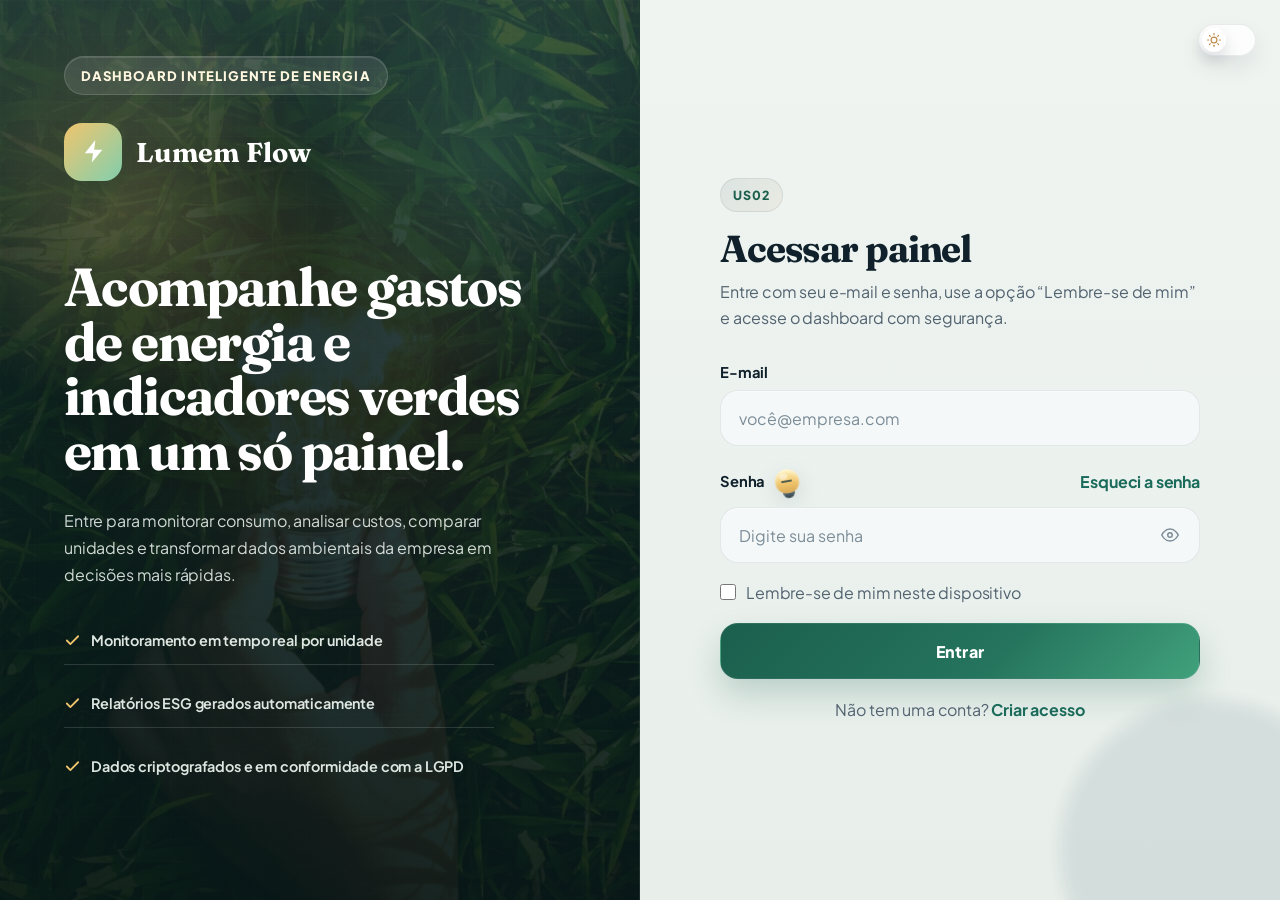
<file: index.html>
<!DOCTYPE html>
<html lang="pt-BR">
<head>
  <meta charset="UTF-8">
  <meta name="viewport" content="width=device-width, initial-scale=1.0">
  <title>Lumem Flow - Login</title>
  <meta name="description" content="Acesse o dashboard Lumem Flow para monitorar consumo de energia, analisar indicadores ESG e tomar decisões sustentáveis com dados em tempo real.">
  <meta name="theme-color" content="#123845">
  <link rel="icon" type="image/svg+xml" href="data:image/svg+xml,%3Csvg xmlns='http://www.w3.org/2000/svg' viewBox='0 0 24 24'%3E%3Crect width='24' height='24' rx='6' fill='%23bf8b46'/%3E%3Cpath d='M13 3L5 13h7l-1 8 9-11h-7l1-8z' fill='white'/%3E%3C/svg%3E">
  <link rel="preconnect" href="https://fonts.googleapis.com">
  <link rel="preconnect" href="https://fonts.gstatic.com" crossorigin>
  <link href="https://fonts.googleapis.com/css2?family=Fraunces:opsz,wght@9..144,600;9..144,700&family=Plus+Jakarta+Sans:wght@400;500;600;700;800&display=swap" rel="stylesheet">
  <link rel="stylesheet" href="style.css">
</head>
<body class="auth-page page-login" data-page="login">
  <div class="page-shell">
    <div class="theme-toggle">
      <button class="theme-toggle-track" id="themeToggle" aria-label="Alternar tema">
        <div class="theme-toggle-knob">
          <svg class="theme-toggle-icon icon-sun" viewBox="0 0 24 24" fill="none" stroke="currentColor" stroke-width="2" stroke-linecap="round" stroke-linejoin="round" aria-hidden="true">
            <circle cx="12" cy="12" r="5"/>
            <line x1="12" y1="1" x2="12" y2="3"/>
            <line x1="12" y1="21" x2="12" y2="23"/>
            <line x1="4.22" y1="4.22" x2="5.64" y2="5.64"/>
            <line x1="18.36" y1="18.36" x2="19.78" y2="19.78"/>
            <line x1="1" y1="12" x2="3" y2="12"/>
            <line x1="21" y1="12" x2="23" y2="12"/>
            <line x1="4.22" y1="19.78" x2="5.64" y2="18.36"/>
            <line x1="18.36" y1="5.64" x2="19.78" y2="4.22"/>
          </svg>
          <svg class="theme-toggle-icon icon-moon" viewBox="0 0 24 24" fill="none" stroke="currentColor" stroke-width="2" stroke-linecap="round" stroke-linejoin="round" aria-hidden="true">
            <path d="M21 12.79A9 9 0 1 1 11.21 3 7 7 0 0 0 21 12.79z"/>
          </svg>
        </div>
      </button>
    </div>

    <main class="auth-layout">
      <section class="hero-panel">
        <div class="hero-chip">Dashboard inteligente de energia</div>

        <div class="logo">
          <div class="logo-icon">
            <svg viewBox="0 0 24 24" fill="white" stroke="none" aria-hidden="true">
              <path d="M13 3L5 13h7l-1 8 9-11h-7l1-8z"/>
            </svg>
          </div>
          <span class="logo-text">Lumem Flow</span>
        </div>

        <h1 class="hero-title">Acompanhe gastos de energia e indicadores verdes em um s&oacute; painel.</h1>
        <p class="hero-text">Entre para monitorar consumo, analisar custos, comparar unidades e transformar dados ambientais da empresa em decis&otilde;es mais r&aacute;pidas.</p>

        <ul class="hero-features">
          <li>
            <svg viewBox="0 0 24 24" fill="none" stroke="currentColor" stroke-width="2.5" stroke-linecap="round" stroke-linejoin="round" aria-hidden="true"><path d="M20 6L9 17l-5-5"/></svg>
            <span>Monitoramento em tempo real por unidade</span>
          </li>
          <li>
            <svg viewBox="0 0 24 24" fill="none" stroke="currentColor" stroke-width="2.5" stroke-linecap="round" stroke-linejoin="round" aria-hidden="true"><path d="M20 6L9 17l-5-5"/></svg>
            <span>Relat&oacute;rios ESG gerados automaticamente</span>
          </li>
          <li>
            <svg viewBox="0 0 24 24" fill="none" stroke="currentColor" stroke-width="2.5" stroke-linecap="round" stroke-linejoin="round" aria-hidden="true"><path d="M20 6L9 17l-5-5"/></svg>
            <span>Dados criptografados e em conformidade com a LGPD</span>
          </li>
        </ul>
      </section>

      <section class="form-panel">
        <div class="form-card">
          <div class="form-card-top">
            <span class="eyebrow">US02</span>
            <h2 class="form-title">Acessar painel</h2>
            <p class="form-subtitle">Entre com seu e-mail e senha, use a op&ccedil;&atilde;o &ldquo;Lembre-se de mim&rdquo; e acesse o dashboard com seguran&ccedil;a.</p>
          </div>

          <form id="loginForm" novalidate>
            <div class="status-message" id="loginStatus" aria-live="polite"></div>

            <div class="field-group">
              <label for="email">E-mail</label>
              <div class="input-group">
                <input type="email" id="email" name="email" placeholder="voc&#234;@empresa.com" autocomplete="email" required>
              </div>
            </div>

            <div class="field-group">
              <div class="field-row">
                <div class="password-label-cluster">
                  <label for="senha">Senha</label>
                  <div class="password-watcher is-hidden" data-target="senha" aria-hidden="true">
                    <span class="watcher-halo"></span>
                    <span class="watcher-bulb">
                      <span class="watcher-eye"></span>
                    </span>
                    <span class="watcher-socket"></span>
                  </div>
                </div>
                <a href="recuperar-senha.html" class="link auth-nav-link" data-auth-nav="reset">Esqueci a senha</a>
              </div>
              <div class="input-group password-group">
                <input type="password" id="senha" name="senha" placeholder="Digite sua senha" autocomplete="current-password" required>
                <button type="button" class="toggle-password" data-target="senha" aria-label="Mostrar senha">
                  <svg class="eye-icon" viewBox="0 0 24 24" fill="none" stroke="currentColor" stroke-width="2" stroke-linecap="round" stroke-linejoin="round" aria-hidden="true">
                    <path d="M1 12s4-8 11-8 11 8 11 8-4 8-11 8-11-8-11-8z"/>
                    <circle cx="12" cy="12" r="3"/>
                  </svg>
                  <svg class="eye-off-icon hidden" viewBox="0 0 24 24" fill="none" stroke="currentColor" stroke-width="2" stroke-linecap="round" stroke-linejoin="round" aria-hidden="true">
                    <path d="M17.94 17.94A10.07 10.07 0 0 1 12 20c-7 0-11-8-11-8a18.45 18.45 0 0 1 5.06-5.94"/>
                    <path d="M9.9 4.24A9.12 9.12 0 0 1 12 4c7 0 11 8 11 8a18.5 18.5 0 0 1-2.16 3.19"/>
                    <path d="M14.12 14.12a3 3 0 1 1-4.24-4.24"/>
                    <line x1="1" y1="1" x2="23" y2="23"/>
                  </svg>
                </button>
              </div>
            </div>

            <div class="options-row">
              <label class="checkbox-label" for="lembrar">
                <input type="checkbox" id="lembrar" name="lembrar">
                <span>Lembre-se de mim neste dispositivo</span>
              </label>
            </div>

            <button type="submit" class="btn-primary">
              <span class="btn-label">Entrar</span>
              <span class="btn-spinner" aria-hidden="true"></span>
            </button>

            <p class="form-footer">
              N&atilde;o tem uma conta? <a href="cadastro.html" class="link auth-nav-link" data-auth-nav="register">Criar acesso</a>
            </p>
          </form>
        </div>
      </section>
    </main>
  </div>

  <script src="script.js"></script>
</body>
</html>
</file>
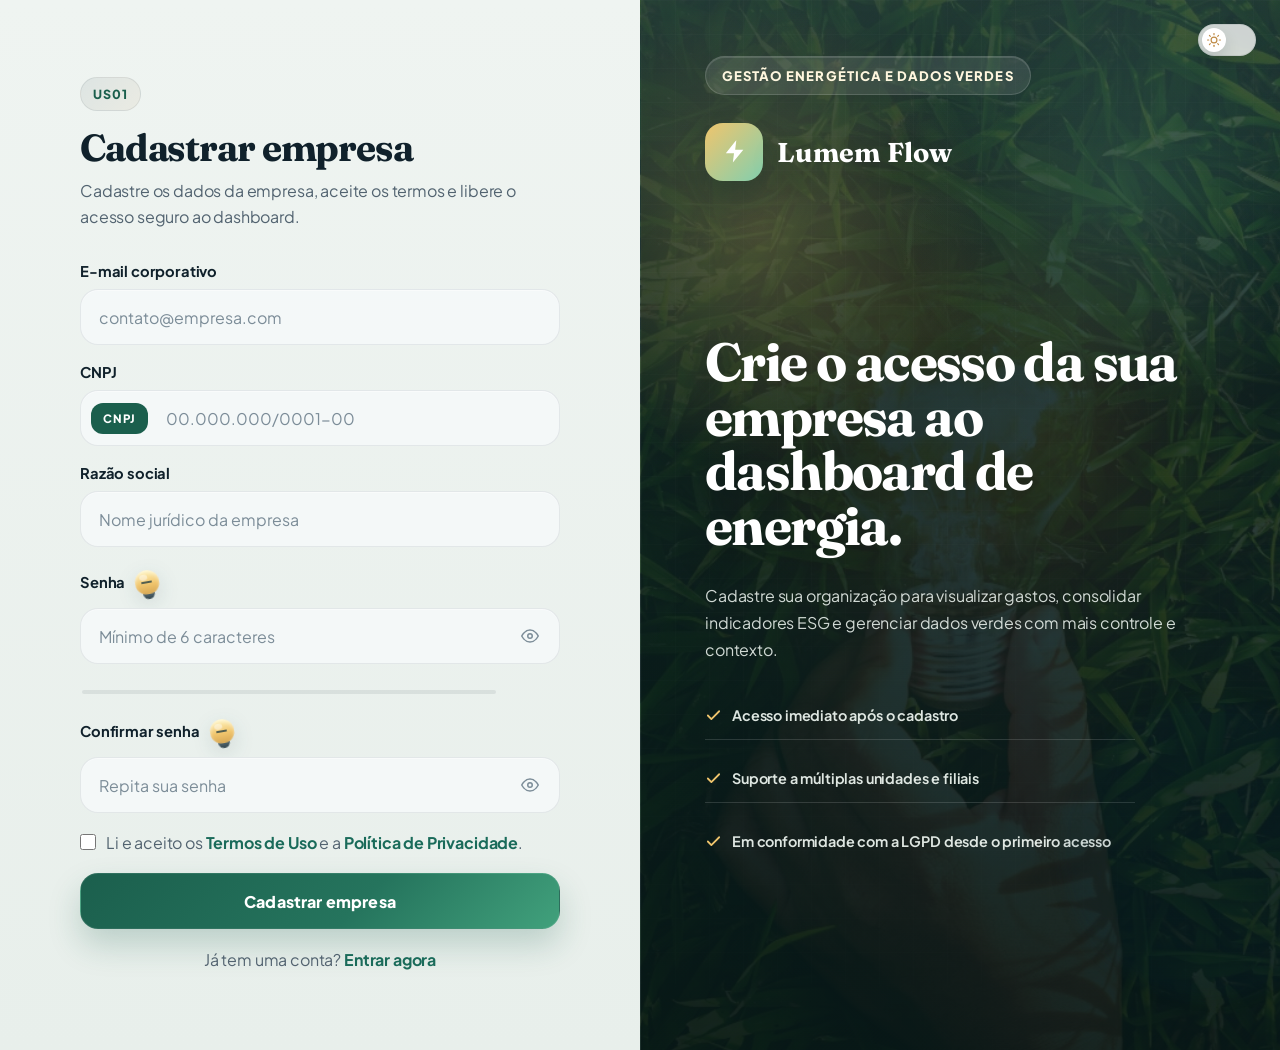
<file: cadastro.html>
<!DOCTYPE html>
<html lang="pt-BR">
<head>
  <meta charset="UTF-8">
  <meta name="viewport" content="width=device-width, initial-scale=1.0">
  <title>Lumem Flow - Cadastro</title>
  <meta name="description" content="Crie o acesso da sua empresa ao Lumem Flow e comece a monitorar consumo energético, gerar relatórios ESG e tomar decisões sustentáveis com dados em tempo real.">
  <meta name="theme-color" content="#123845">
  <link rel="icon" type="image/svg+xml" href="data:image/svg+xml,%3Csvg xmlns='http://www.w3.org/2000/svg' viewBox='0 0 24 24'%3E%3Crect width='24' height='24' rx='6' fill='%23bf8b46'/%3E%3Cpath d='M13 3L5 13h7l-1 8 9-11h-7l1-8z' fill='white'/%3E%3C/svg%3E">
  <link rel="preconnect" href="https://fonts.googleapis.com">
  <link rel="preconnect" href="https://fonts.gstatic.com" crossorigin>
  <link href="https://fonts.googleapis.com/css2?family=Fraunces:opsz,wght@9..144,600;9..144,700&family=Plus+Jakarta+Sans:wght@400;500;600;700;800&display=swap" rel="stylesheet">
  <link rel="stylesheet" href="style.css">
</head>
<body class="auth-page page-register" data-page="register">
  <div class="page-shell">
    <div class="theme-toggle">
      <button class="theme-toggle-track" id="themeToggle" aria-label="Alternar tema">
        <div class="theme-toggle-knob">
          <svg class="theme-toggle-icon icon-sun" viewBox="0 0 24 24" fill="none" stroke="currentColor" stroke-width="2" stroke-linecap="round" stroke-linejoin="round" aria-hidden="true">
            <circle cx="12" cy="12" r="5"/>
            <line x1="12" y1="1" x2="12" y2="3"/>
            <line x1="12" y1="21" x2="12" y2="23"/>
            <line x1="4.22" y1="4.22" x2="5.64" y2="5.64"/>
            <line x1="18.36" y1="18.36" x2="19.78" y2="19.78"/>
            <line x1="1" y1="12" x2="3" y2="12"/>
            <line x1="21" y1="12" x2="23" y2="12"/>
            <line x1="4.22" y1="19.78" x2="5.64" y2="18.36"/>
            <line x1="18.36" y1="5.64" x2="19.78" y2="4.22"/>
          </svg>
          <svg class="theme-toggle-icon icon-moon" viewBox="0 0 24 24" fill="none" stroke="currentColor" stroke-width="2" stroke-linecap="round" stroke-linejoin="round" aria-hidden="true">
            <path d="M21 12.79A9 9 0 0 1 11.21 3 7 7 0 0 0 21 12.79z"/>
          </svg>
        </div>
      </button>
    </div>

    <main class="auth-layout auth-layout-register">
      <section class="hero-panel">
        <div class="hero-chip">Gest&atilde;o energ&eacute;tica e dados verdes</div>

        <div class="logo">
          <div class="logo-icon">
            <svg viewBox="0 0 24 24" fill="white" stroke="none" aria-hidden="true">
              <path d="M13 3L5 13h7l-1 8 9-11h-7l1-8z"/>
            </svg>
          </div>
          <span class="logo-text">Lumem Flow</span>
        </div>

        <h1 class="hero-title">Crie o acesso da sua empresa ao dashboard de energia.</h1>
        <p class="hero-text">Cadastre sua organiza&ccedil;&atilde;o para visualizar gastos, consolidar indicadores ESG e gerenciar dados verdes com mais controle e contexto.</p>

        <ul class="hero-features">
          <li>
            <svg viewBox="0 0 24 24" fill="none" stroke="currentColor" stroke-width="2.5" stroke-linecap="round" stroke-linejoin="round" aria-hidden="true"><path d="M20 6L9 17l-5-5"/></svg>
            <span>Acesso imediato ap&oacute;s o cadastro</span>
          </li>
          <li>
            <svg viewBox="0 0 24 24" fill="none" stroke="currentColor" stroke-width="2.5" stroke-linecap="round" stroke-linejoin="round" aria-hidden="true"><path d="M20 6L9 17l-5-5"/></svg>
            <span>Suporte a m&uacute;ltiplas unidades e filiais</span>
          </li>
          <li>
            <svg viewBox="0 0 24 24" fill="none" stroke="currentColor" stroke-width="2.5" stroke-linecap="round" stroke-linejoin="round" aria-hidden="true"><path d="M20 6L9 17l-5-5"/></svg>
            <span>Em conformidade com a LGPD desde o primeiro acesso</span>
          </li>
        </ul>
      </section>

      <section class="form-panel">
        <div class="form-card">
          <div class="form-card-top">
            <span class="eyebrow">US01</span>
            <h2 class="form-title">Cadastrar empresa</h2>
            <p class="form-subtitle">Cadastre os dados da empresa, aceite os termos e libere o acesso seguro ao dashboard.</p>
          </div>

          <form id="cadastroForm" novalidate>
            <div class="status-message" id="cadastroStatus" aria-live="polite"></div>

            <div class="field-group">
              <label for="email">E-mail corporativo</label>
              <div class="input-group">
                <input type="email" id="email" name="email" placeholder="contato@empresa.com" autocomplete="email" required>
              </div>
            </div>

            <div class="field-group">
              <label for="cnpj">CNPJ</label>
              <div class="input-group cnpj-group">
                <span class="cnpj-badge">CNPJ</span>
                <input type="text" id="cnpj" name="cnpj" placeholder="00.000.000/0001-00" inputmode="numeric" autocomplete="off" required>
              </div>
            </div>

            <div class="field-group">
              <label for="razaoSocial">Raz&atilde;o social</label>
              <div class="input-group">
                <input type="text" id="razaoSocial" name="razaoSocial" placeholder="Nome jur&iacute;dico da empresa" autocomplete="organization" required>
              </div>
            </div>

            <div class="field-group">
              <div class="field-row password-field-head">
                <div class="password-label-cluster">
                  <label for="senha">Senha</label>
                  <div class="password-watcher is-hidden" data-target="senha" aria-hidden="true">
                    <span class="watcher-halo"></span>
                    <span class="watcher-bulb">
                      <span class="watcher-eye"></span>
                    </span>
                    <span class="watcher-socket"></span>
                  </div>
                </div>
              </div>
              <div class="input-group password-group">
                <input type="password" id="senha" name="senha" placeholder="M&iacute;nimo de 6 caracteres" autocomplete="new-password" required aria-describedby="senha-strength-label">
                <button type="button" class="toggle-password" data-target="senha" aria-label="Mostrar senha">
                  <svg class="eye-icon" viewBox="0 0 24 24" fill="none" stroke="currentColor" stroke-width="2" stroke-linecap="round" stroke-linejoin="round" aria-hidden="true">
                    <path d="M1 12s4-8 11-8 11 8 11 8-4 8-11 8-11-8-11-8z"/>
                    <circle cx="12" cy="12" r="3"/>
                  </svg>
                  <svg class="eye-off-icon hidden" viewBox="0 0 24 24" fill="none" stroke="currentColor" stroke-width="2" stroke-linecap="round" stroke-linejoin="round" aria-hidden="true">
                    <path d="M17.94 17.94A10.07 10.07 0 0 1 12 20c-7 0-11-8-11-8a18.45 18.45 0 0 1 5.06-5.94"/>
                    <path d="M9.9 4.24A9.12 9.12 0 0 1 12 4c7 0 11 8 11 8a18.5 18.5 0 0 1-2.16 3.19"/>
                    <path d="M14.12 14.12a3 3 0 1 1-4.24-4.24"/>
                    <line x1="1" y1="1" x2="23" y2="23"/>
                  </svg>
                </button>
              </div>
            </div>

              <div class="password-strength" id="senhaStrength" aria-hidden="true">
                <div class="strength-bar"><div class="strength-fill" id="strengthFill"></div></div>
                <span class="strength-label" id="senha-strength-label"></span>
              </div>

            <div class="field-group">
              <div class="field-row password-field-head">
                <div class="password-label-cluster">
                  <label for="confirmarSenha">Confirmar senha</label>
                  <div class="password-watcher is-hidden" data-target="confirmarSenha" aria-hidden="true">
                    <span class="watcher-halo"></span>
                    <span class="watcher-bulb">
                      <span class="watcher-eye"></span>
                    </span>
                    <span class="watcher-socket"></span>
                  </div>
                </div>
              </div>
              <div class="input-group password-group">
                <input type="password" id="confirmarSenha" name="confirmarSenha" placeholder="Repita sua senha" autocomplete="new-password" required>
                <button type="button" class="toggle-password" data-target="confirmarSenha" aria-label="Mostrar senha">
                  <svg class="eye-icon" viewBox="0 0 24 24" fill="none" stroke="currentColor" stroke-width="2" stroke-linecap="round" stroke-linejoin="round" aria-hidden="true">
                    <path d="M1 12s4-8 11-8 11 8 11 8-4 8-11 8-11-8-11-8z"/>
                    <circle cx="12" cy="12" r="3"/>
                  </svg>
                  <svg class="eye-off-icon hidden" viewBox="0 0 24 24" fill="none" stroke="currentColor" stroke-width="2" stroke-linecap="round" stroke-linejoin="round" aria-hidden="true">
                    <path d="M17.94 17.94A10.07 10.07 0 0 1 12 20c-7 0-11-8-11-8a18.45 18.45 0 0 1 5.06-5.94"/>
                    <path d="M9.9 4.24A9.12 9.12 0 0 1 12 4c7 0 11 8 11 8a18.5 18.5 0 0 1-2.16 3.19"/>
                    <path d="M14.12 14.12a3 3 0 1 1-4.24-4.24"/>
                    <line x1="1" y1="1" x2="23" y2="23"/>
                  </svg>
                </button>
              </div>
            </div>

            <div class="options-row options-column">
              <label class="checkbox-label" for="termos">
                <input type="checkbox" id="termos" name="termos" required>
                <span>Li e aceito os <a href="termos.html" class="link">Termos de Uso</a> e a <a href="politica-privacidade.html" class="link">Pol&iacute;tica de Privacidade</a>.</span>
              </label>
            </div>

            <button type="submit" class="btn-primary">
              <span class="btn-label">Cadastrar empresa</span>
              <span class="btn-spinner" aria-hidden="true"></span>
            </button>

            <p class="form-footer">
              J&aacute; tem uma conta? <a href="index.html" class="link auth-nav-link" data-auth-nav="login">Entrar agora</a>
            </p>
          </form>
        </div>
      </section>
    </main>
  </div>

  <script src="script.js"></script>
</body>
</html>
</file>
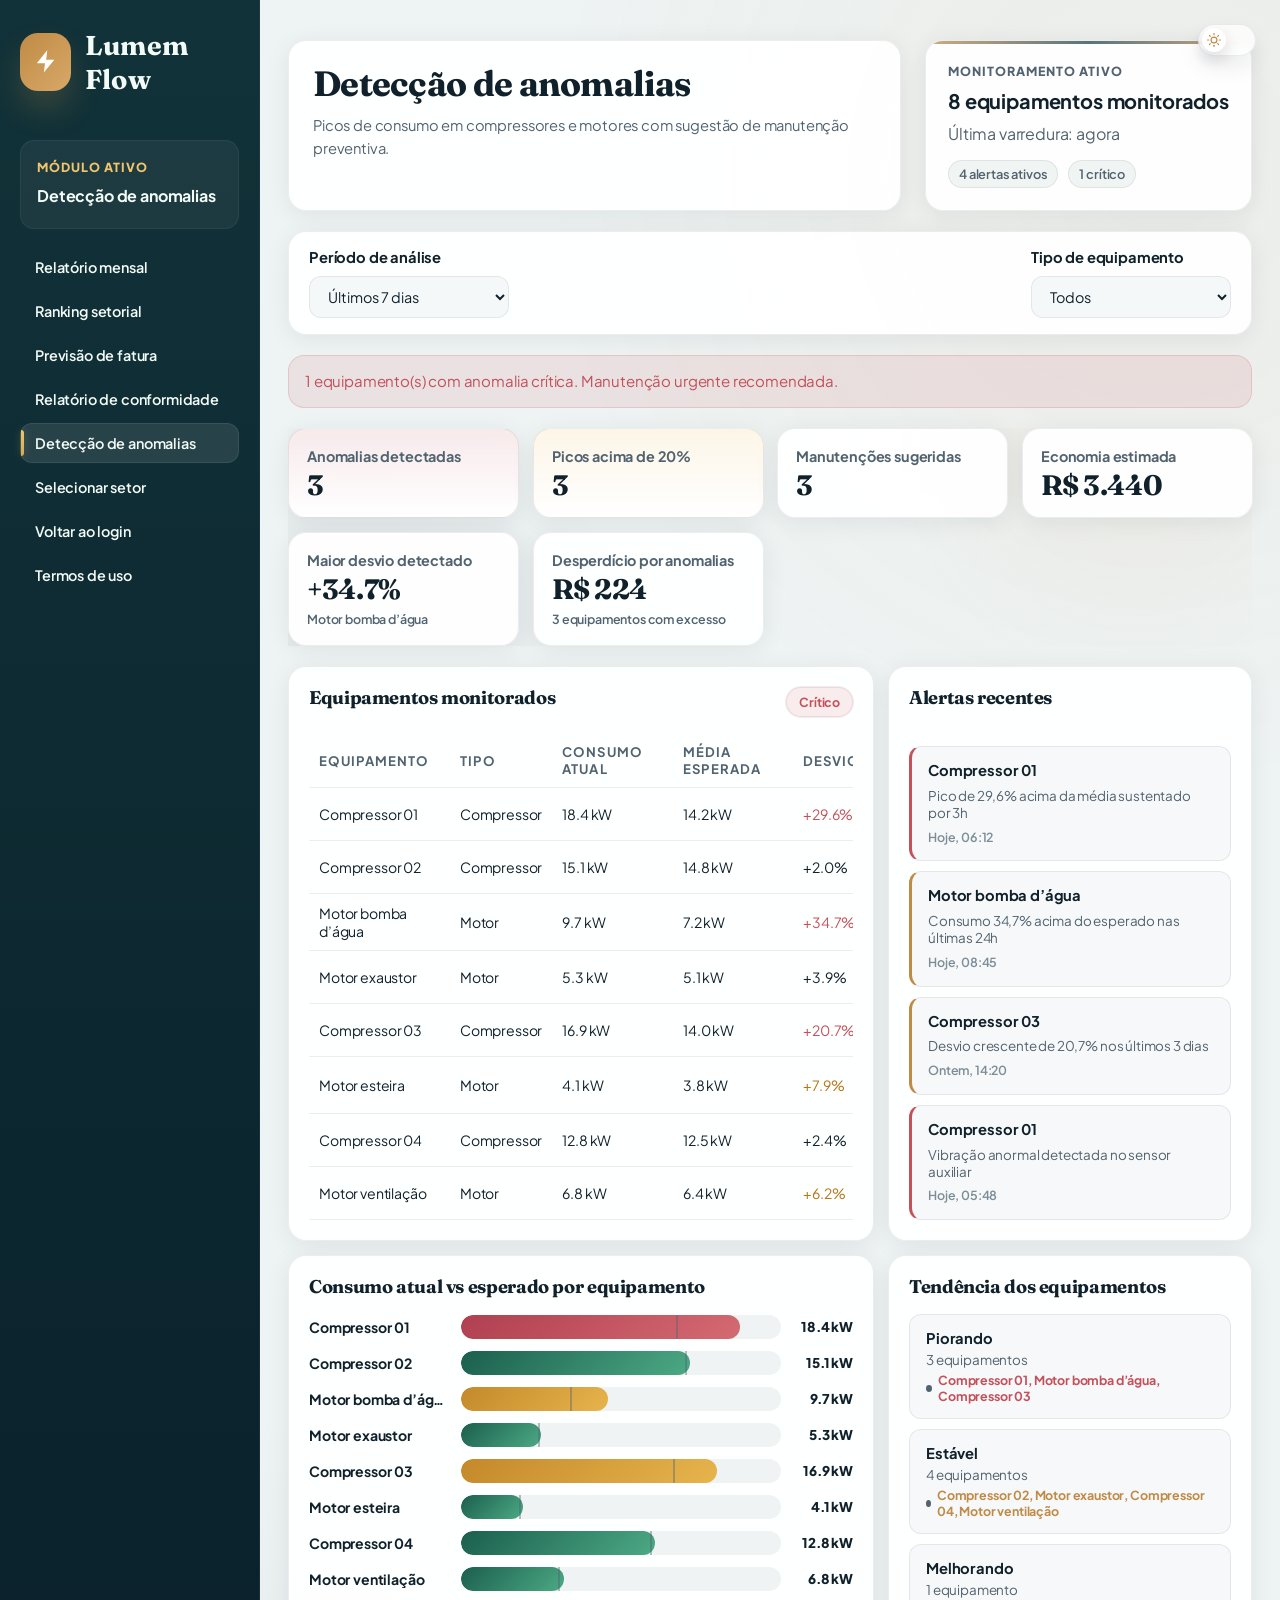
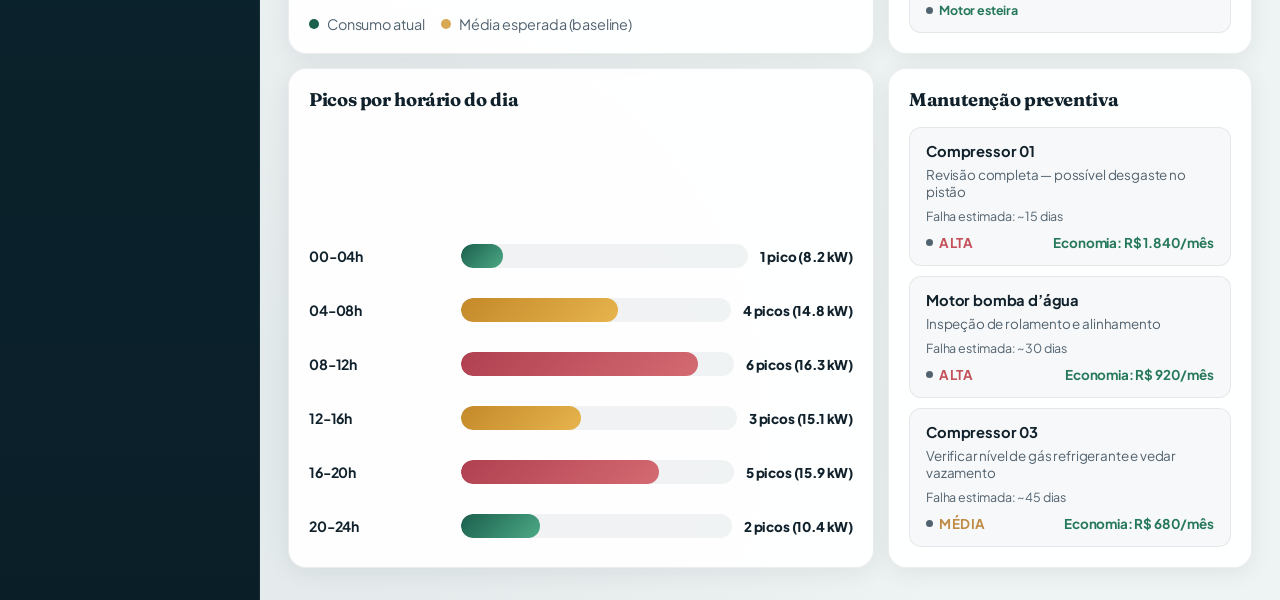
<file: deteccao-anomalias.html>
<!DOCTYPE html>
<html lang="pt-BR">
<head>
  <meta charset="UTF-8">
  <meta name="viewport" content="width=device-width, initial-scale=1.0">
  <title>Lumem Flow - Detec&ccedil;&atilde;o de Anomalias</title>
  <meta name="description" content="Detecte anomalias e picos no consumo de equipamentos para agendar manuten&ccedil;&atilde;o preventiva no Lumem Flow.">
  <meta name="theme-color" content="#123845">
  <link rel="icon" type="image/svg+xml" href="data:image/svg+xml,%3Csvg xmlns='http://www.w3.org/2000/svg' viewBox='0 0 24 24'%3E%3Crect width='24' height='24' rx='6' fill='%23bf8b46'/%3E%3Cpath d='M13 3L5 13h7l-1 8 9-11h-7l1-8z' fill='white'/%3E%3C/svg%3E">
  <link rel="preconnect" href="https://fonts.googleapis.com">
  <link rel="preconnect" href="https://fonts.gstatic.com" crossorigin>
  <link href="https://fonts.googleapis.com/css2?family=Fraunces:opsz,wght@9..144,600;9..144,700&family=Plus+Jakarta+Sans:wght@400;500;600;700;800&display=swap" rel="stylesheet">
  <link rel="stylesheet" href="style.css">
</head>
<body class="dashboard-page anomaly-page" data-page="anomaly">
  <div class="theme-toggle">
    <button class="theme-toggle-track" id="themeToggle" aria-label="Alternar tema">
      <div class="theme-toggle-knob">
        <svg class="theme-toggle-icon icon-sun" viewBox="0 0 24 24" fill="none" stroke="currentColor" stroke-width="2" stroke-linecap="round" stroke-linejoin="round" aria-hidden="true">
          <circle cx="12" cy="12" r="5"/>
          <line x1="12" y1="1" x2="12" y2="3"/>
          <line x1="12" y1="21" x2="12" y2="23"/>
          <line x1="4.22" y1="4.22" x2="5.64" y2="5.64"/>
          <line x1="18.36" y1="18.36" x2="19.78" y2="19.78"/>
          <line x1="1" y1="12" x2="3" y2="12"/>
          <line x1="21" y1="12" x2="23" y2="12"/>
          <line x1="4.22" y1="19.78" x2="5.64" y2="18.36"/>
          <line x1="18.36" y1="5.64" x2="19.78" y2="4.22"/>
        </svg>
        <svg class="theme-toggle-icon icon-moon" viewBox="0 0 24 24" fill="none" stroke="currentColor" stroke-width="2" stroke-linecap="round" stroke-linejoin="round" aria-hidden="true">
          <path d="M21 12.79A9 9 0 1 1 11.21 3 7 7 0 0 0 21 12.79z"/>
        </svg>
      </div>
    </button>
  </div>

  <div class="dashboard-shell">
    <aside class="dashboard-sidebar">
      <div class="dashboard-brand">
        <div class="logo">
          <div class="logo-icon">
            <svg viewBox="0 0 24 24" fill="white" stroke="none" aria-hidden="true">
              <path d="M13 3L5 13h7l-1 8 9-11h-7l1-8z"/>
            </svg>
          </div>
          <span class="logo-text">Lumem Flow</span>
        </div>
      </div>

      <div class="sidebar-block">
        <span class="sidebar-label">M&oacute;dulo ativo</span>
        <strong>Detec&ccedil;&atilde;o de anomalias</strong>
      </div>

      <nav class="sidebar-nav" aria-label="Navega&ccedil;&atilde;o principal">
        <a href="relatorio-esg.html" class="sidebar-link">Relat&oacute;rio mensal</a>
        <a href="ranking-setorial.html" class="sidebar-link">Ranking setorial</a>
        <a href="previsao-fatura.html" class="sidebar-link">Previs&atilde;o de fatura</a>
        <a href="relatorio-conformidade.html" class="sidebar-link">Relat&oacute;rio de conformidade</a>
        <a href="deteccao-anomalias.html" class="sidebar-link is-active">Detec&ccedil;&atilde;o de anomalias</a>
        <a href="index.html" class="sidebar-link">Voltar ao login</a>
        <a href="termos.html" class="sidebar-link">Termos de uso</a>
      </nav>
    </aside>

    <main class="dashboard-main">
      <header class="report-hero">
        <div class="report-hero-copy">
          <h1>Detec&ccedil;&atilde;o de anomalias</h1>
          <p>Picos de consumo em compressores e motores com sugest&atilde;o de manuten&ccedil;&atilde;o preventiva.</p>
        </div>

        <div class="report-hero-card">
          <span class="hero-card-label">Monitoramento ativo</span>
          <strong id="anomalyEquipCount">6 equipamentos monitorados</strong>
          <span id="anomalyLastScan">&Uacute;ltima varredura: agora</span>
          <div class="hero-card-meta">
            <span id="anomalyAlertCount">3 alertas ativos</span>
            <span id="anomalySeverity">1 cr&iacute;tico</span>
          </div>
        </div>
      </header>

      <section class="toolbar-card">
        <div class="toolbar-group">
          <label for="anomalyPeriodSelect">Per&iacute;odo de an&aacute;lise</label>
          <div class="dashboard-select">
            <select id="anomalyPeriodSelect" aria-label="Selecionar per&iacute;odo">
              <option value="7d" selected>&Uacute;ltimos 7 dias</option>
              <option value="30d">&Uacute;ltimos 30 dias</option>
              <option value="90d">&Uacute;ltimos 90 dias</option>
            </select>
          </div>
        </div>

        <div class="toolbar-group">
          <label for="anomalyTypeSelect">Tipo de equipamento</label>
          <div class="dashboard-select">
            <select id="anomalyTypeSelect" aria-label="Selecionar tipo de equipamento">
              <option value="all" selected>Todos</option>
              <option value="compressor">Compressores</option>
              <option value="motor">Motores</option>
            </select>
          </div>
        </div>
      </section>

      <div class="status-message" id="anomalyStatus" aria-live="polite"></div>

      <section class="metrics-grid anomaly-metrics" aria-label="Indicadores de anomalias">
        <article class="metric-card metric-card-alert">
          <span class="metric-label">Anomalias detectadas</span>
          <strong class="metric-value" id="anomalyTotal">0</strong>
        </article>

        <article class="metric-card metric-card-warning">
          <span class="metric-label">Picos acima de 20%</span>
          <strong class="metric-value" id="anomalySpikes">0</strong>
        </article>

        <article class="metric-card">
          <span class="metric-label">Manuten&ccedil;&otilde;es sugeridas</span>
          <strong class="metric-value" id="anomalyMaintenance">0</strong>
        </article>

        <article class="metric-card">
          <span class="metric-label">Economia estimada</span>
          <strong class="metric-value" id="anomalySavings">R$ 0</strong>
        </article>

        <article class="metric-card">
          <span class="metric-label">Maior desvio detectado</span>
          <strong class="metric-value" id="anomalyMaxDeviation">0%</strong>
          <span class="metric-sublabel" id="anomalyMaxDeviationEquip"></span>
        </article>

        <article class="metric-card">
          <span class="metric-label">Desperd&iacute;cio por anomalias</span>
          <strong class="metric-value" id="anomalyWasteCost">R$ 0</strong>
          <span class="metric-sublabel" id="anomalyWasteLabel"></span>
        </article>
      </section>

      <section class="anomaly-board">
        <article class="report-card report-card-wide">
          <div class="card-head">
            <h2>Equipamentos monitorados</h2>
            <span class="status-pill" id="anomalyOverallStatus">Aten&ccedil;&atilde;o</span>
          </div>

          <div class="table-wrap">
            <table class="report-table">
              <thead>
                <tr>
                  <th>Equipamento</th>
                  <th>Tipo</th>
                  <th>Consumo atual</th>
                  <th>M&eacute;dia esperada</th>
                  <th>Desvio</th>
                  <th>Status</th>
                  <th>Tend&ecirc;ncia</th>
                </tr>
              </thead>
              <tbody id="anomalyTableBody">
                <tr>
                  <td colspan="7">Carregando equipamentos...</td>
                </tr>
              </tbody>
            </table>
          </div>
        </article>

        <article class="report-card">
          <div class="card-head">
            <h2>Alertas recentes</h2>
          </div>

          <div class="anomaly-alert-list" id="anomalyAlertList">
            <div class="anomaly-alert-item">
              <span>Carregando alertas...</span>
            </div>
          </div>
        </article>

        <article class="report-card report-card-wide">
          <div class="card-head">
            <h2>Consumo atual vs esperado por equipamento</h2>
          </div>

          <div class="anomaly-chart-area">
            <div class="anomaly-bars" id="anomalyBars">
              <div class="anomaly-bar-row">
                <span>Carregando gr&aacute;fico...</span>
              </div>
            </div>
            <div class="meter-legend" style="margin-top:12px">
              <span><i class="legend-dot actual-dot"></i>Consumo atual</span>
              <span><i class="legend-dot goal-dot"></i>M&eacute;dia esperada (baseline)</span>
            </div>
          </div>
        </article>

        <article class="report-card">
          <div class="card-head">
            <h2>Tend&ecirc;ncia dos equipamentos</h2>
          </div>

          <div class="compliance-summary-list" id="anomalyTrendList">
            <div class="compliance-summary-item"><span>Carregando tend&ecirc;ncia...</span></div>
          </div>
        </article>

        <article class="report-card report-card-wide">
          <div class="card-head">
            <h2>Picos por hor&aacute;rio do dia</h2>
          </div>

          <div class="anomaly-chart-area">
            <div class="anomaly-bars" id="anomalyHourlyBars">
              <div class="anomaly-bar-row">
                <span>Carregando hor&aacute;rios...</span>
              </div>
            </div>
          </div>
        </article>

        <article class="report-card">
          <div class="card-head">
            <h2>Manuten&ccedil;&atilde;o preventiva</h2>
          </div>

          <div class="maintenance-list" id="maintenanceList">
            <div class="maintenance-item">
              <span>Carregando sugest&otilde;es...</span>
            </div>
          </div>
        </article>
      </section>
    </main>
  </div>

  <script src="script.js"></script>
</body>
</html>
</file>
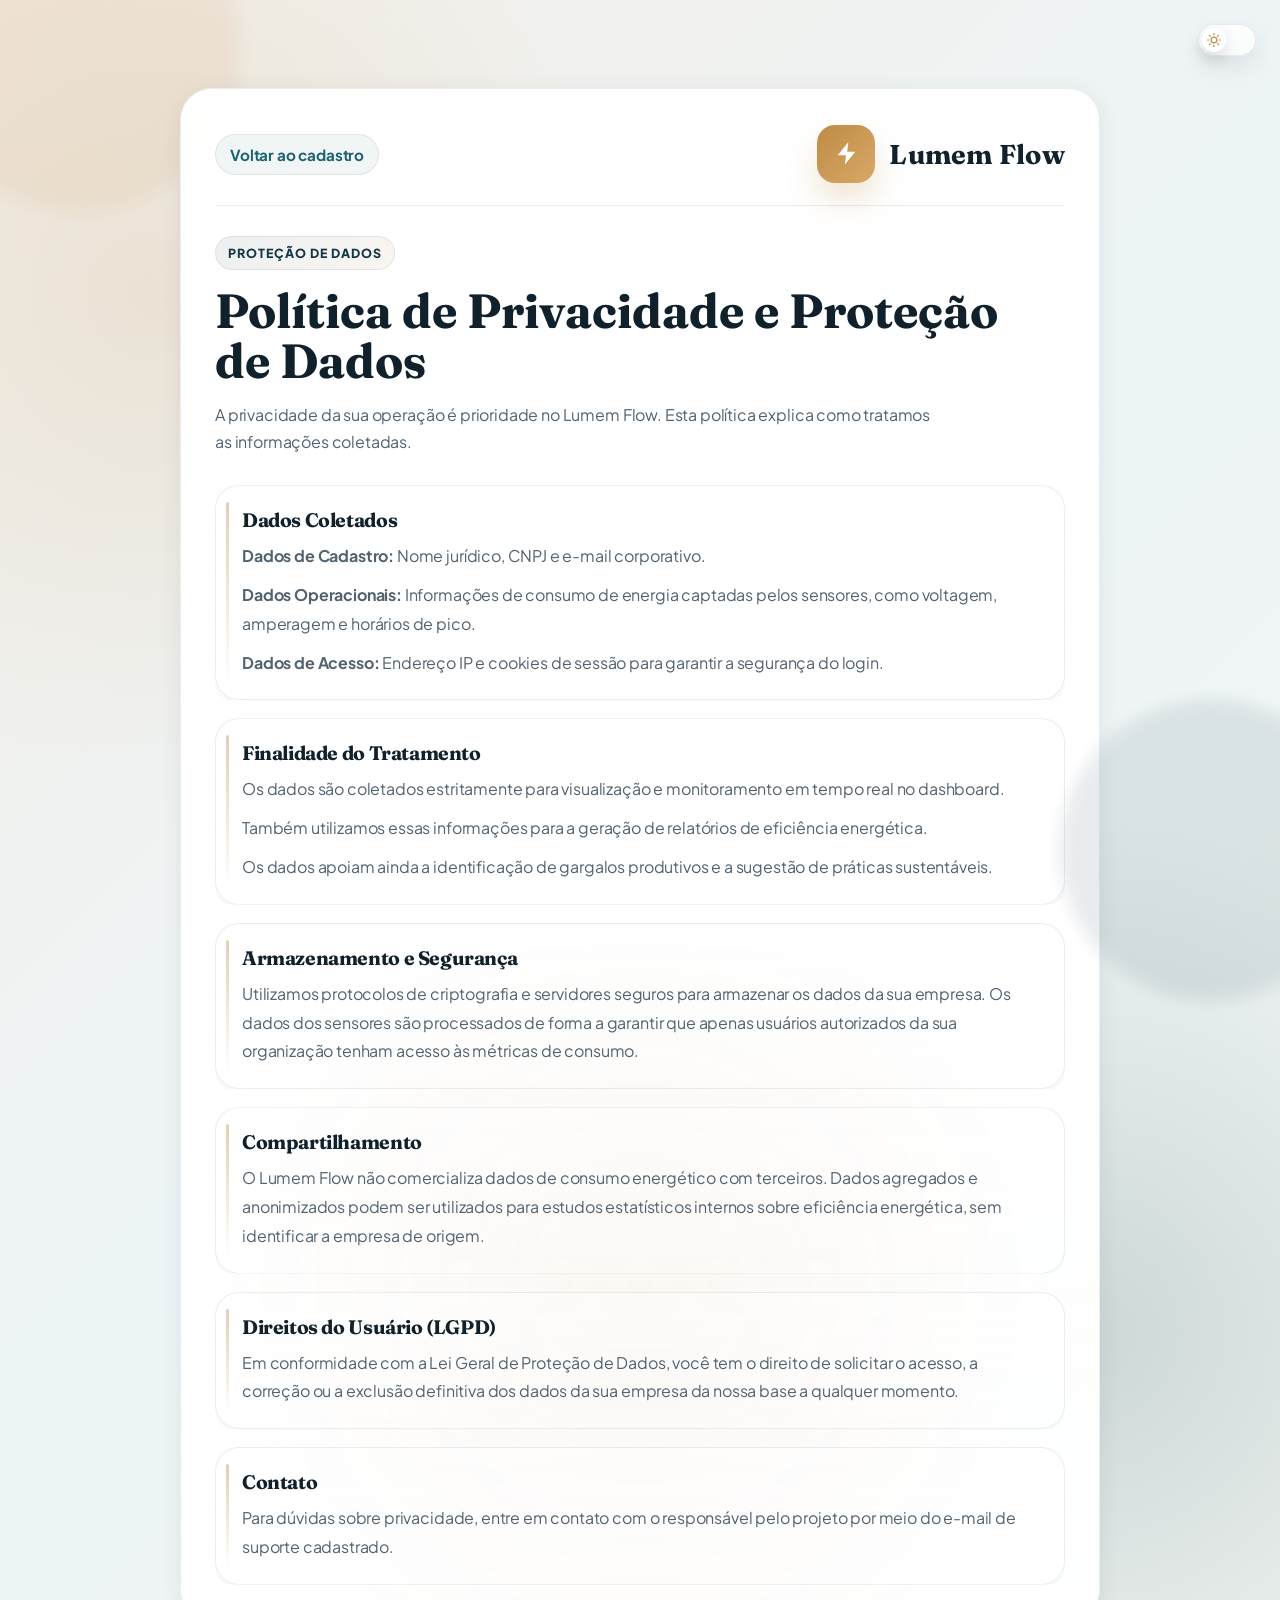
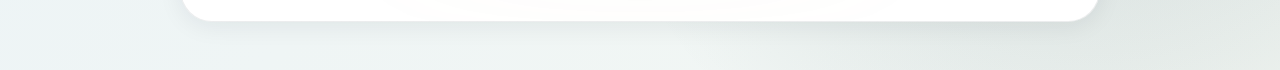
<file: politica-privacidade.html>
<!DOCTYPE html>
<html lang="pt-BR">
<head>
  <meta charset="UTF-8">
  <meta name="viewport" content="width=device-width, initial-scale=1.0">
  <title>Lumem Flow - Pol&iacute;tica de Privacidade</title>
  <meta name="description" content="Saiba como o Lumem Flow coleta, armazena e protege os dados da sua empresa, em conformidade com a LGPD.">
  <meta name="theme-color" content="#123845">
  <link rel="icon" type="image/svg+xml" href="data:image/svg+xml,%3Csvg xmlns='http://www.w3.org/2000/svg' viewBox='0 0 24 24'%3E%3Crect width='24' height='24' rx='6' fill='%23bf8b46'/%3E%3Cpath d='M13 3L5 13h7l-1 8 9-11h-7l1-8z' fill='white'/%3E%3C/svg%3E">
  <link rel="preconnect" href="https://fonts.googleapis.com">
  <link rel="preconnect" href="https://fonts.gstatic.com" crossorigin>
  <link href="https://fonts.googleapis.com/css2?family=Fraunces:opsz,wght@9..144,600;9..144,700&family=Plus+Jakarta+Sans:wght@400;500;600;700;800&display=swap" rel="stylesheet">
  <link rel="stylesheet" href="style.css">
</head>
<body class="legal-page">
  <div class="page-shell legal-shell">
    <div class="theme-toggle">
      <button class="theme-toggle-track" id="themeToggle" aria-label="Alternar tema">
        <div class="theme-toggle-knob">
          <svg class="theme-toggle-icon icon-sun" viewBox="0 0 24 24" fill="none" stroke="currentColor" stroke-width="2" stroke-linecap="round" stroke-linejoin="round" aria-hidden="true">
            <circle cx="12" cy="12" r="5"/>
            <line x1="12" y1="1" x2="12" y2="3"/>
            <line x1="12" y1="21" x2="12" y2="23"/>
            <line x1="4.22" y1="4.22" x2="5.64" y2="5.64"/>
            <line x1="18.36" y1="18.36" x2="19.78" y2="19.78"/>
            <line x1="1" y1="12" x2="3" y2="12"/>
            <line x1="21" y1="12" x2="23" y2="12"/>
            <line x1="4.22" y1="19.78" x2="5.64" y2="18.36"/>
            <line x1="18.36" y1="5.64" x2="19.78" y2="4.22"/>
          </svg>
          <svg class="theme-toggle-icon icon-moon" viewBox="0 0 24 24" fill="none" stroke="currentColor" stroke-width="2" stroke-linecap="round" stroke-linejoin="round" aria-hidden="true">
            <path d="M21 12.79A9 9 0 1 1 11.21 3 7 7 0 0 0 21 12.79z"/>
          </svg>
        </div>
      </button>
    </div>

    <main class="legal-layout">
      <div class="legal-card">
        <div class="legal-topbar">
          <a href="cadastro.html" class="link legal-back">Voltar ao cadastro</a>
          <div class="logo legal-logo">
            <div class="logo-icon">
              <svg viewBox="0 0 24 24" fill="white" stroke="none" aria-hidden="true">
                <path d="M13 3L5 13h7l-1 8 9-11h-7l1-8z"/>
              </svg>
            </div>
            <span class="logo-text">Lumem Flow</span>
          </div>
        </div>

        <header class="legal-header">
          <span class="eyebrow">Prote&ccedil;&atilde;o de dados</span>
          <h1 class="legal-title">Pol&iacute;tica de Privacidade e Prote&ccedil;&atilde;o de Dados</h1>
          <p class="legal-subtitle">A privacidade da sua opera&ccedil;&atilde;o &eacute; prioridade no Lumem Flow. Esta pol&iacute;tica explica como tratamos as informa&ccedil;&otilde;es coletadas.</p>
        </header>

        <section class="legal-section">
          <h2>Dados Coletados</h2>
          <p><strong>Dados de Cadastro:</strong> Nome jur&iacute;dico, CNPJ e e-mail corporativo.</p>
          <p>
            <strong>Dados Operacionais:</strong> Informa&ccedil;&otilde;es de consumo de energia captadas pelos sensores, como voltagem, amperagem e hor&aacute;rios de pico.
          </p>
          <p><strong>Dados de Acesso:</strong> Endere&ccedil;o IP e cookies de sess&atilde;o para garantir a seguran&ccedil;a do login.</p>
        </section>

        <section class="legal-section">
          <h2>Finalidade do Tratamento</h2>
          <p>Os dados s&atilde;o coletados estritamente para visualiza&ccedil;&atilde;o e monitoramento em tempo real no dashboard.</p>
          <p>Tamb&eacute;m utilizamos essas informa&ccedil;&otilde;es para a gera&ccedil;&atilde;o de relat&oacute;rios de efici&ecirc;ncia energ&eacute;tica.</p>
          <p>Os dados apoiam ainda a identifica&ccedil;&atilde;o de gargalos produtivos e a sugest&atilde;o de pr&aacute;ticas sustent&aacute;veis.</p>
        </section>

        <section class="legal-section">
          <h2>Armazenamento e Seguran&ccedil;a</h2>
          <p>Utilizamos protocolos de criptografia e servidores seguros para armazenar os dados da sua empresa. Os dados dos sensores s&atilde;o processados de forma a garantir que apenas usu&aacute;rios autorizados da sua organiza&ccedil;&atilde;o tenham acesso &agrave;s m&eacute;tricas de consumo.</p>
        </section>

        <section class="legal-section">
          <h2>Compartilhamento</h2>
          <p>O Lumem Flow n&atilde;o comercializa dados de consumo energ&eacute;tico com terceiros. Dados agregados e anonimizados podem ser utilizados para estudos estat&iacute;sticos internos sobre efici&ecirc;ncia energ&eacute;tica, sem identificar a empresa de origem.</p>
        </section>

        <section class="legal-section">
          <h2>Direitos do Usu&aacute;rio (LGPD)</h2>
          <p>Em conformidade com a Lei Geral de Prote&ccedil;&atilde;o de Dados, voc&ecirc; tem o direito de solicitar o acesso, a corre&ccedil;&atilde;o ou a exclus&atilde;o definitiva dos dados da sua empresa da nossa base a qualquer momento.</p>
        </section>

        <section class="legal-section">
          <h2>Contato</h2>
          <p>Para d&uacute;vidas sobre privacidade, entre em contato com o respons&aacute;vel pelo projeto por meio do e-mail de suporte cadastrado.</p>
        </section>
      </div>
    </main>
  </div>

  <script src="script.js"></script>
</body>
</html>
</file>
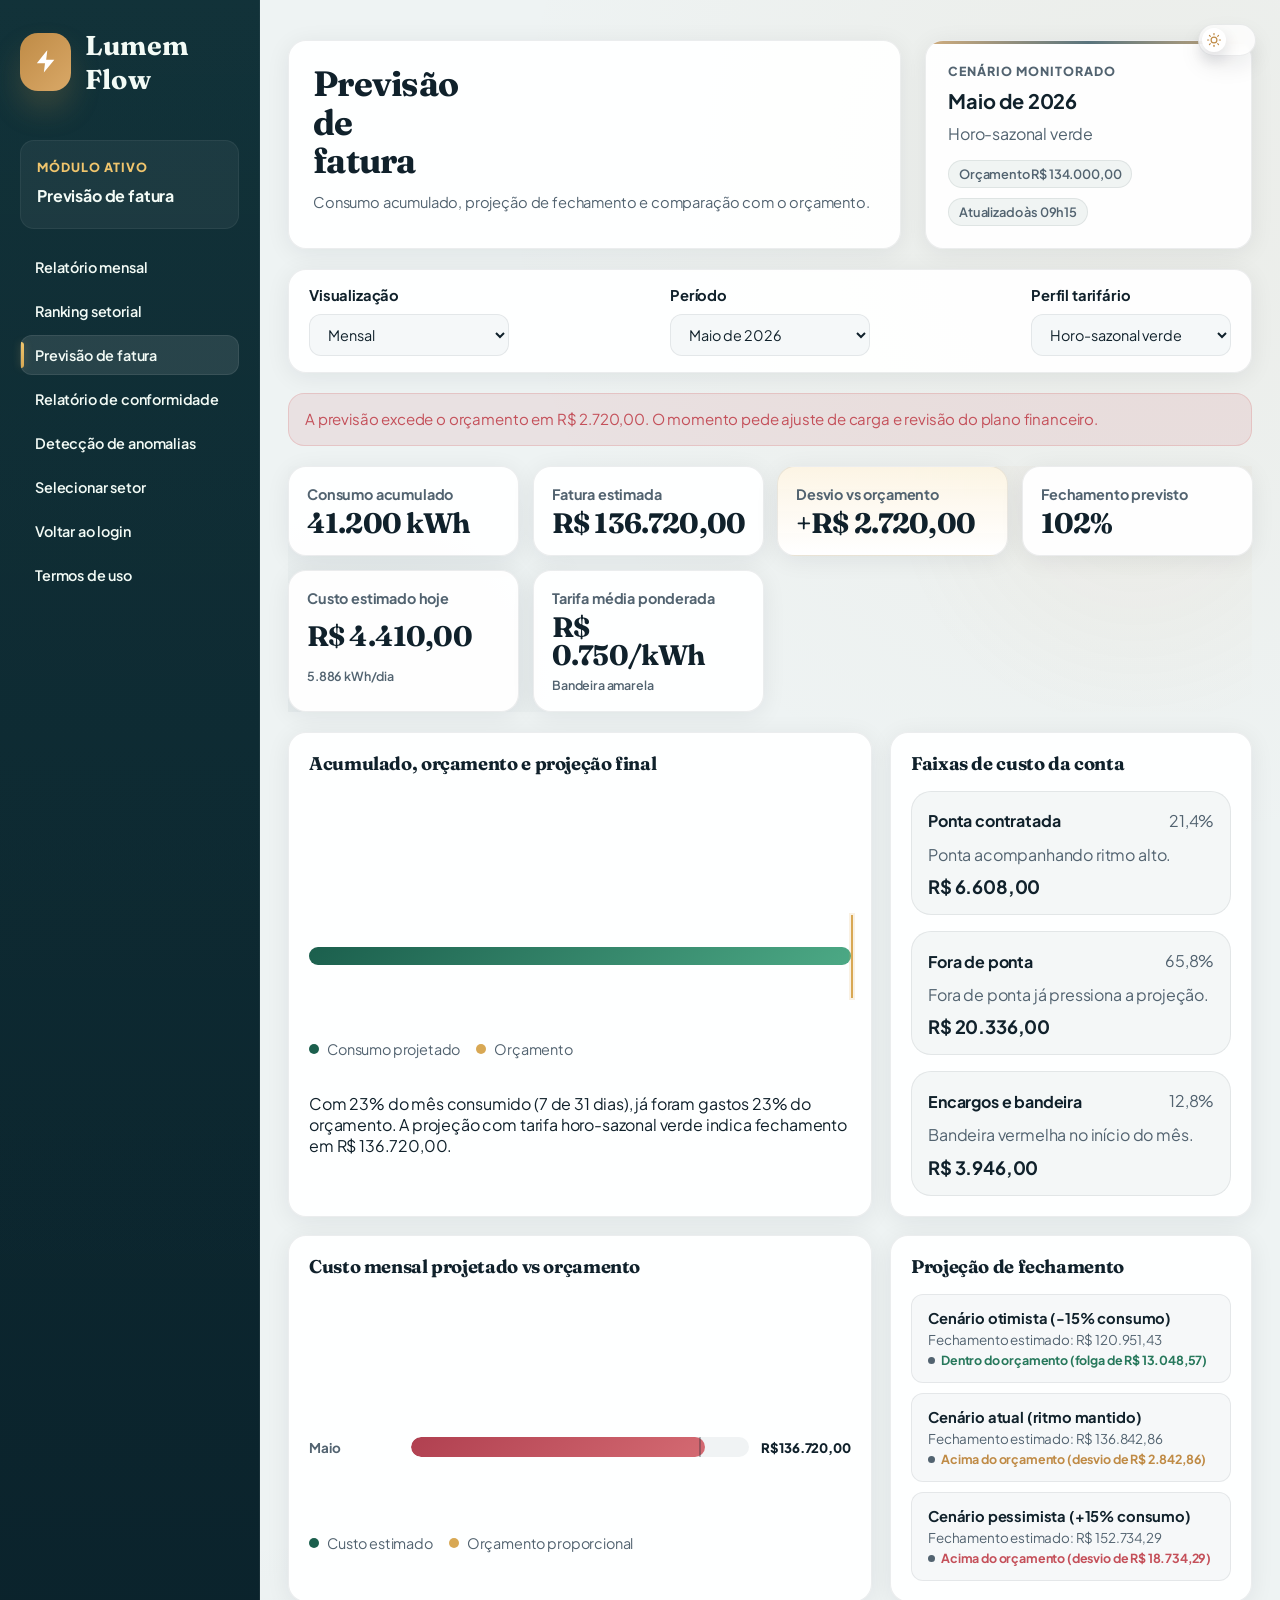
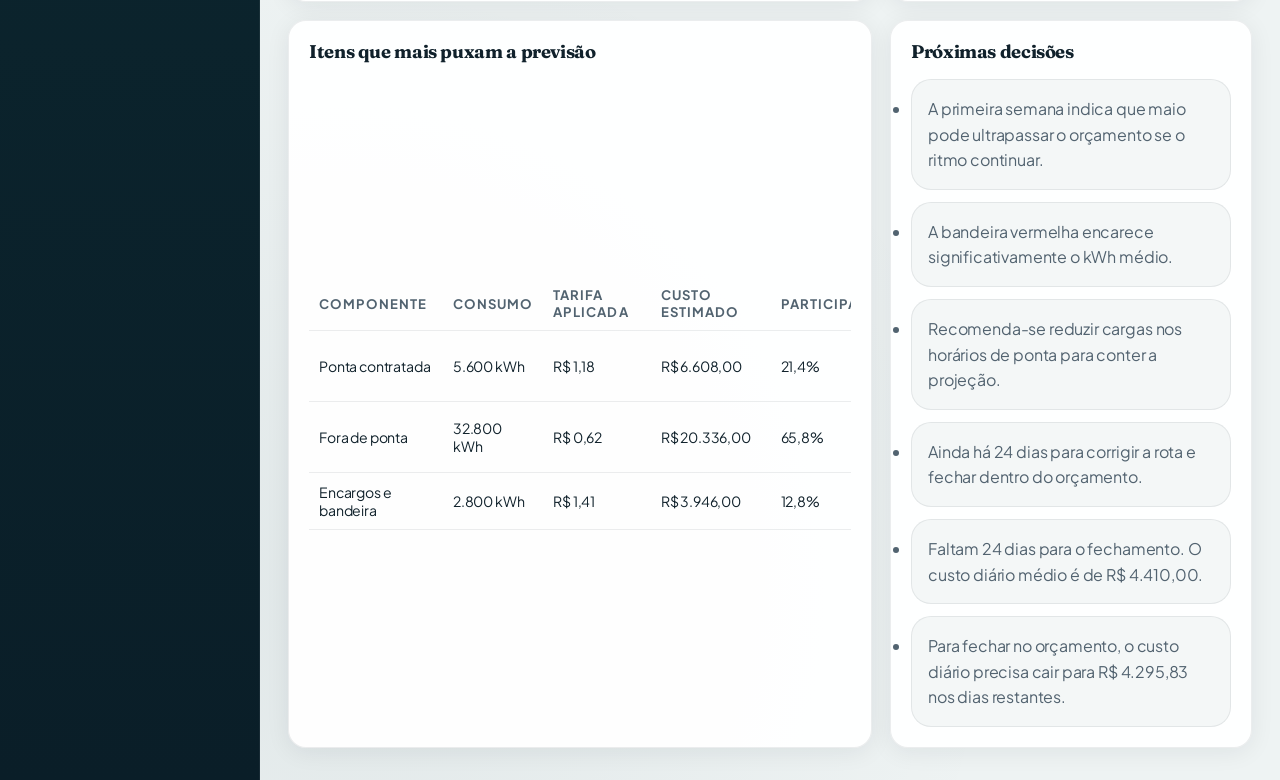
<file: previsao-fatura.html>
<!DOCTYPE html>
<html lang="pt-BR">
<head>
  <meta charset="UTF-8">
  <meta name="viewport" content="width=device-width, initial-scale=1.0">
  <title>Lumem Flow - Previs&atilde;o de Fatura</title>
  <meta name="description" content="Veja a estimativa reativa em tempo real da fatura mensal baseada em kWh e tarifa para ajustar o orçamento com antecedência.">
  <meta name="theme-color" content="#123845">
  <link rel="icon" type="image/svg+xml" href="data:image/svg+xml,%3Csvg xmlns='http://www.w3.org/2000/svg' viewBox='0 0 24 24'%3E%3Crect width='24' height='24' rx='6' fill='%23bf8b46'/%3E%3Cpath d='M13 3L5 13h7l-1 8 9-11h-7l1-8z' fill='white'/%3E%3C/svg%3E">
  <link rel="preconnect" href="https://fonts.googleapis.com">
  <link rel="preconnect" href="https://fonts.gstatic.com" crossorigin>
  <link href="https://fonts.googleapis.com/css2?family=Fraunces:opsz,wght@9..144,600;9..144,700&family=Plus+Jakarta+Sans:wght@400;500;600;700;800&display=swap" rel="stylesheet">
  <link rel="stylesheet" href="style.css">
</head>
<body class="dashboard-page forecast-page" data-page="forecast">
  <div class="theme-toggle">
    <button class="theme-toggle-track" id="themeToggle" aria-label="Alternar tema">
      <div class="theme-toggle-knob">
        <svg class="theme-toggle-icon icon-sun" viewBox="0 0 24 24" fill="none" stroke="currentColor" stroke-width="2" stroke-linecap="round" stroke-linejoin="round" aria-hidden="true">
          <circle cx="12" cy="12" r="5"/>
          <line x1="12" y1="1" x2="12" y2="3"/>
          <line x1="12" y1="21" x2="12" y2="23"/>
          <line x1="4.22" y1="4.22" x2="5.64" y2="5.64"/>
          <line x1="18.36" y1="18.36" x2="19.78" y2="19.78"/>
          <line x1="1" y1="12" x2="3" y2="12"/>
          <line x1="21" y1="12" x2="23" y2="12"/>
          <line x1="4.22" y1="19.78" x2="5.64" y2="18.36"/>
          <line x1="18.36" y1="5.64" x2="19.78" y2="4.22"/>
        </svg>
        <svg class="theme-toggle-icon icon-moon" viewBox="0 0 24 24" fill="none" stroke="currentColor" stroke-width="2" stroke-linecap="round" stroke-linejoin="round" aria-hidden="true">
          <path d="M21 12.79A9 9 0 1 1 11.21 3 7 7 0 0 0 21 12.79z"/>
        </svg>
      </div>
    </button>
  </div>

  <div class="dashboard-shell">
    <aside class="dashboard-sidebar">
      <div class="dashboard-brand">
        <div class="logo">
          <div class="logo-icon">
            <svg viewBox="0 0 24 24" fill="white" stroke="none" aria-hidden="true">
              <path d="M13 3L5 13h7l-1 8 9-11h-7l1-8z"/>
            </svg>
          </div>
          <span class="logo-text">Lumem Flow</span>
        </div>
      </div>

      <div class="sidebar-block">
        <span class="sidebar-label">M&oacute;dulo ativo</span>
        <strong>Previs&atilde;o de fatura</strong>
      </div>

      <nav class="sidebar-nav" aria-label="Navegação principal">
        <a href="relatorio-esg.html" class="sidebar-link">Relat&oacute;rio mensal</a>
        <a href="ranking-setorial.html" class="sidebar-link">Ranking setorial</a>
        <a href="previsao-fatura.html" class="sidebar-link is-active">Previs&atilde;o de fatura</a>
        <a href="relatorio-conformidade.html" class="sidebar-link">Relat&oacute;rio de conformidade</a>
        <a href="deteccao-anomalias.html" class="sidebar-link">Detec&ccedil;&atilde;o de anomalias</a>
        <a href="index.html" class="sidebar-link">Voltar ao login</a>
        <a href="termos.html" class="sidebar-link">Termos de uso</a>
      </nav>

    </aside>

    <main class="dashboard-main">
      <header class="report-hero forecast-hero">
        <div class="report-hero-copy">
          <h1>Previs&atilde;o de fatura</h1>
          <p>Consumo acumulado, proje&ccedil;&atilde;o de fechamento e compara&ccedil;&atilde;o com o or&ccedil;amento.</p>
        </div>

        <div class="report-hero-card">
          <span class="hero-card-label">Cen&aacute;rio monitorado</span>
          <strong id="forecastCycleTitle">Mar&ccedil;o de 2026</strong>
          <span id="forecastCycleSubtitle">Tarifa horo-sazonal verde</span>
          <div class="hero-card-meta">
            <span id="forecastBudgetLabel">Orçamento R$ 132.000</span>
            <span id="forecastUpdatedAt">Atualizado às 14h20</span>
          </div>
        </div>
      </header>

      <section class="toolbar-card">
        <div class="toolbar-group">
          <label for="forecastViewSelect">Visualiza&ccedil;&atilde;o</label>
          <div class="dashboard-select">
            <select id="forecastViewSelect" aria-label="Selecionar visualiza&ccedil;&atilde;o">
              <option value="monthly" selected>Mensal</option>
              <option value="weekly">Semanal</option>
              <option value="daily">Di&aacute;rio</option>
            </select>
          </div>
        </div>

        <div class="toolbar-group">
          <label for="forecastMonthSelect">Per&iacute;odo</label>
          <div class="dashboard-select">
            <select id="forecastMonthSelect" aria-label="Selecionar m&ecirc;s da previs&atilde;o">
              <option value="2026-01">Janeiro de 2026</option>
              <option value="2026-02">Fevereiro de 2026</option>
              <option value="2026-03">Mar&ccedil;o de 2026</option>
              <option value="2026-04">Abril de 2026</option>
              <option value="2026-05" selected>Maio de 2026</option>
            </select>
          </div>
        </div>

        <div class="toolbar-group">
          <label for="forecastTariffSelect">Perfil tarif&aacute;rio</label>
          <div class="dashboard-select">
            <select id="forecastTariffSelect" aria-label="Selecionar perfil tarif&aacute;rio">
              <option value="green" selected>Horo-sazonal verde</option>
              <option value="blue">Horo-sazonal azul</option>
              <option value="flat">Convencional</option>
            </select>
          </div>
        </div>
      </section>

      <div class="status-message" id="forecastStatus" aria-live="polite"></div>

      <section class="metrics-grid forecast-metrics" aria-label="Indicadores da previs&atilde;o financeira">
        <article class="metric-card">
          <span class="metric-label">Consumo acumulado</span>
          <strong class="metric-value" id="forecastAccumulatedKwh">0 kWh</strong>
        </article>

        <article class="metric-card">
          <span class="metric-label">Fatura estimada</span>
          <strong class="metric-value" id="forecastProjectedBill">R$ 0</strong>
        </article>

        <article class="metric-card metric-card-warning">
          <span class="metric-label">Desvio vs or&ccedil;amento</span>
          <strong class="metric-value" id="forecastBudgetDelta">R$ 0</strong>
        </article>

        <article class="metric-card">
          <span class="metric-label">Fechamento previsto</span>
          <strong class="metric-value" id="forecastCommitment">0%</strong>
        </article>

        <article class="metric-card">
          <span class="metric-label">Custo estimado hoje</span>
          <strong class="metric-value" id="forecastDailyCost">R$ 0</strong>
          <span class="metric-sublabel" id="forecastDailyKwh"></span>
        </article>

        <article class="metric-card">
          <span class="metric-label">Tarifa m&eacute;dia ponderada</span>
          <strong class="metric-value" id="forecastAvgTariff">R$ 0</strong>
          <span class="metric-sublabel" id="forecastTariffFlag"></span>
        </article>
      </section>

      <section class="forecast-board">
        <article class="report-card report-card-wide">
          <div class="card-head">
            <div>
              <span class="card-kicker">Curva financeira</span>
              <h2>Acumulado, orçamento e projeção final</h2>
            </div>
          </div>

          <div class="forecast-panel">
            <div class="budget-gauge">
              <div class="budget-gauge-track"></div>
              <div class="budget-gauge-fill" id="forecastGaugeFill"></div>
              <div class="budget-gauge-limit" id="forecastGaugeLimit"></div>
            </div>
            <div class="meter-legend">
              <span><i class="legend-dot actual-dot"></i>Consumo projetado</span>
              <span><i class="legend-dot goal-dot"></i>Orçamento</span>
            </div>
            <p class="chart-footnote" id="forecastNarrative">Carregando leitura financeira.</p>
          </div>
        </article>

        <article class="report-card">
          <div class="card-head">
            <div>
              <span class="card-kicker">Composição tarifária</span>
              <h2>Faixas de custo da conta</h2>
            </div>
          </div>

          <div class="tariff-stack" id="tariffStack">
            <div class="tariff-item">
              <span>Carregando tarifa...</span>
            </div>
          </div>
        </article>

        <article class="report-card report-card-wide">
          <div class="card-head">
            <div>
              <span class="card-kicker">Evolu&ccedil;&atilde;o de custo</span>
              <h2 id="forecastProgressTitle">Custo estimado por per&iacute;odo</h2>
            </div>
          </div>

          <div class="forecast-progress-area">
            <div class="compliance-bars" id="forecastProgressBars">
              <div class="compliance-bar-group"><span>Carregando...</span></div>
            </div>
            <div class="meter-legend" style="margin-top:12px">
              <span><i class="legend-dot actual-dot"></i>Custo estimado</span>
              <span><i class="legend-dot goal-dot"></i>Or&ccedil;amento proporcional</span>
            </div>
          </div>
        </article>

        <article class="report-card">
          <div class="card-head">
            <div>
              <span class="card-kicker">Simula&ccedil;&atilde;o de cen&aacute;rio</span>
              <h2>Proje&ccedil;&atilde;o de fechamento</h2>
            </div>
          </div>

          <div class="compliance-summary-list" id="forecastScenario">
            <div class="compliance-summary-item"><span>Carregando cen&aacute;rio...</span></div>
          </div>
        </article>

        <article class="report-card report-card-wide">
          <div class="card-head">
            <div>
              <span class="card-kicker">Composi&ccedil;&atilde;o tarif&aacute;ria</span>
              <h2>Itens que mais puxam a previs&atilde;o</h2>
            </div>
          </div>

          <div class="table-wrap">
            <table class="report-table">
              <thead>
                <tr>
                  <th>Componente</th>
                  <th>Consumo</th>
                  <th>Tarifa aplicada</th>
                  <th>Custo estimado</th>
                  <th>Participa&ccedil;&atilde;o</th>
                  <th>Leitura</th>
                </tr>
              </thead>
              <tbody id="forecastComponentTableBody">
                <tr>
                  <td colspan="6">Carregando itens...</td>
                </tr>
              </tbody>
            </table>
          </div>
        </article>

        <article class="report-card">
          <div class="card-head">
            <div>
              <span class="card-kicker">Ajuste de or&ccedil;amento</span>
              <h2>Pr&oacute;ximas decis&otilde;es</h2>
            </div>
          </div>

          <ul class="insight-list" id="forecastInsights">
            <li>Carregando recomenda&ccedil;&otilde;es...</li>
          </ul>
        </article>
      </section>
    </main>
  </div>

  <script src="script.js"></script>
</body>
</html>
</file>
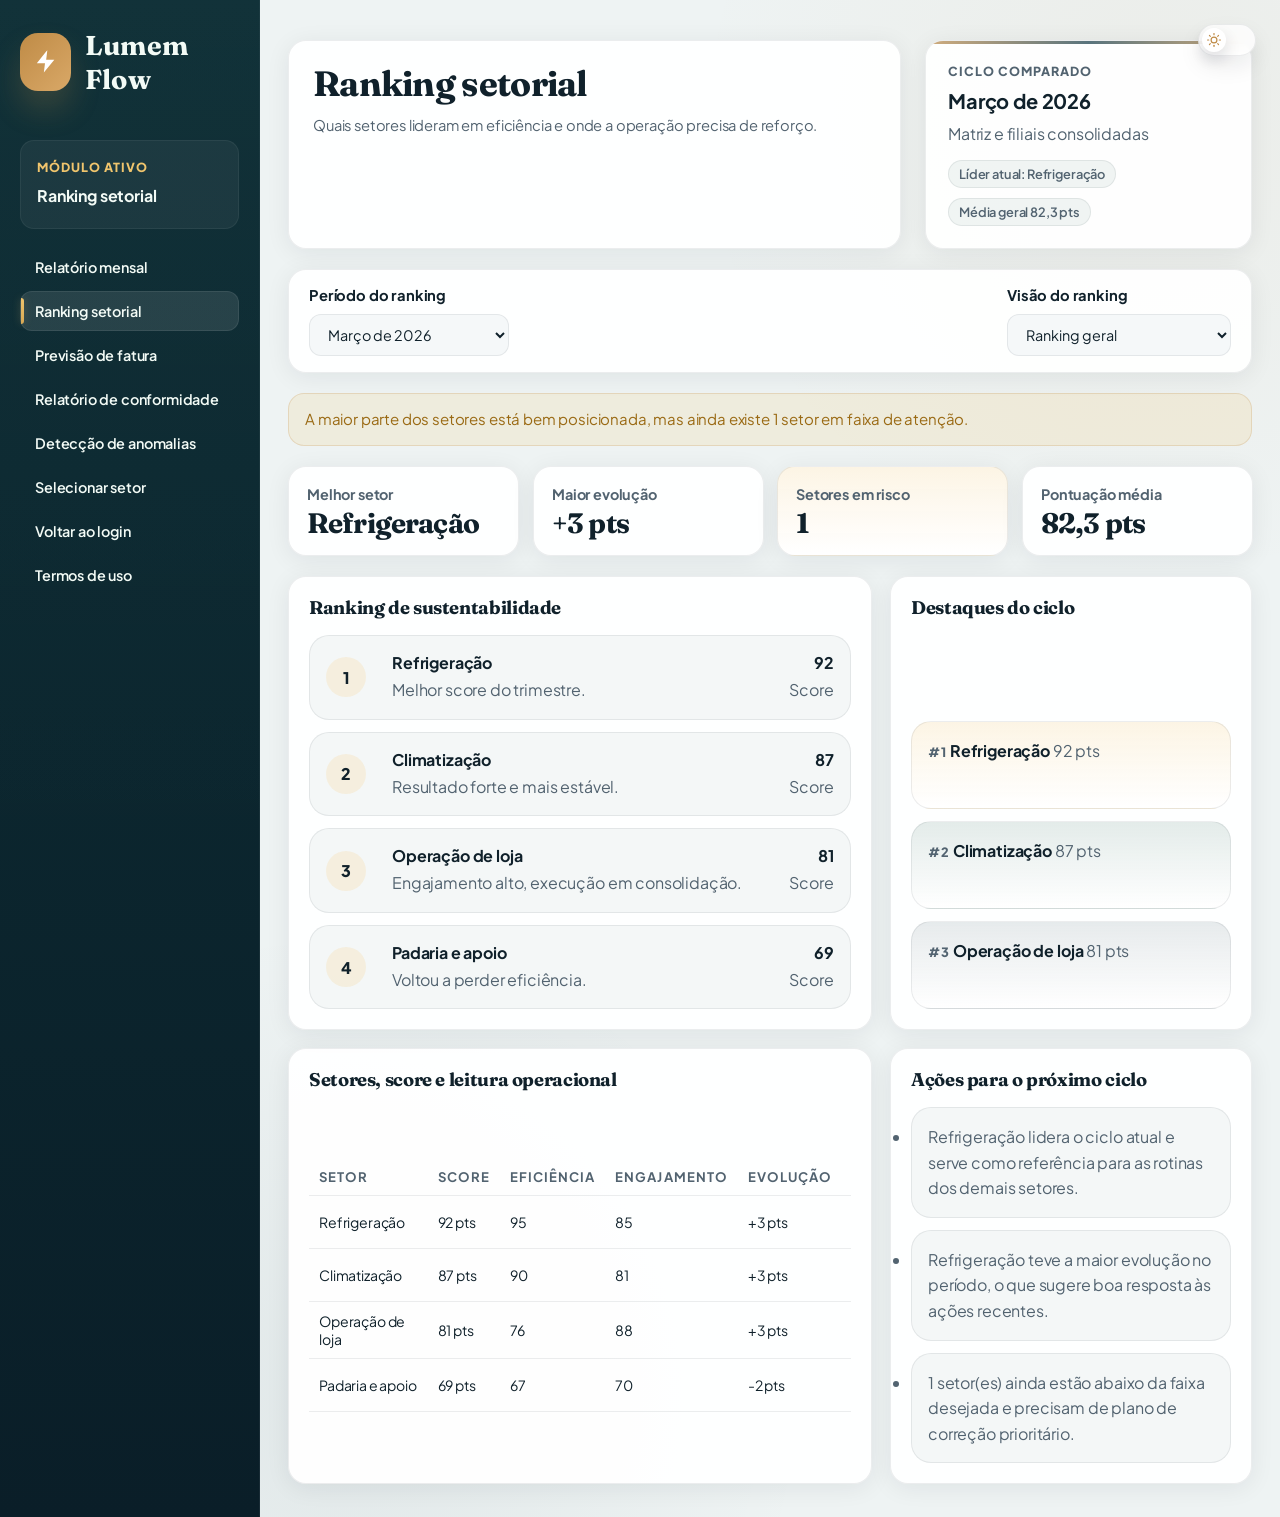
<file: ranking-setorial.html>
<!DOCTYPE html>
<html lang="pt-BR">
<head>
  <meta charset="UTF-8">
  <meta name="viewport" content="width=device-width, initial-scale=1.0">
  <title>Lumem Flow - Ranking Setorial</title>
  <meta name="description" content="Acompanhe o ranking setorial de sustentabilidade com pontuação, eficiência energética e destaques entre os setores da operação.">
  <meta name="theme-color" content="#123845">
  <link rel="icon" type="image/svg+xml" href="data:image/svg+xml,%3Csvg xmlns='http://www.w3.org/2000/svg' viewBox='0 0 24 24'%3E%3Crect width='24' height='24' rx='6' fill='%23bf8b46'/%3E%3Cpath d='M13 3L5 13h7l-1 8 9-11h-7l1-8z' fill='white'/%3E%3C/svg%3E">
  <link rel="preconnect" href="https://fonts.googleapis.com">
  <link rel="preconnect" href="https://fonts.gstatic.com" crossorigin>
  <link href="https://fonts.googleapis.com/css2?family=Fraunces:opsz,wght@9..144,600;9..144,700&family=Plus+Jakarta+Sans:wght@400;500;600;700;800&display=swap" rel="stylesheet">
  <link rel="stylesheet" href="style.css">
</head>
<body class="dashboard-page ranking-page" data-page="ranking">
  <div class="theme-toggle">
    <button class="theme-toggle-track" id="themeToggle" aria-label="Alternar tema">
      <div class="theme-toggle-knob">
        <svg class="theme-toggle-icon icon-sun" viewBox="0 0 24 24" fill="none" stroke="currentColor" stroke-width="2" stroke-linecap="round" stroke-linejoin="round" aria-hidden="true">
          <circle cx="12" cy="12" r="5"/>
          <line x1="12" y1="1" x2="12" y2="3"/>
          <line x1="12" y1="21" x2="12" y2="23"/>
          <line x1="4.22" y1="4.22" x2="5.64" y2="5.64"/>
          <line x1="18.36" y1="18.36" x2="19.78" y2="19.78"/>
          <line x1="1" y1="12" x2="3" y2="12"/>
          <line x1="21" y1="12" x2="23" y2="12"/>
          <line x1="4.22" y1="19.78" x2="5.64" y2="18.36"/>
          <line x1="18.36" y1="5.64" x2="19.78" y2="4.22"/>
        </svg>
        <svg class="theme-toggle-icon icon-moon" viewBox="0 0 24 24" fill="none" stroke="currentColor" stroke-width="2" stroke-linecap="round" stroke-linejoin="round" aria-hidden="true">
          <path d="M21 12.79A9 9 0 1 1 11.21 3 7 7 0 0 0 21 12.79z"/>
        </svg>
      </div>
    </button>
  </div>

  <div class="dashboard-shell">
    <aside class="dashboard-sidebar">
      <div class="dashboard-brand">
        <div class="logo">
          <div class="logo-icon">
            <svg viewBox="0 0 24 24" fill="white" stroke="none" aria-hidden="true">
              <path d="M13 3L5 13h7l-1 8 9-11h-7l1-8z"/>
            </svg>
          </div>
          <span class="logo-text">Lumem Flow</span>
        </div>
      </div>

      <div class="sidebar-block">
        <span class="sidebar-label">M&oacute;dulo ativo</span>
        <strong>Ranking setorial</strong>
      </div>

      <nav class="sidebar-nav" aria-label="Navega&ccedil;&atilde;o principal">
        <a href="relatorio-esg.html" class="sidebar-link">Relat&oacute;rio mensal</a>
        <a href="ranking-setorial.html" class="sidebar-link is-active">Ranking setorial</a>
        <a href="previsao-fatura.html" class="sidebar-link">Previs&atilde;o de fatura</a>
        <a href="relatorio-conformidade.html" class="sidebar-link">Relat&oacute;rio de conformidade</a>
        <a href="deteccao-anomalias.html" class="sidebar-link">Detec&ccedil;&atilde;o de anomalias</a>
        <a href="index.html" class="sidebar-link">Voltar ao login</a>
        <a href="termos.html" class="sidebar-link">Termos de uso</a>
      </nav>

    </aside>

    <main class="dashboard-main">
      <header class="report-hero ranking-hero">
        <div class="report-hero-copy">
          <h1>Ranking setorial</h1>
          <p>Quais setores lideram em efici&ecirc;ncia e onde a opera&ccedil;&atilde;o precisa de refor&ccedil;o.</p>
        </div>

        <div class="report-hero-card">
          <span class="hero-card-label">Ciclo comparado</span>
          <strong id="rankingCycleTitle">Mar&ccedil;o de 2026</strong>
          <span id="rankingCycleSubtitle">Matriz e filiais consolidadas</span>
          <div class="hero-card-meta">
            <span id="rankingChampion">L&iacute;der atual: Refrigera&ccedil;&atilde;o</span>
            <span id="rankingAverage">M&eacute;dia geral 0 pts</span>
          </div>
        </div>
      </header>

      <section class="toolbar-card">
        <div class="toolbar-group">
          <label for="rankingPeriodSelect">Per&iacute;odo do ranking</label>
          <div class="dashboard-select">
            <select id="rankingPeriodSelect" aria-label="Selecionar período do ranking">
              <option value="2026-01">Janeiro de 2026</option>
              <option value="2026-02">Fevereiro de 2026</option>
              <option value="2026-03" selected>Mar&ccedil;o de 2026</option>
            </select>
          </div>
        </div>

        <div class="toolbar-group">
          <label for="rankingViewSelect">Vis&atilde;o do ranking</label>
          <div class="dashboard-select">
            <select id="rankingViewSelect" aria-label="Selecionar visão do ranking">
              <option value="score" selected>Ranking geral</option>
              <option value="efficiency">Efici&ecirc;ncia energ&eacute;tica</option>
              <option value="engagement">Engajamento operacional</option>
            </select>
          </div>
        </div>
      </section>

      <div class="status-message" id="rankingStatus" aria-live="polite"></div>

      <section class="metrics-grid ranking-metrics" aria-label="Indicadores do ranking setorial">
        <article class="metric-card">
          <span class="metric-label">Melhor setor</span>
          <strong class="metric-value" id="rankingTopSector">-</strong>
        </article>

        <article class="metric-card">
          <span class="metric-label">Maior evolu&ccedil;&atilde;o</span>
          <strong class="metric-value" id="rankingBiggestGain">0 pts</strong>
        </article>

        <article class="metric-card metric-card-warning">
          <span class="metric-label">Setores em risco</span>
          <strong class="metric-value" id="rankingRiskCount">0</strong>
        </article>

        <article class="metric-card">
          <span class="metric-label">Pontua&ccedil;&atilde;o m&eacute;dia</span>
          <strong class="metric-value" id="rankingAverageScore">0 pts</strong>
        </article>
      </section>

      <section class="ranking-board">
        <article class="report-card report-card-wide">
          <div class="card-head">
            <div>
              <span class="card-kicker">P&oacute;dio setorial</span>
              <h2>Ranking de sustentabilidade</h2>
            </div>
          </div>

          <div class="leaderboard-list" id="rankingLeaderboard">
            <div class="leaderboard-row">
              <span>Carregando ranking...</span>
            </div>
          </div>
        </article>

        <article class="report-card">
          <div class="card-head">
            <div>
              <span class="card-kicker">Top 3</span>
              <h2>Destaques do ciclo</h2>
            </div>
          </div>

          <div class="podium-grid" id="rankingPodium">
            <div class="podium-card">
              <span>Carregando p&oacute;dio...</span>
            </div>
          </div>
        </article>

        <article class="report-card report-card-wide">
          <div class="card-head">
            <div>
              <span class="card-kicker">Diagn&oacute;stico consolidado</span>
              <h2>Setores, score e leitura operacional</h2>
            </div>
          </div>

          <div class="table-wrap">
            <table class="report-table">
              <thead>
                <tr>
                  <th>Setor</th>
                  <th>Score</th>
                  <th>Efici&ecirc;ncia</th>
                  <th>Engajamento</th>
                  <th>Evolu&ccedil;&atilde;o</th>
                  <th>Leitura</th>
                </tr>
              </thead>
              <tbody id="rankingTableBody">
                <tr>
                  <td colspan="6">Carregando tabela...</td>
                </tr>
              </tbody>
            </table>
          </div>
        </article>

        <article class="report-card">
          <div class="card-head">
            <div>
              <span class="card-kicker">Recomenda&ccedil;&otilde;es</span>
              <h2>A&ccedil;&otilde;es para o pr&oacute;ximo ciclo</h2>
            </div>
          </div>

          <ul class="insight-list" id="rankingInsights">
            <li>Carregando recomenda&ccedil;&otilde;es...</li>
          </ul>
        </article>
      </section>
    </main>
  </div>

  <script src="script.js"></script>
</body>
</html>
</file>
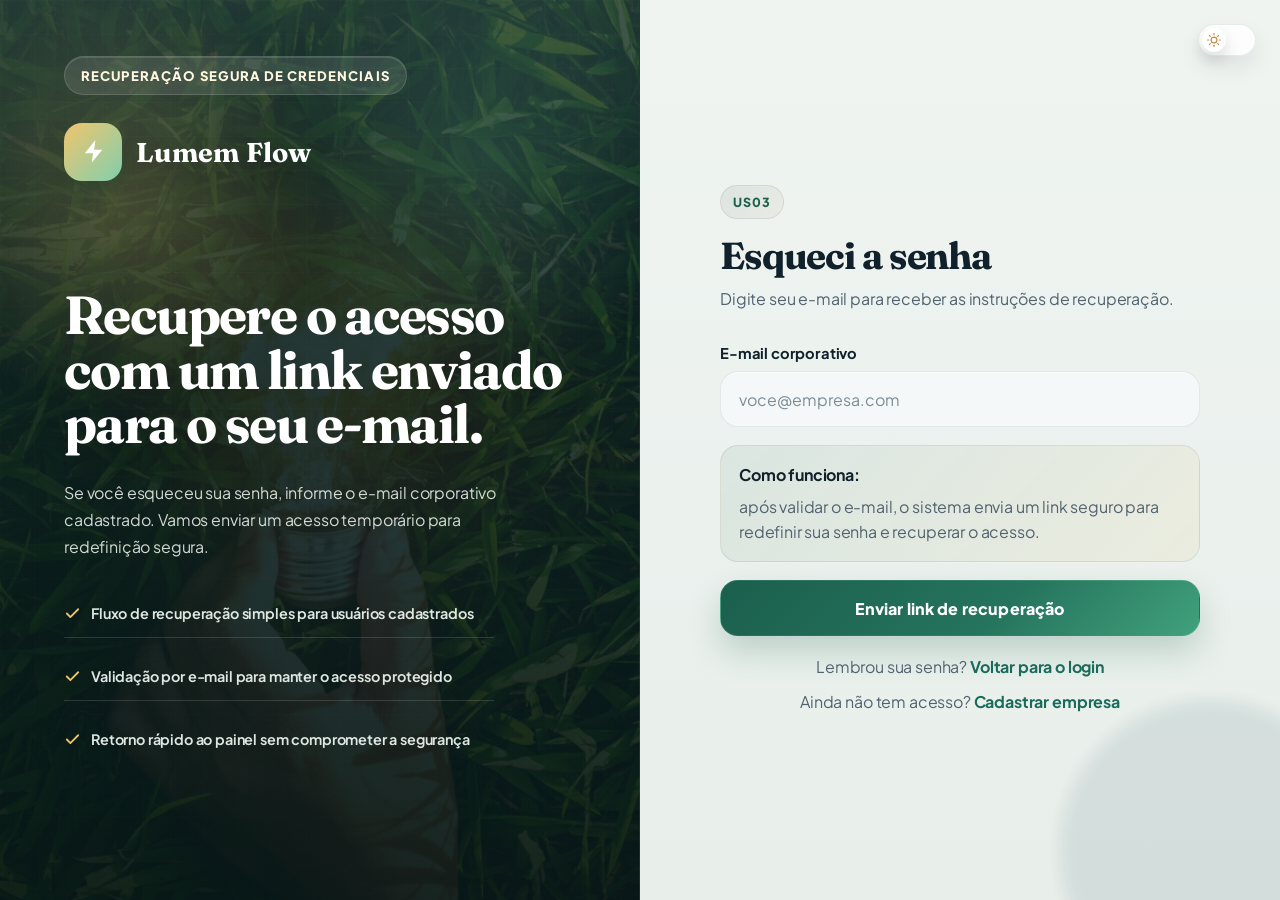
<file: recuperar-senha.html>
<!DOCTYPE html>
<html lang="pt-BR">
<head>
  <meta charset="UTF-8">
  <meta name="viewport" content="width=device-width, initial-scale=1.0">
  <title>Lumem Flow - Recuperar acesso</title>
  <meta name="description" content="Recupere o acesso ao Lumem Flow com seu e-mail corporativo e receba um link seguro para redefinir a senha.">
  <meta name="theme-color" content="#123845">
  <link rel="icon" type="image/svg+xml" href="data:image/svg+xml,%3Csvg xmlns='http://www.w3.org/2000/svg' viewBox='0 0 24 24'%3E%3Crect width='24' height='24' rx='6' fill='%23bf8b46'/%3E%3Cpath d='M13 3L5 13h7l-1 8 9-11h-7l1-8z' fill='white'/%3E%3C/svg%3E">
  <link rel="preconnect" href="https://fonts.googleapis.com">
  <link rel="preconnect" href="https://fonts.gstatic.com" crossorigin>
  <link href="https://fonts.googleapis.com/css2?family=Fraunces:opsz,wght@9..144,600;9..144,700&family=Plus+Jakarta+Sans:wght@400;500;600;700;800&display=swap" rel="stylesheet">
  <link rel="stylesheet" href="style.css">
</head>
<body class="auth-page page-login page-reset" data-page="reset">
  <div class="page-shell">
    <div class="theme-toggle">
      <button class="theme-toggle-track" id="themeToggle" aria-label="Alternar tema">
        <div class="theme-toggle-knob">
          <svg class="theme-toggle-icon icon-sun" viewBox="0 0 24 24" fill="none" stroke="currentColor" stroke-width="2" stroke-linecap="round" stroke-linejoin="round" aria-hidden="true">
            <circle cx="12" cy="12" r="5"/>
            <line x1="12" y1="1" x2="12" y2="3"/>
            <line x1="12" y1="21" x2="12" y2="23"/>
            <line x1="4.22" y1="4.22" x2="5.64" y2="5.64"/>
            <line x1="18.36" y1="18.36" x2="19.78" y2="19.78"/>
            <line x1="1" y1="12" x2="3" y2="12"/>
            <line x1="21" y1="12" x2="23" y2="12"/>
            <line x1="4.22" y1="19.78" x2="5.64" y2="18.36"/>
            <line x1="18.36" y1="5.64" x2="19.78" y2="4.22"/>
          </svg>
          <svg class="theme-toggle-icon icon-moon" viewBox="0 0 24 24" fill="none" stroke="currentColor" stroke-width="2" stroke-linecap="round" stroke-linejoin="round" aria-hidden="true">
            <path d="M21 12.79A9 9 0 1 1 11.21 3 7 7 0 0 0 21 12.79z"/>
          </svg>
        </div>
      </button>
    </div>

    <main class="auth-layout">
      <section class="hero-panel">
        <div class="hero-chip">Recupera&ccedil;&atilde;o segura de credenciais</div>

        <div class="logo">
          <div class="logo-icon">
            <svg viewBox="0 0 24 24" fill="white" stroke="none" aria-hidden="true">
              <path d="M13 3L5 13h7l-1 8 9-11h-7l1-8z"/>
            </svg>
          </div>
          <span class="logo-text">Lumem Flow</span>
        </div>

        <h1 class="hero-title">Recupere o acesso com um link enviado para o seu e-mail.</h1>
        <p class="hero-text">Se voc&ecirc; esqueceu sua senha, informe o e-mail corporativo cadastrado. Vamos enviar um acesso tempor&aacute;rio para redefini&ccedil;&atilde;o segura.</p>

        <ul class="hero-features">
          <li>
            <svg viewBox="0 0 24 24" fill="none" stroke="currentColor" stroke-width="2.5" stroke-linecap="round" stroke-linejoin="round" aria-hidden="true"><path d="M20 6L9 17l-5-5"/></svg>
            <span>Fluxo de recupera&ccedil;&atilde;o simples para usu&aacute;rios cadastrados</span>
          </li>
          <li>
            <svg viewBox="0 0 24 24" fill="none" stroke="currentColor" stroke-width="2.5" stroke-linecap="round" stroke-linejoin="round" aria-hidden="true"><path d="M20 6L9 17l-5-5"/></svg>
            <span>Valida&ccedil;&atilde;o por e-mail para manter o acesso protegido</span>
          </li>
          <li>
            <svg viewBox="0 0 24 24" fill="none" stroke="currentColor" stroke-width="2.5" stroke-linecap="round" stroke-linejoin="round" aria-hidden="true"><path d="M20 6L9 17l-5-5"/></svg>
            <span>Retorno r&aacute;pido ao painel sem comprometer a seguran&ccedil;a</span>
          </li>
        </ul>
      </section>

      <section class="form-panel">
        <div class="form-card">
          <div class="form-card-top">
            <span class="eyebrow">US03</span>
            <h2 class="form-title">Esqueci a senha</h2>
            <p class="form-subtitle">Digite seu e-mail para receber as instru&ccedil;&otilde;es de recupera&ccedil;&atilde;o.</p>
          </div>

          <form id="forgotForm" novalidate>
            <div class="status-message" id="forgotStatus" aria-live="polite"></div>

            <div class="field-group">
              <label for="resetEmail">E-mail corporativo</label>
              <div class="input-group">
                <input type="email" id="resetEmail" name="resetEmail" placeholder="voce@empresa.com" autocomplete="email" required>
              </div>
            </div>

            <div class="info-card">
              <strong>Como funciona:</strong>
              <span>ap&oacute;s validar o e-mail, o sistema envia um link seguro para redefinir sua senha e recuperar o acesso.</span>
            </div>

            <button type="submit" class="btn-primary">
              <span class="btn-label">Enviar link de recupera&ccedil;&atilde;o</span>
              <span class="btn-spinner" aria-hidden="true"></span>
            </button>

            <p class="form-footer">
              Lembrou sua senha? <a href="index.html" class="link auth-nav-link" data-auth-nav="login">Voltar para o login</a>
            </p>

            <p class="form-footer secondary-footer">
              Ainda n&atilde;o tem acesso? <a href="cadastro.html" class="link auth-nav-link" data-auth-nav="register">Cadastrar empresa</a>
            </p>
          </form>
        </div>
      </section>
    </main>
  </div>

  <script src="script.js"></script>
</body>
</html>
</file>
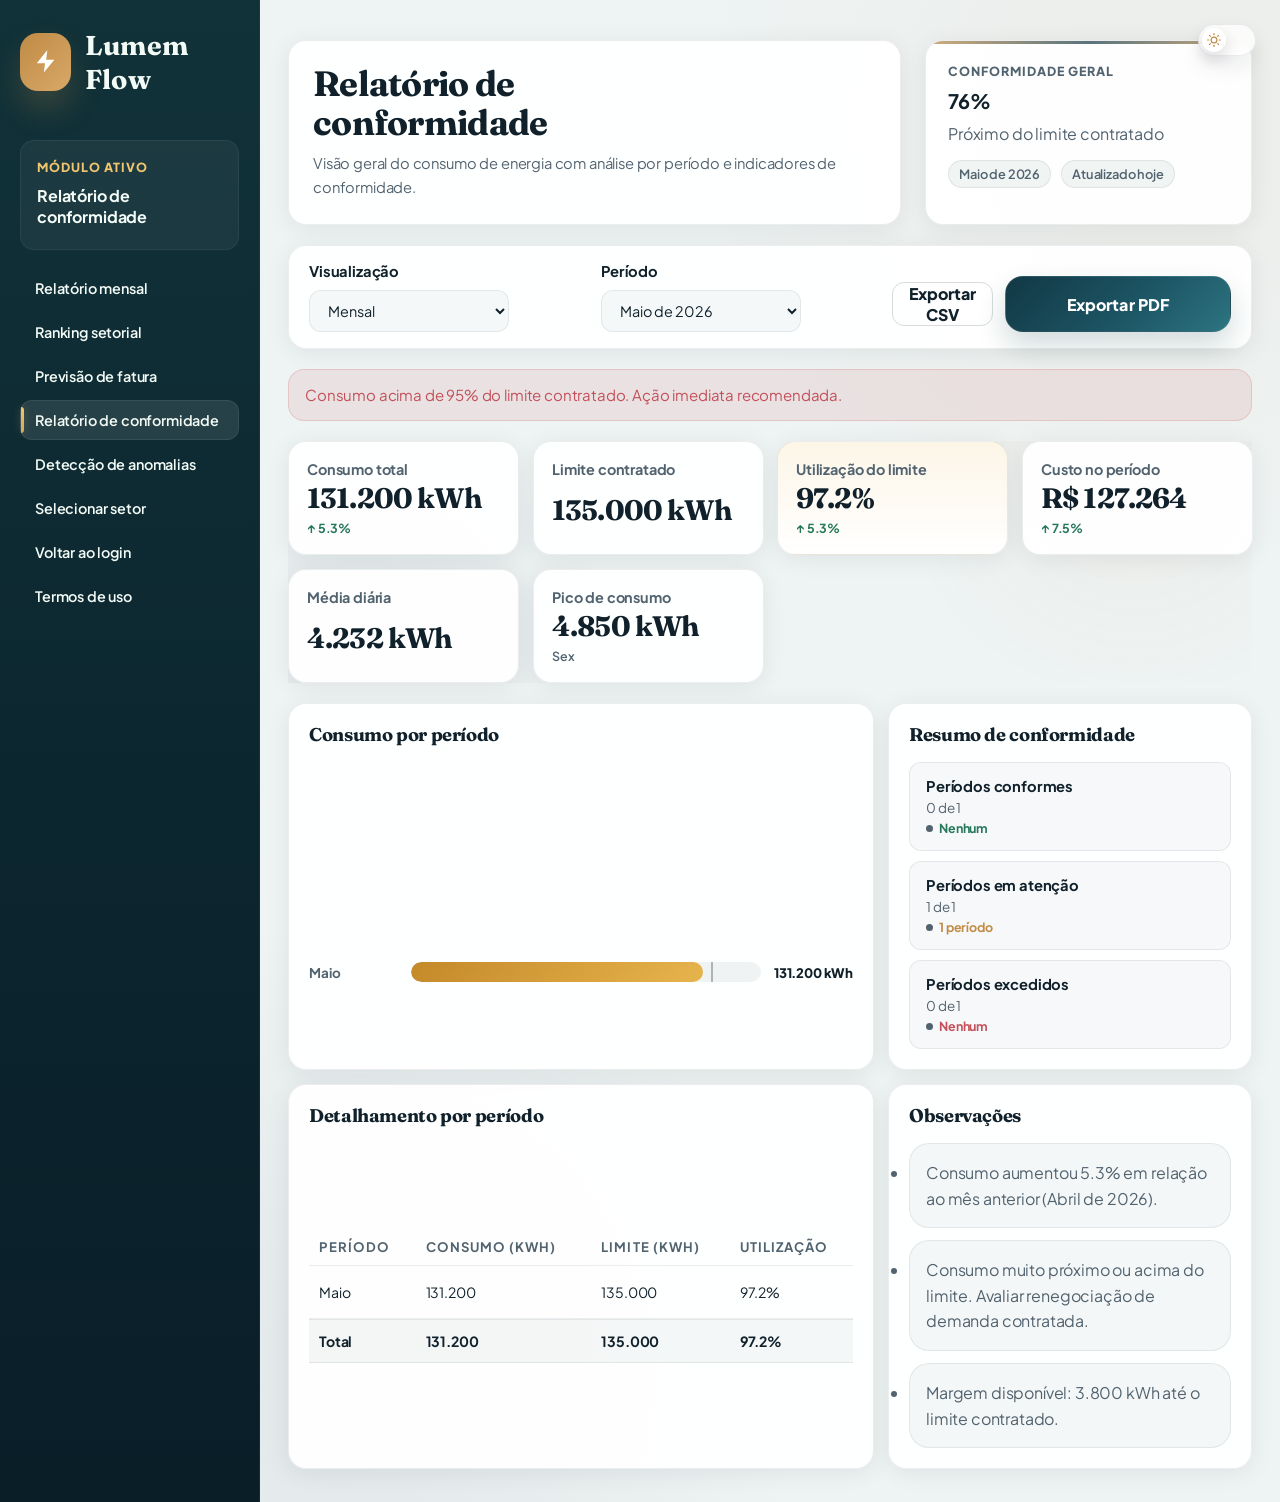
<file: relatorio-conformidade.html>
<!DOCTYPE html>
<html lang="pt-BR">
<head>
  <meta charset="UTF-8">
  <meta name="viewport" content="width=device-width, initial-scale=1.0">
  <title>Lumem Flow - Relat&oacute;rio de Conformidade</title>
  <meta name="description" content="Relat&oacute;rio geral de energia com vis&atilde;o di&aacute;ria, semanal e mensal para acompanhar conformidade no Lumem Flow.">
  <meta name="theme-color" content="#123845">
  <link rel="icon" type="image/svg+xml" href="data:image/svg+xml,%3Csvg xmlns='http://www.w3.org/2000/svg' viewBox='0 0 24 24'%3E%3Crect width='24' height='24' rx='6' fill='%23bf8b46'/%3E%3Cpath d='M13 3L5 13h7l-1 8 9-11h-7l1-8z' fill='white'/%3E%3C/svg%3E">
  <link rel="preconnect" href="https://fonts.googleapis.com">
  <link rel="preconnect" href="https://fonts.gstatic.com" crossorigin>
  <link href="https://fonts.googleapis.com/css2?family=Fraunces:opsz,wght@9..144,600;9..144,700&family=Plus+Jakarta+Sans:wght@400;500;600;700;800&display=swap" rel="stylesheet">
  <link rel="stylesheet" href="style.css">
</head>
<body class="dashboard-page compliance-page" data-page="compliance">
  <div class="theme-toggle">
    <button class="theme-toggle-track" id="themeToggle" aria-label="Alternar tema">
      <div class="theme-toggle-knob">
        <svg class="theme-toggle-icon icon-sun" viewBox="0 0 24 24" fill="none" stroke="currentColor" stroke-width="2" stroke-linecap="round" stroke-linejoin="round" aria-hidden="true">
          <circle cx="12" cy="12" r="5"/>
          <line x1="12" y1="1" x2="12" y2="3"/>
          <line x1="12" y1="21" x2="12" y2="23"/>
          <line x1="4.22" y1="4.22" x2="5.64" y2="5.64"/>
          <line x1="18.36" y1="18.36" x2="19.78" y2="19.78"/>
          <line x1="1" y1="12" x2="3" y2="12"/>
          <line x1="21" y1="12" x2="23" y2="12"/>
          <line x1="4.22" y1="19.78" x2="5.64" y2="18.36"/>
          <line x1="18.36" y1="5.64" x2="19.78" y2="4.22"/>
        </svg>
        <svg class="theme-toggle-icon icon-moon" viewBox="0 0 24 24" fill="none" stroke="currentColor" stroke-width="2" stroke-linecap="round" stroke-linejoin="round" aria-hidden="true">
          <path d="M21 12.79A9 9 0 1 1 11.21 3 7 7 0 0 0 21 12.79z"/>
        </svg>
      </div>
    </button>
  </div>

  <div class="dashboard-shell">
    <aside class="dashboard-sidebar">
      <div class="dashboard-brand">
        <div class="logo">
          <div class="logo-icon">
            <svg viewBox="0 0 24 24" fill="white" stroke="none" aria-hidden="true">
              <path d="M13 3L5 13h7l-1 8 9-11h-7l1-8z"/>
            </svg>
          </div>
          <span class="logo-text">Lumem Flow</span>
        </div>
      </div>

      <div class="sidebar-block">
        <span class="sidebar-label">M&oacute;dulo ativo</span>
        <strong>Relat&oacute;rio de conformidade</strong>
      </div>

      <nav class="sidebar-nav" aria-label="Navega&ccedil;&atilde;o principal">
        <a href="relatorio-esg.html" class="sidebar-link">Relat&oacute;rio mensal</a>
        <a href="ranking-setorial.html" class="sidebar-link">Ranking setorial</a>
        <a href="previsao-fatura.html" class="sidebar-link">Previs&atilde;o de fatura</a>
        <a href="relatorio-conformidade.html" class="sidebar-link is-active">Relat&oacute;rio de conformidade</a>
        <a href="deteccao-anomalias.html" class="sidebar-link">Detec&ccedil;&atilde;o de anomalias</a>
        <a href="index.html" class="sidebar-link">Voltar ao login</a>
        <a href="termos.html" class="sidebar-link">Termos de uso</a>
      </nav>
    </aside>

    <main class="dashboard-main">
      <header class="report-hero">
        <div class="report-hero-copy">
          <h1>Relat&oacute;rio de conformidade</h1>
          <p>Vis&atilde;o geral do consumo de energia com an&aacute;lise por per&iacute;odo e indicadores de conformidade.</p>
        </div>

        <div class="report-hero-card">
          <span class="hero-card-label">Conformidade geral</span>
          <strong id="complianceScore">92%</strong>
          <span id="complianceLabel">Dentro dos limites regulat&oacute;rios</span>
          <div class="hero-card-meta">
            <span id="compliancePeriodLabel">Mar&ccedil;o de 2026</span>
            <span id="complianceLastUpdate">Atualizado hoje</span>
          </div>
        </div>
      </header>

      <section class="toolbar-card">
        <div class="toolbar-group">
          <label for="complianceViewSelect">Visualiza&ccedil;&atilde;o</label>
          <div class="dashboard-select">
            <select id="complianceViewSelect" aria-label="Selecionar visualiza&ccedil;&atilde;o">
              <option value="monthly" selected>Mensal</option>
              <option value="weekly">Semanal</option>
              <option value="daily">Di&aacute;rio</option>
            </select>
          </div>
        </div>

        <div class="toolbar-group">
          <label for="complianceMonthSelect">Per&iacute;odo</label>
          <div class="dashboard-select">
            <select id="complianceMonthSelect" aria-label="Selecionar per&iacute;odo">
              <option value="2026-01">Janeiro de 2026</option>
              <option value="2026-02">Fevereiro de 2026</option>
              <option value="2026-03">Mar&ccedil;o de 2026</option>
              <option value="2026-04">Abril de 2026</option>
              <option value="2026-05" selected>Maio de 2026</option>
            </select>
          </div>
        </div>

        <div class="toolbar-group toolbar-actions">
          <button type="button" class="btn-secondary" id="complianceExportCsv">Exportar CSV</button>
          <button type="button" class="btn-primary dashboard-btn" id="complianceExportPdf">
            <span class="btn-label">Exportar PDF</span>
            <span class="btn-spinner" aria-hidden="true"></span>
          </button>
        </div>
      </section>

      <div class="status-message" id="complianceStatus" aria-live="polite"></div>

      <section class="metrics-grid compliance-metrics" aria-label="Indicadores de conformidade">
        <article class="metric-card">
          <span class="metric-label">Consumo total</span>
          <strong class="metric-value" id="complianceTotalKwh">0 kWh</strong>
          <span class="metric-trend" id="complianceTotalTrend"></span>
        </article>

        <article class="metric-card">
          <span class="metric-label">Limite contratado</span>
          <strong class="metric-value" id="complianceLimit">0 kWh</strong>
        </article>

        <article class="metric-card metric-card-warning">
          <span class="metric-label">Utiliza&ccedil;&atilde;o do limite</span>
          <strong class="metric-value" id="complianceUsage">0%</strong>
          <span class="metric-trend" id="complianceUsageTrend"></span>
        </article>

        <article class="metric-card">
          <span class="metric-label">Custo no per&iacute;odo</span>
          <strong class="metric-value" id="complianceCost">R$ 0</strong>
          <span class="metric-trend" id="complianceCostTrend"></span>
        </article>

        <article class="metric-card">
          <span class="metric-label">M&eacute;dia di&aacute;ria</span>
          <strong class="metric-value" id="complianceDailyAvg">0 kWh</strong>
        </article>

        <article class="metric-card">
          <span class="metric-label">Pico de consumo</span>
          <strong class="metric-value" id="compliancePeak">0 kWh</strong>
          <span class="metric-sublabel" id="compliancePeakLabel"></span>
        </article>
      </section>

      <section class="compliance-board">
        <article class="report-card report-card-wide">
          <div class="card-head">
            <h2>Consumo por per&iacute;odo</h2>
          </div>

          <div class="compliance-chart-area">
            <div class="compliance-bars" id="complianceBars">
              <div class="compliance-bar-group">
                <span>Carregando gr&aacute;fico...</span>
              </div>
            </div>
          </div>
        </article>

        <article class="report-card">
          <div class="card-head">
            <h2>Resumo de conformidade</h2>
          </div>

          <div class="compliance-summary-list" id="complianceSummary">
            <div class="compliance-summary-item">
              <span>Carregando resumo...</span>
            </div>
          </div>
        </article>

        <article class="report-card report-card-wide">
          <div class="card-head">
            <h2>Detalhamento por per&iacute;odo</h2>
          </div>

          <div class="table-wrap">
            <table class="report-table">
              <thead>
                <tr>
                  <th>Per&iacute;odo</th>
                  <th>Consumo (kWh)</th>
                  <th>Limite (kWh)</th>
                  <th>Utiliza&ccedil;&atilde;o</th>
                  <th>Custo</th>
                  <th>Status</th>
                </tr>
              </thead>
              <tbody id="complianceTableBody">
                <tr>
                  <td colspan="6">Carregando dados...</td>
                </tr>
              </tbody>
              <tfoot id="complianceTableFoot">
              </tfoot>
            </table>
          </div>
        </article>

        <article class="report-card">
          <div class="card-head">
            <h2>Observa&ccedil;&otilde;es</h2>
          </div>

          <ul class="insight-list" id="complianceInsights">
            <li>Carregando observa&ccedil;&otilde;es...</li>
          </ul>
        </article>
      </section>
    </main>
  </div>

  <script src="script.js"></script>
</body>
</html>
</file>
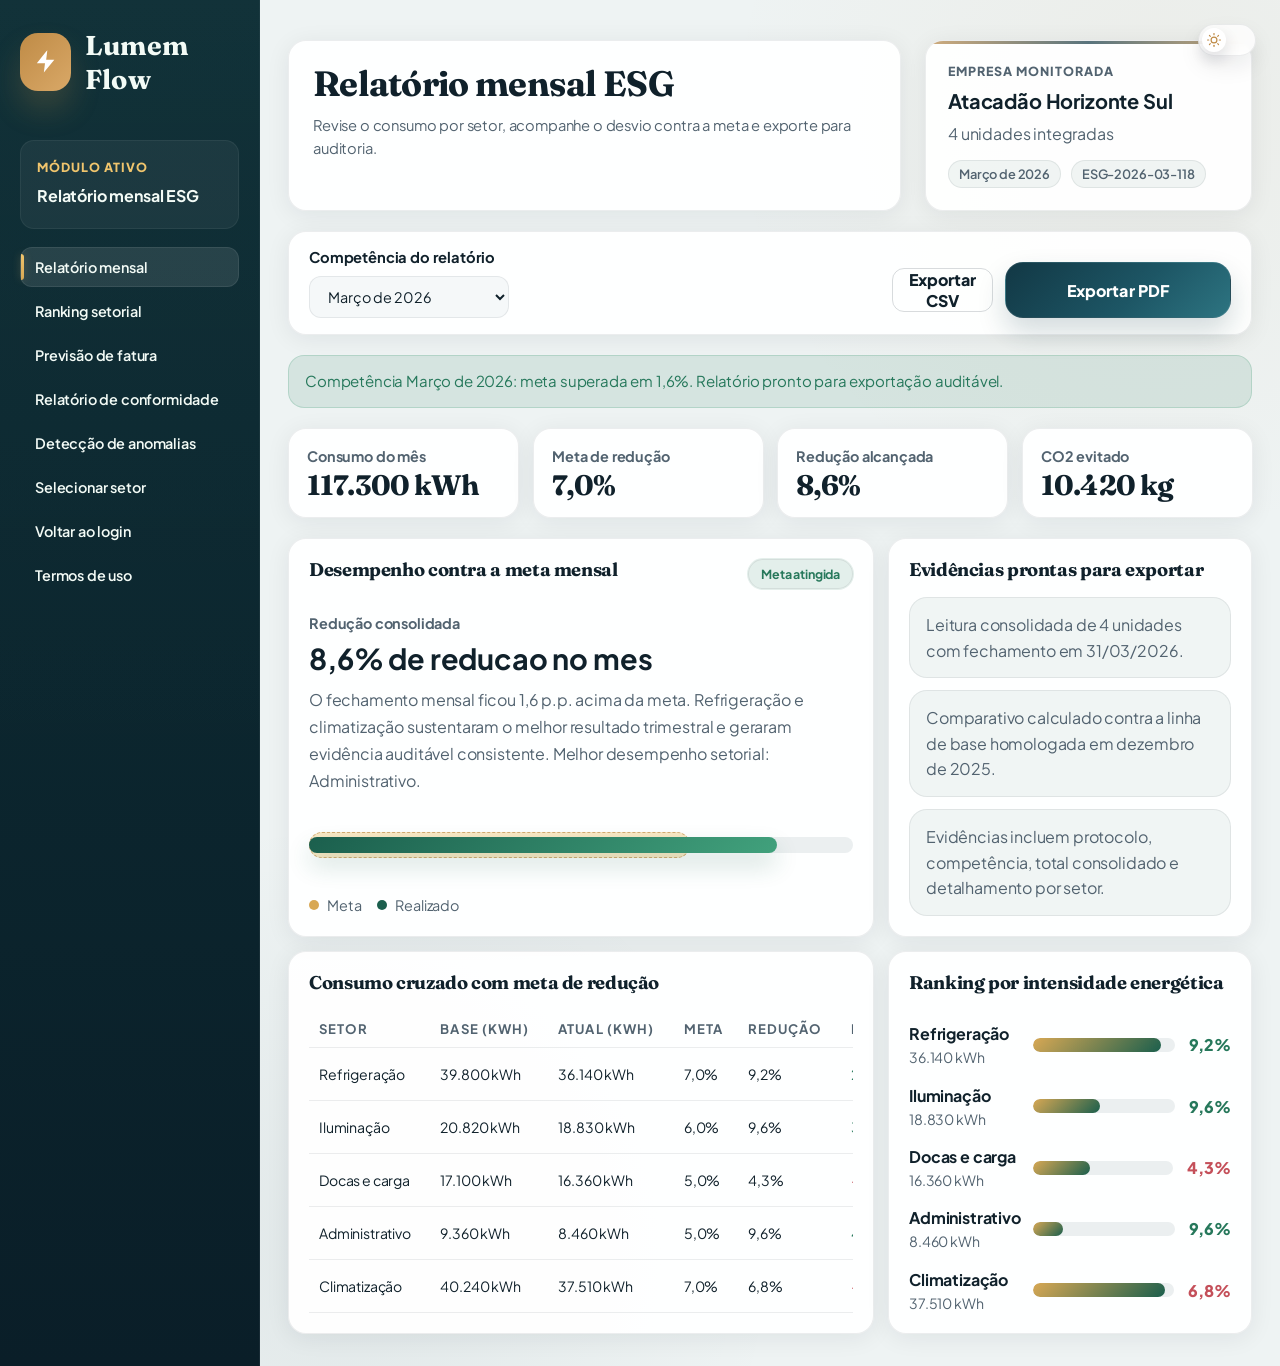
<file: relatorio-esg.html>
<!DOCTYPE html>
<html lang="pt-BR">
<head>
  <meta charset="UTF-8">
  <meta name="viewport" content="width=device-width, initial-scale=1.0">
  <title>Lumem Flow - Relat&oacute;rio ESG</title>
  <meta name="description" content="Extraia um relat&oacute;rio mensal ESG com consumo de energia, metas de redu&ccedil;&atilde;o e exporta&ccedil;&atilde;o audit&aacute;vel em PDF e CSV no Lumem Flow.">
  <meta name="theme-color" content="#123845">
  <link rel="icon" type="image/svg+xml" href="data:image/svg+xml,%3Csvg xmlns='http://www.w3.org/2000/svg' viewBox='0 0 24 24'%3E%3Crect width='24' height='24' rx='6' fill='%23bf8b46'/%3E%3Cpath d='M13 3L5 13h7l-1 8 9-11h-7l1-8z' fill='white'/%3E%3C/svg%3E">
  <link rel="preconnect" href="https://fonts.googleapis.com">
  <link rel="preconnect" href="https://fonts.gstatic.com" crossorigin>
  <link href="https://fonts.googleapis.com/css2?family=Fraunces:opsz,wght@9..144,600;9..144,700&family=Plus+Jakarta+Sans:wght@400;500;600;700;800&display=swap" rel="stylesheet">
  <link rel="stylesheet" href="style.css">
</head>
<body class="dashboard-page report-page" data-page="report">
  <div class="theme-toggle">
    <button class="theme-toggle-track" id="themeToggle" aria-label="Alternar tema">
      <div class="theme-toggle-knob">
        <svg class="theme-toggle-icon icon-sun" viewBox="0 0 24 24" fill="none" stroke="currentColor" stroke-width="2" stroke-linecap="round" stroke-linejoin="round" aria-hidden="true">
          <circle cx="12" cy="12" r="5"/>
          <line x1="12" y1="1" x2="12" y2="3"/>
          <line x1="12" y1="21" x2="12" y2="23"/>
          <line x1="4.22" y1="4.22" x2="5.64" y2="5.64"/>
          <line x1="18.36" y1="18.36" x2="19.78" y2="19.78"/>
          <line x1="1" y1="12" x2="3" y2="12"/>
          <line x1="21" y1="12" x2="23" y2="12"/>
          <line x1="4.22" y1="19.78" x2="5.64" y2="18.36"/>
          <line x1="18.36" y1="5.64" x2="19.78" y2="4.22"/>
        </svg>
        <svg class="theme-toggle-icon icon-moon" viewBox="0 0 24 24" fill="none" stroke="currentColor" stroke-width="2" stroke-linecap="round" stroke-linejoin="round" aria-hidden="true">
          <path d="M21 12.79A9 9 0 1 1 11.21 3 7 7 0 0 0 21 12.79z"/>
        </svg>
      </div>
    </button>
  </div>

  <div class="dashboard-shell">
    <aside class="dashboard-sidebar">
      <div class="dashboard-brand">
        <div class="logo">
          <div class="logo-icon">
            <svg viewBox="0 0 24 24" fill="white" stroke="none" aria-hidden="true">
              <path d="M13 3L5 13h7l-1 8 9-11h-7l1-8z"/>
            </svg>
          </div>
          <span class="logo-text">Lumem Flow</span>
        </div>
      </div>

      <div class="sidebar-block">
        <span class="sidebar-label">M&oacute;dulo ativo</span>
        <strong>Relat&oacute;rio mensal ESG</strong>
      </div>

      <nav class="sidebar-nav" aria-label="Navega&ccedil;&atilde;o principal">
        <a href="relatorio-esg.html" class="sidebar-link is-active">Relat&oacute;rio mensal</a>
        <a href="ranking-setorial.html" class="sidebar-link">Ranking setorial</a>
        <a href="previsao-fatura.html" class="sidebar-link">Previs&atilde;o de fatura</a>
        <a href="relatorio-conformidade.html" class="sidebar-link">Relat&oacute;rio de conformidade</a>
        <a href="deteccao-anomalias.html" class="sidebar-link">Detec&ccedil;&atilde;o de anomalias</a>
        <a href="index.html" class="sidebar-link">Voltar ao login</a>
        <a href="termos.html" class="sidebar-link">Termos de uso</a>
      </nav>

    </aside>

    <main class="dashboard-main">
      <header class="report-hero">
        <div class="report-hero-copy">
          <h1>Relat&oacute;rio mensal ESG</h1>
          <p>Revise o consumo por setor, acompanhe o desvio contra a meta e exporte para auditoria.</p>
        </div>

        <div class="report-hero-card">
          <span class="hero-card-label">Empresa monitorada</span>
          <strong id="reportCompany">Atacad&atilde;o Horizonte Sul</strong>
          <span id="reportUnitCount">4 unidades integradas</span>
          <div class="hero-card-meta">
            <span id="reportMonthLabel">Mar&ccedil;o de 2026</span>
            <span id="reportProtocol">Protocolo ESG-2026-03-118</span>
          </div>
        </div>
      </header>

      <section class="toolbar-card">
        <div class="toolbar-group">
          <label for="reportMonth">Compet&ecirc;ncia do relat&oacute;rio</label>
          <div class="dashboard-select">
            <select id="reportMonth" aria-label="Selecionar compet&ecirc;ncia do relat&oacute;rio">
              <option value="2026-01">Janeiro de 2026</option>
              <option value="2026-02">Fevereiro de 2026</option>
              <option value="2026-03" selected>Mar&ccedil;o de 2026</option>
            </select>
          </div>
        </div>

        <div class="toolbar-group toolbar-actions">
          <button type="button" class="btn-secondary" id="exportCsv">Exportar CSV</button>
          <button type="button" class="btn-primary dashboard-btn" id="exportPdf">
            <span class="btn-label">Exportar PDF</span>
            <span class="btn-spinner" aria-hidden="true"></span>
          </button>
        </div>
      </section>

      <div class="status-message" id="reportStatus" aria-live="polite"></div>

      <section class="metrics-grid" aria-label="Indicadores principais do relat&oacute;rio">
        <article class="metric-card">
          <span class="metric-label">Consumo do m&ecirc;s</span>
          <strong class="metric-value" id="metricConsumption">0 kWh</strong>
        </article>

        <article class="metric-card">
          <span class="metric-label">Meta de redu&ccedil;&atilde;o</span>
          <strong class="metric-value" id="metricTarget">0%</strong>
        </article>

        <article class="metric-card">
          <span class="metric-label">Redu&ccedil;&atilde;o alcan&ccedil;ada</span>
          <strong class="metric-value" id="metricAchieved">0%</strong>
        </article>

        <article class="metric-card">
          <span class="metric-label">CO2 evitado</span>
          <strong class="metric-value" id="metricCo2">0 kg</strong>
        </article>
      </section>

      <section class="report-grid">
        <article class="report-card report-card-wide">
          <div class="card-head">
            <div>
              <span class="card-kicker">Resumo executivo</span>
              <h2>Desempenho contra a meta mensal</h2>
            </div>
            <span class="status-pill" id="reportStatusPill">Em acompanhamento</span>
          </div>

          <div class="progress-panel">
            <div class="progress-summary">
              <span class="progress-caption">Redu&ccedil;&atilde;o consolidada</span>
              <strong id="progressHeadline">0% frente &agrave; meta</strong>
              <p id="progressNarrative">Carregando leitura consolidada do m&ecirc;s selecionado.</p>
            </div>

            <div class="target-meter" aria-hidden="true">
              <div class="target-meter-track"></div>
              <div class="target-meter-goal" id="meterGoal"></div>
              <div class="target-meter-fill" id="meterActual"></div>
            </div>

            <div class="meter-legend">
              <span><i class="legend-dot goal-dot"></i>Meta</span>
              <span><i class="legend-dot actual-dot"></i>Realizado</span>
            </div>
          </div>
        </article>

        <article class="report-card">
          <div class="card-head">
            <div>
              <span class="card-kicker">Rastro audit&aacute;vel</span>
              <h2>Evid&ecirc;ncias prontas para exportar</h2>
            </div>
          </div>

          <ul class="audit-list" id="auditList">
            <li>Carregando evid&ecirc;ncias...</li>
          </ul>
        </article>

        <article class="report-card report-card-wide">
          <div class="card-head">
            <div>
              <span class="card-kicker">Setores avaliados</span>
              <h2>Consumo cruzado com meta de redu&ccedil;&atilde;o</h2>
            </div>
          </div>

          <div class="table-wrap">
            <table class="report-table">
              <thead>
                <tr>
                  <th>Setor</th>
                  <th>Base (kWh)</th>
                  <th>Atual (kWh)</th>
                  <th>Meta</th>
                  <th>Redu&ccedil;&atilde;o</th>
                  <th>Desvio</th>
                  <th>Status</th>
                </tr>
              </thead>
              <tbody id="sectorTableBody">
                <tr>
                  <td colspan="7">Carregando setores...</td>
                </tr>
              </tbody>
            </table>
          </div>
        </article>

        <article class="report-card">
          <div class="card-head">
            <div>
              <span class="card-kicker">Leitura visual</span>
              <h2>Ranking por intensidade energ&eacute;tica</h2>
            </div>
          </div>

          <div class="bars-chart" id="sectorBars">
            <div class="bar-row">
              <span>Carregando gr&aacute;fico...</span>
            </div>
          </div>
        </article>
      </section>
    </main>
  </div>

  <script src="script.js"></script>
</body>
</html>
</file>
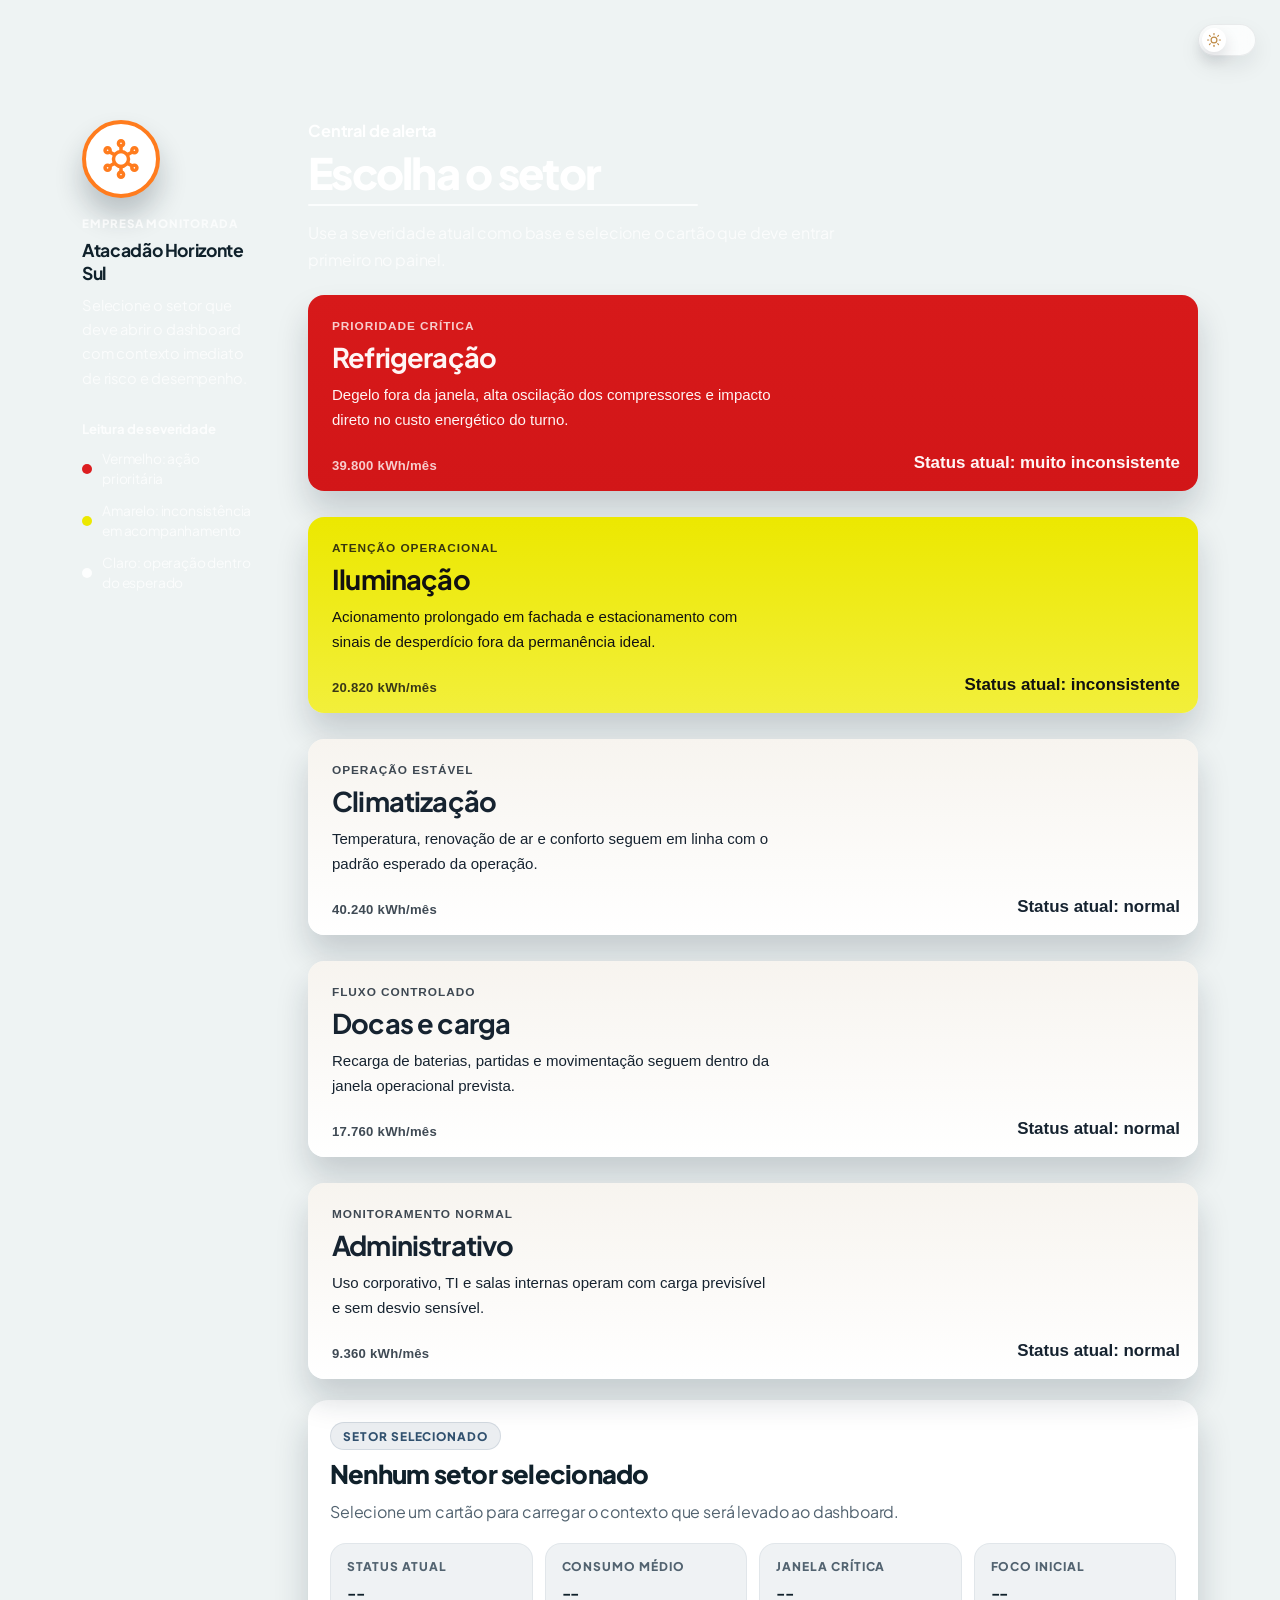
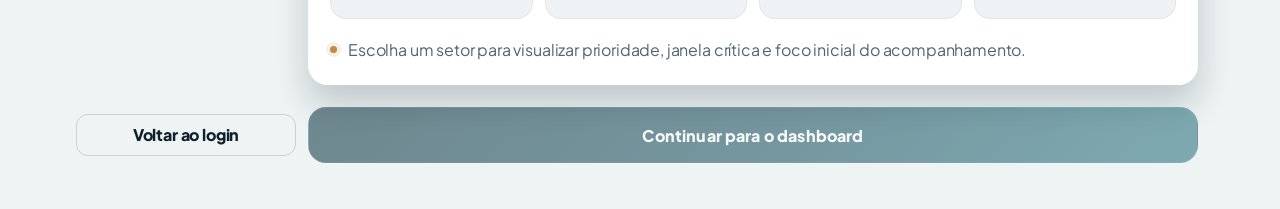
<file: selecao-setor.html>
<!DOCTYPE html>
<html lang="pt-BR">
<head>
  <meta charset="UTF-8">
  <meta name="viewport" content="width=device-width, initial-scale=1.0">
  <title>Lumem Flow - Selecionar Setor</title>
  <meta name="description" content="Selecione o setor que deseja monitorar no dashboard Lumem Flow.">
  <meta name="theme-color" content="#123845">
  <link rel="icon" type="image/svg+xml" href="data:image/svg+xml,%3Csvg xmlns='http://www.w3.org/2000/svg' viewBox='0 0 24 24'%3E%3Crect width='24' height='24' rx='6' fill='%23bf8b46'/%3E%3Cpath d='M13 3L5 13h7l-1 8 9-11h-7l1-8z' fill='white'/%3E%3C/svg%3E">
  <link rel="preconnect" href="https://fonts.googleapis.com">
  <link rel="preconnect" href="https://fonts.gstatic.com" crossorigin>
  <link href="https://fonts.googleapis.com/css2?family=Fraunces:opsz,wght@9..144,600;9..144,700&family=Plus+Jakarta+Sans:wght@400;500;600;700;800&display=swap" rel="stylesheet">
  <link rel="stylesheet" href="style.css">
</head>
<body class="dashboard-page sector-select-page" data-page="sector-select">
  <div class="theme-toggle">
    <button class="theme-toggle-track" id="themeToggle" aria-label="Alternar tema">
      <div class="theme-toggle-knob">
        <svg class="theme-toggle-icon icon-sun" viewBox="0 0 24 24" fill="none" stroke="currentColor" stroke-width="2" stroke-linecap="round" stroke-linejoin="round" aria-hidden="true">
          <circle cx="12" cy="12" r="5"/>
          <line x1="12" y1="1" x2="12" y2="3"/>
          <line x1="12" y1="21" x2="12" y2="23"/>
          <line x1="4.22" y1="4.22" x2="5.64" y2="5.64"/>
          <line x1="18.36" y1="18.36" x2="19.78" y2="19.78"/>
          <line x1="1" y1="12" x2="3" y2="12"/>
          <line x1="21" y1="12" x2="23" y2="12"/>
          <line x1="4.22" y1="19.78" x2="5.64" y2="18.36"/>
          <line x1="18.36" y1="5.64" x2="19.78" y2="4.22"/>
        </svg>
        <svg class="theme-toggle-icon icon-moon" viewBox="0 0 24 24" fill="none" stroke="currentColor" stroke-width="2" stroke-linecap="round" stroke-linejoin="round" aria-hidden="true">
          <path d="M21 12.79A9 9 0 1 1 11.21 3 7 7 0 0 0 21 12.79z"/>
        </svg>
      </div>
    </button>
  </div>

  <main class="sector-select-shell">
    <aside class="sector-select-hero" aria-label="Empresa monitorada">
      <div class="sector-company-brand">
        <div class="sector-company-mark" aria-hidden="true">
          <svg viewBox="0 0 24 24" fill="none" stroke="currentColor" stroke-width="1.9" stroke-linecap="round" stroke-linejoin="round">
            <circle cx="12" cy="12" r="4.1"></circle>
            <circle cx="12" cy="3.5" r="1.4"></circle>
            <circle cx="19.3" cy="7.2" r="1.4"></circle>
            <circle cx="19.3" cy="16.8" r="1.4"></circle>
            <circle cx="12" cy="20.5" r="1.4"></circle>
            <circle cx="4.7" cy="16.8" r="1.4"></circle>
            <circle cx="4.7" cy="7.2" r="1.4"></circle>
            <path d="M12 7.9V5.1M15.7 9.6l2.2-1.3M15.7 14.4l2.2 1.3M12 16.1v2.8M8.3 14.4l-2.2 1.3M8.3 9.6L6.1 8.3"></path>
          </svg>
        </div>

        <div class="sector-company-copy">
          <span class="sector-company-label">Empresa monitorada</span>
          <strong class="sector-company-name">Atacad&atilde;o Horizonte Sul</strong>
          <p>Selecione o setor que deve abrir o dashboard com contexto imediato de risco e desempenho.</p>
        </div>
      </div>

      <div class="sector-company-legend" aria-label="Legenda de severidade">
        <span class="sector-company-legend-title">Leitura de severidade</span>

        <div class="sector-legend-item is-critical">
          <span class="sector-legend-dot"></span>
          <span>Vermelho: a&ccedil;&atilde;o priorit&aacute;ria</span>
        </div>

        <div class="sector-legend-item is-warning">
          <span class="sector-legend-dot"></span>
          <span>Amarelo: inconsist&ecirc;ncia em acompanhamento</span>
        </div>

        <div class="sector-legend-item is-normal">
          <span class="sector-legend-dot"></span>
          <span>Claro: opera&ccedil;&atilde;o dentro do esperado</span>
        </div>
      </div>
    </aside>

    <section class="sector-select-panel" aria-labelledby="sectorSelectTitle">
      <div class="sector-select-panel-head">
        <div class="sector-select-panel-headline">
          <span class="sector-select-step">Central de alerta</span>
          <h1 id="sectorSelectTitle">Escolha o setor</h1>
        </div>
        <p>Use a severidade atual como base e selecione o cart&atilde;o que deve entrar primeiro no painel.</p>
      </div>

      <div class="status-message" id="sectorStatus" aria-live="polite"></div>

      <div class="sector-grid" aria-label="Setores dispon&iacute;veis">
        <button
          class="sector-card is-critical"
          type="button"
          aria-pressed="false"
          data-sector="refrigeracao"
          data-name="Refrigera&ccedil;&atilde;o"
          data-description="Degelo fora da janela, oscila&ccedil;&atilde;o de compressores e press&atilde;o cont&iacute;nua no hor&aacute;rio de ponta."
          data-consumption="39.800 kWh/m&ecirc;s"
          data-peak="17h &agrave;s 20h"
          data-focus="Compressores, setpoints e degelo"
          data-status-label="Muito inconsistente"
          data-status-tone="error"
          data-note-one="8 c&acirc;maras frias e 42 ilhas no circuito principal."
          data-note-two="Turno de pico concentra o maior desvio de carga cont&iacute;nua."
          data-note-three="Prioridade alta para redu&ccedil;&atilde;o imediata de consumo."
          data-target="relatorio-esg.html">
          <div class="sector-card-copy">
            <span class="sector-card-kicker">Prioridade cr&iacute;tica</span>
            <h3>Refrigera&ccedil;&atilde;o</h3>
            <p>Degelo fora da janela, alta oscila&ccedil;&atilde;o dos compressores e impacto direto no custo energ&eacute;tico do turno.</p>
          </div>

          <div class="sector-card-foot">
            <span class="sector-card-reading">39.800 kWh/m&ecirc;s</span>
            <span class="sector-card-status-text">Status atual: muito inconsistente</span>
          </div>
        </button>

        <button
          class="sector-card is-warning"
          type="button"
          aria-pressed="false"
          data-sector="iluminacao"
          data-name="Ilumina&ccedil;&atilde;o"
          data-description="Fachada, estacionamento e circuitos de perman&ecirc;ncia seguem acima da janela ideal no per&iacute;odo noturno."
          data-consumption="20.820 kWh/m&ecirc;s"
          data-peak="18h &agrave;s 22h"
          data-focus="Circuitos de fachada e perman&ecirc;ncia"
          data-status-label="Inconsistente"
          data-status-tone="warning"
          data-note-one="Fachada e estacionamento puxam o pico noturno."
          data-note-two="Setor com alto potencial para automa&ccedil;&atilde;o por presen&ccedil;a."
          data-note-three="Ganhos r&aacute;pidos com calend&aacute;rio e sensoriza&ccedil;&atilde;o."
          data-target="relatorio-esg.html">
          <div class="sector-card-copy">
            <span class="sector-card-kicker">Aten&ccedil;&atilde;o operacional</span>
            <h3>Ilumina&ccedil;&atilde;o</h3>
            <p>Acionamento prolongado em fachada e estacionamento com sinais de desperd&iacute;cio fora da perman&ecirc;ncia ideal.</p>
          </div>

          <div class="sector-card-foot">
            <span class="sector-card-reading">20.820 kWh/m&ecirc;s</span>
            <span class="sector-card-status-text">Status atual: inconsistente</span>
          </div>
        </button>

        <button
          class="sector-card is-normal"
          type="button"
          aria-pressed="false"
          data-sector="climatizacao"
          data-name="Climatiza&ccedil;&atilde;o"
          data-description="Setpoints e renova&ccedil;&atilde;o de ar seguem dentro da faixa prevista, sem sinais atuais de desvio relevante."
          data-consumption="40.240 kWh/m&ecirc;s"
          data-peak="13h &agrave;s 17h"
          data-focus="Setpoints, renova&ccedil;&atilde;o de ar e conforto"
          data-status-label="Normal"
          data-status-tone="success"
          data-note-one="Maior consumo consolidado, mas sem anomalia ativa no momento."
          data-note-two="Sens&iacute;vel a temperatura externa e ocupa&ccedil;&atilde;o simult&acirc;nea."
          data-note-three="Ajustes finos de setpoint seguem como frente de otimiza&ccedil;&atilde;o."
          data-target="relatorio-esg.html">
          <div class="sector-card-copy">
            <span class="sector-card-kicker">Opera&ccedil;&atilde;o est&aacute;vel</span>
            <h3>Climatiza&ccedil;&atilde;o</h3>
            <p>Temperatura, renova&ccedil;&atilde;o de ar e conforto seguem em linha com o padr&atilde;o esperado da opera&ccedil;&atilde;o.</p>
          </div>

          <div class="sector-card-foot">
            <span class="sector-card-reading">40.240 kWh/m&ecirc;s</span>
            <span class="sector-card-status-text">Status atual: normal</span>
          </div>
        </button>

        <button
          class="sector-card is-normal"
          type="button"
          aria-pressed="false"
          data-sector="docas"
          data-name="Docas e carga"
          data-description="Recarga, partidas e opera&ccedil;&atilde;o log&iacute;stica seguem sem desvio persistente fora da janela prevista."
          data-consumption="17.760 kWh/m&ecirc;s"
          data-peak="6h &agrave;s 9h"
          data-focus="Recarga, partida de equipamentos e turnos"
          data-status-label="Normal"
          data-status-tone="success"
          data-note-one="Primeiro turno concentra a maior intensidade operacional."
          data-note-two="Desvios costumam aparecer em janelas de recarga simult&acirc;nea."
          data-note-three="Bom setor para escalonar uso e preservar demanda de ponta."
          data-target="relatorio-esg.html">
          <div class="sector-card-copy">
            <span class="sector-card-kicker">Fluxo controlado</span>
            <h3>Docas e carga</h3>
            <p>Recarga de baterias, partidas e movimenta&ccedil;&atilde;o seguem dentro da janela operacional prevista.</p>
          </div>

          <div class="sector-card-foot">
            <span class="sector-card-reading">17.760 kWh/m&ecirc;s</span>
            <span class="sector-card-status-text">Status atual: normal</span>
          </div>
        </button>

        <button
          class="sector-card is-normal"
          type="button"
          aria-pressed="false"
          data-sector="administrativo"
          data-name="Administrativo"
          data-description="Base de TI, ocupa&ccedil;&atilde;o e perman&ecirc;ncia seguem com perfil regular e sem alerta ativo de desperd&iacute;cio."
          data-consumption="9.360 kWh/m&ecirc;s"
          data-peak="9h &agrave;s 11h"
          data-focus="Base de carga, TI e ocupa&ccedil;&atilde;o"
          data-status-label="Normal"
          data-status-tone="success"
          data-note-one="Menor consumo da opera&ccedil;&atilde;o, ideal para atacar desperd&iacute;cio residual."
          data-note-two="CPD e perif&eacute;ricos mant&ecirc;m carga mesmo fora do expediente."
          data-note-three="Bom setor para campanhas internas de desligamento inteligente."
          data-target="relatorio-esg.html">
          <div class="sector-card-copy">
            <span class="sector-card-kicker">Monitoramento normal</span>
            <h3>Administrativo</h3>
            <p>Uso corporativo, TI e salas internas operam com carga previs&iacute;vel e sem desvio sens&iacute;vel.</p>
          </div>

          <div class="sector-card-foot">
            <span class="sector-card-reading">9.360 kWh/m&ecirc;s</span>
            <span class="sector-card-status-text">Status atual: normal</span>
          </div>
        </button>
      </div>

      <section class="sector-summary-card" id="selectedSectorSummary" aria-live="polite">
        <div class="sector-summary-copy">
          <span class="summary-kicker">Setor selecionado</span>
          <strong id="selectedSectorName">Nenhum setor selecionado</strong>
          <p id="selectedSectorDescription">Selecione um cart&atilde;o para carregar o contexto que ser&aacute; levado ao dashboard.</p>
        </div>

        <div class="sector-summary-metrics">
          <div class="summary-metric">
            <span>Status atual</span>
            <strong id="selectedSectorSeverity">--</strong>
          </div>

          <div class="summary-metric">
            <span>Consumo m&eacute;dio</span>
            <strong id="selectedSectorConsumption">--</strong>
          </div>

          <div class="summary-metric">
            <span>Janela cr&iacute;tica</span>
            <strong id="selectedSectorPeak">--</strong>
          </div>

          <div class="summary-metric">
            <span>Foco inicial</span>
            <strong id="selectedSectorFocus">--</strong>
          </div>
        </div>

        <ul class="sector-summary-notes" id="selectedSectorNotes">
          <li>Escolha um setor para visualizar prioridade, janela cr&iacute;tica e foco inicial do acompanhamento.</li>
        </ul>
      </section>

      <div class="sector-select-actions">
        <a href="index.html" class="btn-secondary sector-back-link">Voltar ao login</a>
        <button type="button" class="btn-primary dashboard-btn" id="continueSectorSelection" disabled>
          <span class="btn-label">Continuar para o dashboard</span>
          <span class="btn-spinner" aria-hidden="true"></span>
        </button>
      </div>
    </section>
  </main>

  <script src="script.js"></script>
</body>
</html>
</file>
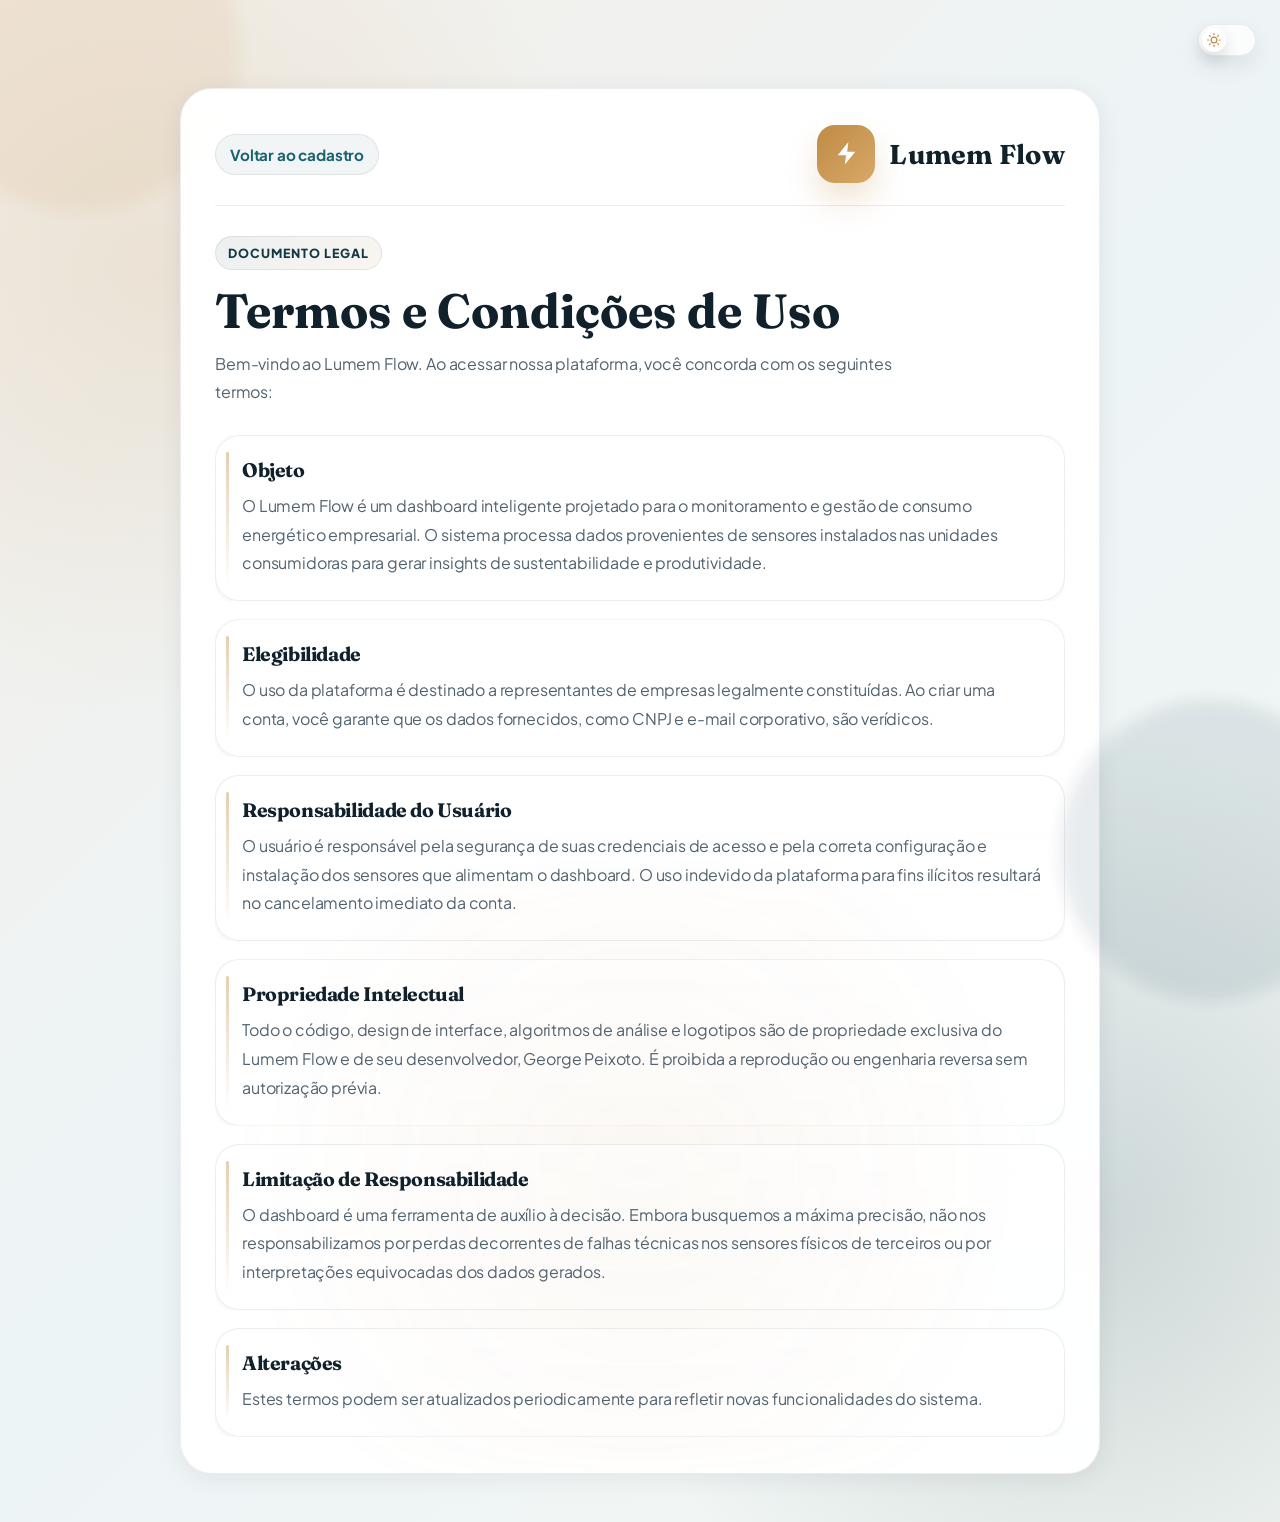
<file: termos.html>
<!DOCTYPE html>
<html lang="pt-BR">
<head>
  <meta charset="UTF-8">
  <meta name="viewport" content="width=device-width, initial-scale=1.0">
  <title>Lumem Flow - Termos de Uso</title>
  <meta name="description" content="Leia os termos e condi&ccedil;&otilde;es de uso do Lumem Flow para acesso ao dashboard e aos servi&ccedil;os de monitoramento energ&eacute;tico.">
  <meta name="theme-color" content="#123845">
  <link rel="icon" type="image/svg+xml" href="data:image/svg+xml,%3Csvg xmlns='http://www.w3.org/2000/svg' viewBox='0 0 24 24'%3E%3Crect width='24' height='24' rx='6' fill='%23bf8b46'/%3E%3Cpath d='M13 3L5 13h7l-1 8 9-11h-7l1-8z' fill='white'/%3E%3C/svg%3E">
  <link rel="preconnect" href="https://fonts.googleapis.com">
  <link rel="preconnect" href="https://fonts.gstatic.com" crossorigin>
  <link href="https://fonts.googleapis.com/css2?family=Fraunces:opsz,wght@9..144,600;9..144,700&family=Plus+Jakarta+Sans:wght@400;500;600;700;800&display=swap" rel="stylesheet">
  <link rel="stylesheet" href="style.css">
</head>
<body class="legal-page">
  <div class="page-shell legal-shell">
    <div class="theme-toggle">
      <button class="theme-toggle-track" id="themeToggle" aria-label="Alternar tema">
        <div class="theme-toggle-knob">
          <svg class="theme-toggle-icon icon-sun" viewBox="0 0 24 24" fill="none" stroke="currentColor" stroke-width="2" stroke-linecap="round" stroke-linejoin="round" aria-hidden="true">
            <circle cx="12" cy="12" r="5"/>
            <line x1="12" y1="1" x2="12" y2="3"/>
            <line x1="12" y1="21" x2="12" y2="23"/>
            <line x1="4.22" y1="4.22" x2="5.64" y2="5.64"/>
            <line x1="18.36" y1="18.36" x2="19.78" y2="19.78"/>
            <line x1="1" y1="12" x2="3" y2="12"/>
            <line x1="21" y1="12" x2="23" y2="12"/>
            <line x1="4.22" y1="19.78" x2="5.64" y2="18.36"/>
            <line x1="18.36" y1="5.64" x2="19.78" y2="4.22"/>
          </svg>
          <svg class="theme-toggle-icon icon-moon" viewBox="0 0 24 24" fill="none" stroke="currentColor" stroke-width="2" stroke-linecap="round" stroke-linejoin="round" aria-hidden="true">
            <path d="M21 12.79A9 9 0 1 1 11.21 3 7 7 0 0 0 21 12.79z"/>
          </svg>
        </div>
      </button>
    </div>

    <main class="legal-layout">
      <div class="legal-card">
        <div class="legal-topbar">
          <a href="cadastro.html" class="link legal-back">Voltar ao cadastro</a>
          <div class="logo legal-logo">
            <div class="logo-icon">
              <svg viewBox="0 0 24 24" fill="white" stroke="none" aria-hidden="true">
                <path d="M13 3L5 13h7l-1 8 9-11h-7l1-8z"/>
              </svg>
            </div>
            <span class="logo-text">Lumem Flow</span>
          </div>
        </div>

        <header class="legal-header">
          <span class="eyebrow">Documento legal</span>
          <h1 class="legal-title">Termos e Condi&ccedil;&otilde;es de Uso</h1>
          <p class="legal-subtitle">Bem-vindo ao Lumem Flow. Ao acessar nossa plataforma, voc&ecirc; concorda com os seguintes termos:</p>
        </header>

        <section class="legal-section">
          <h2>Objeto</h2>
          <p>O Lumem Flow &eacute; um dashboard inteligente projetado para o monitoramento e gest&atilde;o de consumo energ&eacute;tico empresarial. O sistema processa dados provenientes de sensores instalados nas unidades consumidoras para gerar insights de sustentabilidade e produtividade.</p>
        </section>

        <section class="legal-section">
          <h2>Elegibilidade</h2>
          <p>O uso da plataforma &eacute; destinado a representantes de empresas legalmente constitu&iacute;das. Ao criar uma conta, voc&ecirc; garante que os dados fornecidos, como CNPJ e e-mail corporativo, s&atilde;o ver&iacute;dicos.</p>
        </section>

        <section class="legal-section">
          <h2>Responsabilidade do Usu&aacute;rio</h2>
          <p>O usu&aacute;rio &eacute; respons&aacute;vel pela seguran&ccedil;a de suas credenciais de acesso e pela correta configura&ccedil;&atilde;o e instala&ccedil;&atilde;o dos sensores que alimentam o dashboard. O uso indevido da plataforma para fins il&iacute;citos resultar&aacute; no cancelamento imediato da conta.</p>
        </section>

        <section class="legal-section">
          <h2>Propriedade Intelectual</h2>
          <p>Todo o c&oacute;digo, design de interface, algoritmos de an&aacute;lise e logotipos s&atilde;o de propriedade exclusiva do Lumem Flow e de seu desenvolvedor, George Peixoto. &Eacute; proibida a reprodu&ccedil;&atilde;o ou engenharia reversa sem autoriza&ccedil;&atilde;o pr&eacute;via.</p>
        </section>

        <section class="legal-section">
          <h2>Limita&ccedil;&atilde;o de Responsabilidade</h2>
          <p>O dashboard &eacute; uma ferramenta de aux&iacute;lio &agrave; decis&atilde;o. Embora busquemos a m&aacute;xima precis&atilde;o, n&atilde;o nos responsabilizamos por perdas decorrentes de falhas t&eacute;cnicas nos sensores f&iacute;sicos de terceiros ou por interpreta&ccedil;&otilde;es equivocadas dos dados gerados.</p>
        </section>

        <section class="legal-section">
          <h2>Altera&ccedil;&otilde;es</h2>
          <p>Estes termos podem ser atualizados periodicamente para refletir novas funcionalidades do sistema.</p>
        </section>
      </div>
    </main>
  </div>

  <script src="script.js"></script>
</body>
</html>
</file>
<file: style.css>
* {
  margin: 0;
  padding: 0;
  box-sizing: border-box;
}

:root {
  --font-body: "Plus Jakarta Sans", "Segoe UI", sans-serif;
  --font-display: "Fraunces", Georgia, serif;
  --bg-body: #eef3f3;
  --bg-panel: rgba(247, 249, 250, 0.82);
  --bg-card: rgba(255, 255, 255, 0.82);
  --bg-card-strong: rgba(255, 255, 255, 0.94);
  --bg-input: rgba(245, 248, 249, 0.94);
  --bg-input-focus: #ffffff;
  --border-soft: rgba(16, 33, 43, 0.08);
  --border-strong: rgba(16, 33, 43, 0.16);
  --text-primary: #10212b;
  --text-secondary: #526370;
  --text-placeholder: #7c8d98;
  --color-brand: #123845;
  --color-brand-hover: #0c2731;
  --color-accent: #bf8b46;
  --color-accent-soft: rgba(191, 139, 70, 0.13);
  --color-link: #1a6270;
  --color-link-hover: #134d58;
  --color-success: #26785b;
  --color-success-soft: rgba(38, 120, 91, 0.12);
  --color-error: #c4505a;
  --color-error-soft: rgba(196, 80, 90, 0.11);
  --shadow-card: 0 4px 24px rgba(9, 27, 38, 0.07);
  --shadow-focus: 0 0 0 3px rgba(26, 98, 112, 0.12);
  --shadow-btn-hover: 0 8px 24px rgba(18, 56, 69, 0.16);
  --toggle-bg: rgba(255, 255, 255, 0.78);
  --toggle-knob: #ffffff;
  --toggle-icon-sun: #bf8b46;
  --toggle-icon-moon: #123845;
}

[data-theme="dark"] {
  --bg-body: #07141d;
  --bg-panel: rgba(8, 20, 30, 0.78);
  --bg-card: rgba(9, 24, 36, 0.86);
  --bg-card-strong: rgba(10, 28, 40, 0.95);
  --bg-input: rgba(255, 255, 255, 0.05);
  --bg-input-focus: rgba(255, 255, 255, 0.09);
  --border-soft: rgba(167, 192, 201, 0.12);
  --border-strong: rgba(167, 192, 201, 0.2);
  --text-primary: #edf3f5;
  --text-secondary: #a9bbc3;
  --text-placeholder: #708692;
  --color-brand: #82b9c6;
  --color-brand-hover: #9cd0da;
  --color-accent: #d1a15d;
  --color-accent-soft: rgba(209, 161, 93, 0.16);
  --color-link: #90d6df;
  --color-link-hover: #b4edf2;
  --color-success: #72c9a3;
  --color-success-soft: rgba(114, 201, 163, 0.14);
  --color-error: #ff9398;
  --color-error-soft: rgba(255, 141, 141, 0.12);
  --shadow-card: 0 4px 24px rgba(0, 0, 0, 0.2);
  --shadow-focus: 0 0 0 3px rgba(144, 214, 223, 0.12);
  --shadow-btn-hover: 0 8px 24px rgba(27, 91, 103, 0.22);
  --toggle-bg: rgba(255, 255, 255, 0.08);
  --toggle-knob: #07141d;
  --toggle-icon-sun: #708692;
  --toggle-icon-moon: #90d6df;
}

html {
  scroll-behavior: smooth;
}

body {
  font-family: var(--font-body);
  font-optical-sizing: auto;
  letter-spacing: -0.01em;
  min-height: 100vh;
  color: var(--text-primary);
  background:
    radial-gradient(circle at 12% 18%, rgba(191, 139, 70, 0.14), transparent 27%),
    radial-gradient(circle at 85% 80%, rgba(18, 56, 69, 0.16), transparent 30%),
    linear-gradient(135deg, #f4efe8 0%, #edf4f6 48%, #f3f7f3 100%);
  transition: background 0.4s ease, color 0.4s ease;
}

.auth-page {
  overflow-x: hidden;
  overflow-y: auto;
}

.auth-page .page-shell {
  padding: 0;
  align-items: stretch;
  justify-content: stretch;
}

.page-login,
.page-register,
.page-reset {
  --color-brand: #1b5f4d;
  --color-brand-hover: #134537;
  --color-accent: #f0c56d;
  --color-accent-soft: rgba(240, 197, 109, 0.16);
  --color-link: #1a6b5a;
  --color-link-hover: #124d41;
  --shadow-focus: 0 0 0 4px rgba(27, 95, 77, 0.14);
  --shadow-btn-hover: 0 20px 40px rgba(27, 95, 77, 0.28);
}

[data-theme="dark"] .page-login,
[data-theme="dark"] .page-register,
[data-theme="dark"] .page-reset {
  --color-brand: #7ed0af;
  --color-brand-hover: #98dec2;
  --color-accent: #f0c56d;
  --color-accent-soft: rgba(240, 197, 109, 0.18);
  --color-link: #92e0c2;
  --color-link-hover: #bcf2df;
  --shadow-focus: 0 0 0 4px rgba(126, 208, 175, 0.14);
  --shadow-btn-hover: 0 20px 40px rgba(14, 54, 40, 0.42);
}

[data-theme="dark"] body {
  background:
    radial-gradient(circle at 14% 18%, rgba(209, 161, 93, 0.13), transparent 25%),
    radial-gradient(circle at 82% 78%, rgba(130, 185, 198, 0.14), transparent 30%),
    linear-gradient(135deg, #07111a 0%, #10222d 52%, #0d1c24 100%);
}

body::before,
body::after {
  content: "";
  position: fixed;
  border-radius: 50%;
  pointer-events: none;
  filter: blur(8px);
  opacity: 0.9;
}

body::before {
  width: 320px;
  height: 320px;
  top: -110px;
  left: -80px;
  background: rgba(191, 139, 70, 0.1);
}

body::after {
  width: 300px;
  height: 300px;
  right: -80px;
  bottom: -100px;
  background: rgba(18, 56, 69, 0.1);
}

.page-shell {
  min-height: 100vh;
  padding: 32px;
  display: flex;
  align-items: center;
  justify-content: center;
  position: relative;
  isolation: isolate;
}

.auth-layout {
  width: 100%;
  min-height: 100vh;
  display: grid;
  grid-template-columns: minmax(0, 1fr) minmax(0, 1fr);
  background: transparent;
  border: none;
  border-radius: 0;
  box-shadow: none;
  backdrop-filter: none;
  overflow: hidden;
  position: relative;
}

.auth-layout::before {
  display: none;
}

.auth-layout,
.hero-panel,
.form-panel,
.form-card,
.hero-title,
.hero-text,
.hero-features,
.field-group,
.btn-primary,
.form-footer {
  will-change: transform, opacity, filter;
}

/* ============================================================
   TRANSITION OVERLAY — base
   ============================================================ */

.page-transition-overlay {
  position: fixed;
  inset: 0;
  z-index: 999;
  pointer-events: none;
  overflow: hidden;
  opacity: 0;
}

.page-transition-overlay.is-active {
  opacity: 1;
}

/* Backdrop */
.t-backdrop {
  position: absolute;
  inset: 0;
  background:
    linear-gradient(135deg, #07161b 0%, #0b2530 48%, #061219 100%);
  opacity: 0;
}

.t-field,
.t-grid,
.t-rails {
  position: absolute;
  inset: 0;
}

.t-field {
  opacity: 0;
  background:
    radial-gradient(circle at 18% 24%, rgba(240, 197, 109, 0.2), transparent 24%),
    radial-gradient(circle at 82% 76%, rgba(126, 208, 175, 0.18), transparent 28%),
    linear-gradient(180deg, rgba(255, 255, 255, 0.06), transparent 24%);
}

.t-grid {
  opacity: 0;
  background:
    linear-gradient(rgba(255, 255, 255, 0.05) 1px, transparent 1px),
    linear-gradient(90deg, rgba(255, 255, 255, 0.05) 1px, transparent 1px);
  background-size: 44px 44px;
  mask-image: linear-gradient(180deg, rgba(0, 0, 0, 0.9), rgba(0, 0, 0, 0.22));
}

.t-rails {
  opacity: 0;
  overflow: hidden;
}

.t-rail {
  position: absolute;
  left: -12%;
  right: -12%;
  height: 2px;
  border-radius: 999px;
  filter: blur(1px);
}

.t-rail-a {
  top: 34%;
  background: linear-gradient(90deg, transparent 0%, rgba(240, 197, 109, 0.08) 18%, rgba(240, 197, 109, 0.95) 50%, rgba(255, 255, 255, 0.1) 82%, transparent 100%);
}

.t-rail-b {
  top: 50%;
  height: 4px;
  background: linear-gradient(90deg, transparent 0%, rgba(255, 255, 255, 0.06) 16%, rgba(126, 208, 175, 0.92) 50%, rgba(255, 255, 255, 0.08) 84%, transparent 100%);
  box-shadow: 0 0 18px rgba(126, 208, 175, 0.24);
}

.t-rail-c {
  top: 66%;
  background: linear-gradient(90deg, transparent 0%, rgba(126, 208, 175, 0.08) 18%, rgba(126, 208, 175, 0.88) 50%, rgba(240, 197, 109, 0.12) 82%, transparent 100%);
}

/* Shockwave rings */
.t-rings {
  position: absolute;
  inset: 0;
  display: grid;
  place-items: center;
}

.t-ring {
  position: absolute;
  border-radius: 50%;
  opacity: 0;
}

.t-ring-1 {
  width: 80px;
  height: 80px;
  border: 3px solid #ee7b30;
  box-shadow: 0 0 28px 6px rgba(238, 123, 48, 0.55), inset 0 0 18px rgba(238, 123, 48, 0.25);
}

.t-ring-2 {
  width: 80px;
  height: 80px;
  border: 2px solid rgba(104, 182, 199, 0.85);
  box-shadow: 0 0 20px 4px rgba(104, 182, 199, 0.4);
}

.t-ring-3 {
  width: 80px;
  height: 80px;
  border: 1.5px solid rgba(255, 255, 255, 0.55);
}

/* Split-swap shutters */
.t-swap {
  position: absolute;
  inset: 0;
  pointer-events: none;
}

.t-swap-half {
  position: absolute;
  top: -8%;
  bottom: -8%;
  width: 54%;
  opacity: 0;
  overflow: hidden;
  backdrop-filter: blur(2px);
}

.t-swap-left {
  left: -4%;
  border-right: 1px solid rgba(255, 255, 255, 0.12);
  background:
    linear-gradient(135deg, rgba(7, 31, 34, 0.96), rgba(17, 64, 59, 0.78)),
    radial-gradient(circle at 28% 30%, rgba(240, 197, 109, 0.2), transparent 30%);
}

.t-swap-right {
  right: -4%;
  border-left: 1px solid rgba(255, 255, 255, 0.12);
  background:
    linear-gradient(225deg, rgba(7, 31, 34, 0.96), rgba(17, 64, 59, 0.78)),
    radial-gradient(circle at 68% 30%, rgba(126, 208, 175, 0.18), transparent 32%);
}

.t-swap-half::before {
  content: "";
  position: absolute;
  inset: 0;
  background:
    linear-gradient(120deg, rgba(255, 255, 255, 0.12), transparent 42%),
    linear-gradient(rgba(255, 255, 255, 0.06) 1px, transparent 1px),
    linear-gradient(90deg, rgba(255, 255, 255, 0.06) 1px, transparent 1px);
  background-size: auto, 34px 34px, 34px 34px;
}

.t-swap-seam {
  position: absolute;
  top: 10%;
  bottom: 10%;
  left: 50%;
  width: 2px;
  transform: translateX(-50%) scaleY(0.2);
  border-radius: 999px;
  background: linear-gradient(180deg, transparent 0%, rgba(255, 255, 255, 0.96) 18%, rgba(240, 197, 109, 0.92) 50%, rgba(126, 208, 175, 0.9) 82%, transparent 100%);
  box-shadow: 0 0 24px rgba(255, 255, 255, 0.3), 0 0 46px rgba(240, 197, 109, 0.28);
  opacity: 0;
}

/* Speed lines */
.t-lines {
  position: absolute;
  inset: 0;
  overflow: hidden;
}

.t-line {
  position: absolute;
  height: var(--h, 1px);
  width: var(--w, 18vw);
  border-radius: 999px;
  background: linear-gradient(90deg,
    transparent 0%,
    rgba(255, 255, 255, var(--oa, 0)) 20%,
    rgba(240, 197, 109, var(--ob, 0.9)) 55%,
    rgba(126, 208, 175, var(--oc, 0.7)) 80%,
    transparent 100%);
  filter: blur(var(--bl, 0px));
}

/* Spark particles */
.t-sparks {
  position: absolute;
  inset: 0;
}

.t-spark {
  position: absolute;
  border-radius: 50%;
  background: radial-gradient(circle at 35% 35%, #ffe2a5, #f0c56d 60%, #9c7740);
  box-shadow: 0 0 8px 2px rgba(240, 197, 109, 0.62);
  opacity: 0;
}

/* Chromatic beams */
.t-beam-a,
.t-beam-b {
  position: absolute;
  left: 0;
  right: 0;
  border-radius: 999px;
  opacity: 0;
  filter: blur(2px);
}

.t-beam-a {
  height: 3px;
  top: calc(50% - 3px);
  background: linear-gradient(90deg, transparent 0%, rgba(240, 197, 109, 0) 5%, rgba(240, 197, 109, 0.9) 50%, rgba(240, 197, 109, 0) 95%, transparent 100%);
  transform: scaleX(0);
}

.t-beam-b {
  height: 2px;
  top: calc(50% + 4px);
  background: linear-gradient(90deg, transparent 0%, rgba(126, 208, 175, 0) 5%, rgba(126, 208, 175, 0.75) 50%, rgba(126, 208, 175, 0) 95%, transparent 100%);
  transform: scaleX(0);
}

/* Label */
.t-label {
  position: absolute;
  left: 50%;
  top: 50%;
  transform: translate(-50%, -50%) scale(0.75);
  padding: 12px 22px;
  border-radius: 999px;
  border: 1px solid rgba(255, 255, 255, 0.28);
  background: rgba(10, 30, 42, 0.55);
  color: #ffffff;
  font-size: 0.78rem;
  font-weight: 800;
  letter-spacing: 0.12em;
  text-transform: uppercase;
  backdrop-filter: blur(14px);
  opacity: 0;
  white-space: nowrap;
  box-shadow: 0 0 0 1px rgba(240, 197, 109, 0.18), 0 8px 28px rgba(0, 0, 0, 0.4);
}

/* ============================================================
   EXIT — current page dissolves
   ============================================================ */

.auth-page.is-transitioning .auth-layout {
  animation: layoutPowerDown 0.82s cubic-bezier(0.55, 0, 0.45, 1) forwards;
}

.auth-page.is-transitioning .hero-panel {
  animation: heroPanelExit 0.72s cubic-bezier(0.55, 0, 0.45, 1) forwards;
}

.auth-page.is-transitioning .form-panel {
  animation: formPanelExit 0.76s cubic-bezier(0.55, 0, 0.45, 1) forwards;
}

.page-register.is-transitioning.transition-register-to-login .hero-panel {
  animation: heroPanelExitRight 0.8s cubic-bezier(0.55, 0, 0.45, 1) forwards;
}

.page-register.is-transitioning.transition-register-to-login .form-panel {
  animation: formPanelExitLeft 0.8s cubic-bezier(0.55, 0, 0.45, 1) forwards;
}

.auth-page.is-transitioning .form-card {
  animation: formCardExit 0.72s cubic-bezier(0.55, 0, 0.45, 1) forwards;
}

.auth-page.is-transitioning .hero-title,
.auth-page.is-transitioning .hero-text,
.auth-page.is-transitioning .hero-features,
.auth-page.is-transitioning .field-group,
.auth-page.is-transitioning .btn-primary,
.auth-page.is-transitioning .form-footer,
.auth-page.is-transitioning .password-strength {
  animation: contentDissipate 0.42s cubic-bezier(0.55, 0, 0.45, 1) forwards;
}

/* ============================================================
   ENTRY — new page materializes
   ============================================================ */

.auth-page.is-entering .hero-panel {
  animation: heroPanelEnter 1.1s cubic-bezier(0.16, 1, 0.3, 1) both;
}

.auth-page.is-entering .form-panel {
  animation: formPanelEnter 1.1s cubic-bezier(0.16, 1, 0.3, 1) both;
}

.page-register.is-entering .hero-panel {
  animation: heroPanelEnterRight 1.22s cubic-bezier(0.16, 1, 0.3, 1) both;
}

.page-register.is-entering .form-panel {
  animation: formPanelEnterLeft 1.16s cubic-bezier(0.16, 1, 0.3, 1) both;
}

.auth-page.is-entering .form-card {
  animation: cardMaterialize 1.1s cubic-bezier(0.16, 1, 0.3, 1) both;
}

.auth-page.is-entering .hero-title {
  animation: heroLineMaterialize 0.9s 0.16s cubic-bezier(0.16, 1, 0.3, 1) both;
}

.auth-page.is-entering .hero-text {
  animation: heroLineMaterialize 0.9s 0.26s cubic-bezier(0.16, 1, 0.3, 1) both;
}

.auth-page.is-entering .hero-features {
  animation: heroLineMaterialize 0.9s 0.36s cubic-bezier(0.16, 1, 0.3, 1) both;
}

.auth-page.is-entering .field-group:nth-of-type(1) { animation: fieldMaterialize 0.8s 0.22s cubic-bezier(0.16, 1, 0.3, 1) both; }
.auth-page.is-entering .field-group:nth-of-type(2) { animation: fieldMaterialize 0.8s 0.31s cubic-bezier(0.16, 1, 0.3, 1) both; }
.auth-page.is-entering .field-group:nth-of-type(3) { animation: fieldMaterialize 0.8s 0.40s cubic-bezier(0.16, 1, 0.3, 1) both; }
.auth-page.is-entering .field-group:nth-of-type(4) { animation: fieldMaterialize 0.8s 0.49s cubic-bezier(0.16, 1, 0.3, 1) both; }
.auth-page.is-entering .field-group:nth-of-type(5) { animation: fieldMaterialize 0.8s 0.58s cubic-bezier(0.16, 1, 0.3, 1) both; }
.auth-page.is-entering .btn-primary { animation: fieldMaterialize 0.8s 0.64s cubic-bezier(0.16, 1, 0.3, 1) both; }
.auth-page.is-entering .form-footer { animation: fieldMaterialize 0.8s 0.72s cubic-bezier(0.16, 1, 0.3, 1) both; }

/* ============================================================
   OVERLAY ANIMATION TRIGGERS
   ============================================================ */

.page-transition-overlay.is-active .t-backdrop {
  animation: tBackdropIn 0.78s cubic-bezier(0.4, 0, 0.2, 1) both;
}

.page-transition-overlay.is-active .t-field {
  animation: tFieldCharge 0.92s cubic-bezier(0.16, 1, 0.3, 1) both;
}

.page-transition-overlay.is-active .t-grid {
  animation: tGridActivate 0.92s 0.04s cubic-bezier(0.16, 1, 0.3, 1) both;
}

.page-transition-overlay.is-active .t-rails {
  animation: tRailsReveal 0.9s 0.05s cubic-bezier(0.16, 1, 0.3, 1) both;
}

.page-transition-overlay.is-active .t-beam-a {
  animation: tBeamStretch 0.55s 0.12s cubic-bezier(0.4, 0, 0.2, 1) both;
}

.page-transition-overlay.is-active .t-beam-b {
  animation: tBeamStretch 0.55s 0.18s cubic-bezier(0.4, 0, 0.2, 1) both;
}

.page-transition-overlay.is-active .t-spark {
  animation: tSparkFly 0.85s cubic-bezier(0.2, 0, 0.6, 1) both;
}

.page-transition-overlay.is-active .t-label {
  animation: tLabelCrystallize 0.95s 0.28s cubic-bezier(0.16, 1, 0.3, 1) both;
}

.page-transition-overlay.is-active .t-swap-seam {
  animation: tSwapSeamPulse 0.92s 0.08s cubic-bezier(0.16, 1, 0.3, 1) both;
}

.auth-page.transition-login-to-register .page-transition-overlay.is-active .t-line {
  animation: tLineLTR 0.55s cubic-bezier(0.4, 0, 0.2, 1) both;
}

.auth-page.transition-login-to-register .page-transition-overlay.is-active .t-rail-a {
  animation: tRailSweepLTR 0.76s 0.04s cubic-bezier(0.2, 0.8, 0.2, 1) both;
}

.auth-page.transition-login-to-register .page-transition-overlay.is-active .t-rail-b {
  animation: tRailSweepLTRStrong 0.88s 0.08s cubic-bezier(0.16, 1, 0.3, 1) both;
}

.auth-page.transition-login-to-register .page-transition-overlay.is-active .t-rail-c {
  animation: tRailSweepLTR 0.82s 0.12s cubic-bezier(0.2, 0.8, 0.2, 1) both;
}

.auth-page.transition-login-to-register .page-transition-overlay.is-active .t-swap-left {
  animation: tSwapLeftCollapse 0.86s 0.06s cubic-bezier(0.16, 1, 0.3, 1) both;
}

.auth-page.transition-login-to-register .page-transition-overlay.is-active .t-swap-right {
  animation: tSwapRightExpand 0.92s 0.08s cubic-bezier(0.16, 1, 0.3, 1) both;
}

.auth-page.transition-register-to-login .page-transition-overlay.is-active .t-line {
  animation: tLineRTL 0.55s cubic-bezier(0.4, 0, 0.2, 1) both;
}

.auth-page.transition-register-to-login .page-transition-overlay.is-active .t-rail-a {
  animation: tRailSweepRTL 0.76s 0.04s cubic-bezier(0.2, 0.8, 0.2, 1) both;
}

.auth-page.transition-register-to-login .page-transition-overlay.is-active .t-rail-b {
  animation: tRailSweepRTLStrong 0.88s 0.08s cubic-bezier(0.16, 1, 0.3, 1) both;
}

.auth-page.transition-register-to-login .page-transition-overlay.is-active .t-rail-c {
  animation: tRailSweepRTL 0.82s 0.12s cubic-bezier(0.2, 0.8, 0.2, 1) both;
}

.auth-page.transition-register-to-login .page-transition-overlay.is-active .t-swap-left {
  animation: tSwapLeftExpand 0.92s 0.08s cubic-bezier(0.16, 1, 0.3, 1) both;
}

.auth-page.transition-register-to-login .page-transition-overlay.is-active .t-swap-right {
  animation: tSwapRightCollapse 0.86s 0.06s cubic-bezier(0.16, 1, 0.3, 1) both;
}

/* ============================================================
   KEYFRAMES — exit
   ============================================================ */

@keyframes layoutPowerDown {
  0%   { opacity: 1;   transform: scale(1);     filter: blur(0)    brightness(1); }
  28%  { opacity: 1;   transform: scale(1.025); filter: blur(0)    brightness(1.7); }
  65%  { opacity: 0.3; transform: scale(1.05);  filter: blur(6px)  brightness(2.4); }
  100% { opacity: 0;   transform: scale(1.09);  filter: blur(22px) brightness(0.4); }
}

@keyframes heroPanelExit {
  0%   { opacity: 1; transform: translateX(0)     scale(1);    filter: blur(0); }
  18%  {              transform: translateX(-8px)  scale(1.01); }
  100% { opacity: 0; transform: translateX(-90px) scale(0.94); filter: blur(16px); }
}

@keyframes formPanelExit {
  0%   { opacity: 1; transform: translateX(0)    scale(1);    filter: blur(0); }
  18%  {              transform: translateX(8px)  scale(1.01); }
  100% { opacity: 0; transform: translateX(90px) scale(0.94); filter: blur(16px); }
}

@keyframes heroPanelExitRight {
  0%   { opacity: 1; transform: translateX(0)    scale(1);    filter: blur(0); }
  18%  {              transform: translateX(8px)  scale(1.01); }
  100% { opacity: 0; transform: translateX(96px) scale(0.94); filter: blur(16px); }
}

@keyframes formPanelExitLeft {
  0%   { opacity: 1; transform: translateX(0)     scale(1);    filter: blur(0); }
  18%  {              transform: translateX(-8px)  scale(1.01); }
  100% { opacity: 0; transform: translateX(-96px) scale(0.94); filter: blur(16px); }
}

@keyframes formCardExit {
  0%   { opacity: 1; transform: scale(1)    translateY(0);    filter: blur(0)    brightness(1); }
  28%  {              transform: scale(1.02) translateY(-8px); filter: blur(0)    brightness(1.5); }
  100% { opacity: 0; transform: scale(0.88) translateY(36px); filter: blur(18px) brightness(0.3); }
}

@keyframes contentDissipate {
  0%   { opacity: 1;   transform: translateY(0)     scale(1);    filter: blur(0); }
  30%  { opacity: 0.5; transform: translateY(-10px) scale(0.98); filter: blur(3px); }
  100% { opacity: 0;   transform: translateY(-28px) scale(0.95); filter: blur(12px); }
}

/* ============================================================
   KEYFRAMES — entry
   ============================================================ */

@keyframes heroPanelEnter {
  0%   { opacity: 0;    transform: translateX(-110px) scale(0.93);  filter: blur(22px) brightness(0.35); }
  38%  { opacity: 0.75; transform: translateX(-10px)  scale(0.99);  filter: blur(5px)  brightness(1.15); }
  68%  { opacity: 1;    transform: translateX(4px)    scale(1.004); filter: blur(0)    brightness(1.04); }
  84%  {                transform: translateX(-1px)   scale(1.001); }
  100% { opacity: 1;    transform: translateX(0)      scale(1);     filter: blur(0)    brightness(1); }
}

@keyframes formPanelEnter {
  0%   { opacity: 0;    transform: translateX(110px) scale(0.93);  filter: blur(22px) brightness(0.35); }
  38%  { opacity: 0.75; transform: translateX(10px)  scale(0.99);  filter: blur(5px)  brightness(1.15); }
  68%  { opacity: 1;    transform: translateX(-4px)  scale(1.004); filter: blur(0)    brightness(1.04); }
  84%  {                transform: translateX(1px)   scale(1.001); }
  100% { opacity: 1;    transform: translateX(0)     scale(1);     filter: blur(0)    brightness(1); }
}

@keyframes heroPanelEnterRight {
  0%   { opacity: 0;    transform: translateX(118px) scale(0.93);  filter: blur(24px) brightness(0.35); }
  34%  { opacity: 0.72; transform: translateX(14px)  scale(0.99);  filter: blur(6px)  brightness(1.14); }
  66%  { opacity: 1;    transform: translateX(-5px)  scale(1.004); filter: blur(0)    brightness(1.05); }
  82%  {                transform: translateX(1px)   scale(1.001); }
  100% { opacity: 1;    transform: translateX(0)     scale(1);     filter: blur(0)    brightness(1); }
}

@keyframes formPanelEnterLeft {
  0%   { opacity: 0;    transform: translateX(-118px) scale(0.93);  filter: blur(24px) brightness(0.35); }
  34%  { opacity: 0.72; transform: translateX(-14px)  scale(0.99);  filter: blur(6px)  brightness(1.14); }
  66%  { opacity: 1;    transform: translateX(5px)    scale(1.004); filter: blur(0)    brightness(1.05); }
  82%  {                transform: translateX(-1px)   scale(1.001); }
  100% { opacity: 1;    transform: translateX(0)      scale(1);     filter: blur(0)    brightness(1); }
}

@keyframes cardMaterialize {
  0%   { opacity: 0;   transform: scale(1.1)   translateY(-22px); filter: blur(22px) brightness(2.8); }
  32%  { opacity: 0.8; transform: scale(1.025) translateY(-5px);  filter: blur(6px)  brightness(1.4); }
  62%  { opacity: 1;   transform: scale(0.997) translateY(2px);   filter: blur(0)    brightness(1.03); }
  80%  {               transform: scale(1.002) translateY(0); }
  100% { opacity: 1;   transform: scale(1)     translateY(0);     filter: blur(0)    brightness(1); }
}

@keyframes heroLineMaterialize {
  0%   { opacity: 0;    transform: translateY(38px) scale(0.96);  filter: blur(16px) brightness(0.3); }
  42%  { opacity: 0.75; transform: translateY(5px)  scale(1.003); filter: blur(4px)  brightness(1.15); }
  70%  { opacity: 1;    transform: translateY(-2px) scale(1.001); filter: blur(0)    brightness(1.04); }
  100% { opacity: 1;    transform: translateY(0)    scale(1);     filter: blur(0)    brightness(1); }
}

@keyframes fieldMaterialize {
  0%   { opacity: 0;   transform: translateY(30px) scale(0.97);  filter: blur(14px); }
  48%  { opacity: 0.8; transform: translateY(-2px) scale(1.003); filter: blur(2px); }
  72%  { opacity: 1;   transform: translateY(1px)  scale(1.001); filter: blur(0); }
  100% { opacity: 1;   transform: translateY(0)    scale(1);     filter: blur(0); }
}

/* ============================================================
   KEYFRAMES — overlay elements
   ============================================================ */

@keyframes tBackdropIn {
  0%   { opacity: 0; }
  22%  { opacity: 0.72; }
  52%  { opacity: 1; }
  100% { opacity: 1; }
}

@keyframes tFieldCharge {
  0%   { opacity: 0;    transform: scale(1.08); filter: blur(14px); }
  34%  { opacity: 0.86; transform: scale(1.02); filter: blur(4px); }
  100% { opacity: 0.72; transform: scale(1);    filter: blur(0); }
}

@keyframes tGridActivate {
  0%   { opacity: 0; filter: blur(6px); }
  36%  { opacity: 0.42; filter: blur(1px); }
  100% { opacity: 0.32; filter: blur(0); }
}

@keyframes tRailsReveal {
  0%   { opacity: 0; }
  100% { opacity: 1; }
}

@keyframes tBeamStretch {
  0%   { opacity: 0;    transform: scaleX(0); }
  25%  { opacity: 1;    transform: scaleX(1); }
  65%  { opacity: 0.75; transform: scaleX(1); }
  100% { opacity: 0;    transform: scaleX(1); }
}

@keyframes tRailSweepLTR {
  0%   { opacity: 0; transform: translateX(-18%) scaleX(0.82); }
  24%  { opacity: 0.95; }
  100% { opacity: 0; transform: translateX(18%) scaleX(1.04); }
}

@keyframes tRailSweepLTRStrong {
  0%   { opacity: 0; transform: translateX(-28%) scaleX(0.72); filter: blur(2px); }
  22%  { opacity: 1; transform: translateX(-4%)  scaleX(1);    filter: blur(0); }
  100% { opacity: 0; transform: translateX(26%)  scaleX(1.08); filter: blur(2px); }
}

@keyframes tRailSweepRTL {
  0%   { opacity: 0; transform: translateX(18%) scaleX(0.82); }
  24%  { opacity: 0.95; }
  100% { opacity: 0; transform: translateX(-18%) scaleX(1.04); }
}

@keyframes tRailSweepRTLStrong {
  0%   { opacity: 0; transform: translateX(28%) scaleX(0.72); filter: blur(2px); }
  22%  { opacity: 1; transform: translateX(4%)  scaleX(1);    filter: blur(0); }
  100% { opacity: 0; transform: translateX(-26%) scaleX(1.08); filter: blur(2px); }
}

@keyframes tLineLTR {
  0%   { transform: translateX(-140%); opacity: 0; }
  12%  { opacity: 1; }
  75%  { opacity: 0.9; }
  100% { transform: translateX(240%);  opacity: 0; }
}

@keyframes tLineRTL {
  0%   { transform: translateX(140%);  opacity: 0; }
  12%  { opacity: 1; }
  75%  { opacity: 0.9; }
  100% { transform: translateX(-240%); opacity: 0; }
}

@keyframes tSparkFly {
  0%   { opacity: 0;   transform: translate(0, 0) scale(0); }
  18%  { opacity: 1;   transform: translate(0, 0) scale(1); }
  75%  { opacity: 0.6; }
  100% { opacity: 0;   transform: translate(var(--dx, 0px), var(--dy, 0px)) scale(0.15); }
}

@keyframes tLabelCrystallize {
  0%   { opacity: 0; transform: translate(-50%, -50%) scale(0.7)  translateY(14px);  filter: blur(12px); }
  28%  { opacity: 1; transform: translate(-50%, -50%) scale(1)    translateY(0);     filter: blur(0); }
  68%  { opacity: 1; }
  100% { opacity: 0; transform: translate(-50%, -50%) scale(1.06) translateY(-10px); filter: blur(6px); }
}

@keyframes tSwapSeamPulse {
  0%   { opacity: 0; transform: translateX(-50%) scaleY(0.18); filter: blur(6px); }
  22%  { opacity: 1; transform: translateX(-50%) scaleY(1);    filter: blur(0); }
  68%  { opacity: 0.86; }
  100% { opacity: 0; transform: translateX(-50%) scaleY(1.08); filter: blur(8px); }
}

@keyframes tSwapLeftCollapse {
  0%   { opacity: 0;    transform: translateX(0)      skewX(0deg); }
  18%  { opacity: 0.96; }
  100% { opacity: 0;    transform: translateX(-24%)   skewX(-6deg); }
}

@keyframes tSwapRightExpand {
  0%   { opacity: 0;    transform: translateX(18%)    skewX(-6deg); }
  18%  { opacity: 0.9; }
  100% { opacity: 0;    transform: translateX(0)      skewX(0deg); }
}

@keyframes tSwapLeftExpand {
  0%   { opacity: 0;    transform: translateX(-18%)   skewX(6deg); }
  18%  { opacity: 0.9; }
  100% { opacity: 0;    transform: translateX(0)      skewX(0deg); }
}

@keyframes tSwapRightCollapse {
  0%   { opacity: 0;    transform: translateX(0)      skewX(0deg); }
  18%  { opacity: 0.96; }
  100% { opacity: 0;    transform: translateX(24%)    skewX(6deg); }
}

.sector-select-page {
  min-height: 100vh;
  color: #ffffff;
  background:
    radial-gradient(circle at 12% 16%, rgba(255, 255, 255, 0.08), transparent 18%),
    radial-gradient(circle at 88% 84%, rgba(255, 255, 255, 0.06), transparent 20%),
    linear-gradient(180deg, #3a5978 0%, #355170 100%);
}

.sector-select-page::before {
  width: 420px;
  height: 420px;
  top: -120px;
  left: -120px;
  background: rgba(255, 255, 255, 0.03);
  filter: blur(0);
}

.sector-select-page::after {
  width: 340px;
  height: 340px;
  right: -120px;
  bottom: -120px;
  background: rgba(255, 255, 255, 0.025);
  filter: blur(0);
}

.sector-select-shell {
  min-height: 100vh;
  max-width: 1180px;
  margin: 0 auto;
  padding: 120px 32px 46px;
  display: grid;
  grid-template-columns: 170px minmax(0, 1fr);
  gap: 56px;
  align-items: start;
}

.sector-select-hero {
  position: sticky;
  top: 108px;
  display: grid;
  gap: 26px;
}

.sector-company-brand {
  display: grid;
  gap: 18px;
}

.sector-company-mark {
  width: 78px;
  height: 78px;
  border-radius: 50%;
  display: grid;
  place-items: center;
  background: #ffffff;
  border: 4px solid #ff7c1e;
  color: #ff7c1e;
  box-shadow: 0 18px 28px rgba(17, 33, 48, 0.24);
}

.sector-company-mark svg {
  width: 44px;
  height: 44px;
}

.sector-company-copy {
  display: grid;
  gap: 8px;
}

.sector-company-label {
  color: rgba(255, 255, 255, 0.72);
  font-size: 0.72rem;
  font-weight: 800;
  letter-spacing: 0.08em;
  text-transform: uppercase;
}

.sector-company-name {
  font-size: 1.1rem;
  line-height: 1.3;
  letter-spacing: -0.02em;
}

.sector-company-copy p {
  color: rgba(255, 255, 255, 0.74);
  line-height: 1.65;
  font-size: 0.92rem;
}

.sector-company-legend {
  display: grid;
  gap: 12px;
  padding-top: 4px;
}

.sector-company-legend-title {
  color: rgba(255, 255, 255, 0.8);
  font-size: 0.82rem;
  font-weight: 700;
}

.sector-legend-item {
  display: flex;
  align-items: center;
  gap: 10px;
  color: rgba(255, 255, 255, 0.76);
  font-size: 0.86rem;
  line-height: 1.45;
}

.sector-legend-dot {
  width: 10px;
  height: 10px;
  border-radius: 50%;
  flex: 0 0 auto;
}

.sector-legend-item.is-critical .sector-legend-dot { background: #dc1d1f; }
.sector-legend-item.is-warning .sector-legend-dot { background: #ece800; }
.sector-legend-item.is-normal .sector-legend-dot { background: rgba(255, 255, 255, 0.86); }

.sector-select-panel {
  display: grid;
  gap: 22px;
}

.sector-select-panel-head {
  display: grid;
  gap: 14px;
  max-width: 780px;
}

.sector-select-panel-headline {
  display: grid;
  gap: 10px;
}

.sector-select-panel-headline::after {
  content: "";
  width: min(390px, 100%);
  height: 2px;
  border-radius: 999px;
  background: rgba(255, 255, 255, 0.78);
}

.sector-select-step {
  display: inline-block;
  width: fit-content;
  padding: 0;
  min-height: 0;
  color: rgba(255, 255, 255, 0.96);
  background: none;
  border: none;
  font-size: 1.02rem;
  font-weight: 700;
  letter-spacing: -0.01em;
  text-transform: none;
}

.sector-select-panel-head h1 {
  font-family: var(--font-body);
  font-size: clamp(2rem, 4vw, 2.7rem);
  font-weight: 800;
  line-height: 1;
  letter-spacing: -0.04em;
  color: #ffffff;
}

.sector-select-panel-head p {
  max-width: 48ch;
  color: rgba(255, 255, 255, 0.74);
  line-height: 1.65;
}

.sector-select-page .status-message {
  max-width: 780px;
  backdrop-filter: blur(8px);
}

.sector-select-page .status-message.is-success {
  background: rgba(107, 194, 157, 0.18);
  color: #edf8f4;
  border: 1px solid rgba(107, 194, 157, 0.26);
}

.sector-select-page .status-message.is-error {
  background: rgba(220, 29, 31, 0.2);
  color: #fff2f2;
  border: 1px solid rgba(255, 255, 255, 0.14);
}

.sector-select-page .status-message.is-warning {
  background: rgba(236, 232, 0, 0.2);
  color: #fffde2;
  border: 1px solid rgba(255, 255, 255, 0.16);
}

.sector-grid {
  display: grid;
  gap: 26px;
}

.sector-card {
  position: relative;
  overflow: hidden;
  min-height: 136px;
  padding: 24px 18px 18px 24px;
  border: none;
  border-radius: 16px;
  display: grid;
  grid-template-rows: 1fr auto;
  gap: 20px;
  text-align: left;
  cursor: pointer;
  box-shadow: 0 20px 32px rgba(17, 33, 48, 0.18);
  transition:
    transform 0.22s ease,
    box-shadow 0.22s ease,
    outline-color 0.22s ease;
}

.sector-card:hover,
.sector-card:focus-visible {
  transform: translateY(-3px);
  box-shadow: 0 24px 38px rgba(15, 28, 42, 0.24);
  outline: 2px solid rgba(255, 255, 255, 0.2);
  outline-offset: 0;
}

.sector-card.is-selected {
  transform: translateY(-4px);
  outline: 3px solid rgba(255, 255, 255, 0.28);
  box-shadow: 0 0 0 1px rgba(255, 255, 255, 0.22), 0 28px 42px rgba(15, 28, 42, 0.28);
}

.sector-card.is-selected::after {
  content: "";
  position: absolute;
  top: 18px;
  right: 18px;
  width: 14px;
  height: 14px;
  border-radius: 50%;
  background: currentColor;
  opacity: 0.18;
}

.sector-card-copy {
  display: grid;
  gap: 10px;
  max-width: 60ch;
}

.sector-card-kicker {
  font-size: 0.74rem;
  font-weight: 800;
  letter-spacing: 0.08em;
  text-transform: uppercase;
  opacity: 0.82;
}

.sector-card-copy h3 {
  font-family: var(--font-body);
  font-size: clamp(1.3rem, 2.4vw, 1.7rem);
  font-weight: 700;
  line-height: 1.1;
  letter-spacing: -0.03em;
}

.sector-card-copy p {
  font-size: 0.94rem;
  line-height: 1.65;
  max-width: 58ch;
}

.sector-card-foot {
  display: flex;
  align-items: end;
  justify-content: space-between;
  gap: 14px;
  flex-wrap: wrap;
}

.sector-card-reading {
  font-size: 0.82rem;
  font-weight: 700;
  letter-spacing: 0.02em;
  opacity: 0.82;
}

.sector-card-status-text {
  font-size: clamp(0.96rem, 2vw, 1.06rem);
  font-weight: 800;
  line-height: 1.2;
  text-align: right;
}

.sector-card.is-critical {
  background: linear-gradient(180deg, #d7191a 0%, #d21618 100%);
  color: #fff5f5;
}

.sector-card.is-warning {
  background: linear-gradient(180deg, #ece800 0%, #f2ef3b 100%);
  color: #111111;
}

.sector-card.is-normal {
  background: linear-gradient(180deg, #f7f4ef 0%, #ffffff 100%);
  color: #162330;
}

.sector-summary-card {
  padding: 22px;
  border-radius: 20px;
  background: rgba(255, 255, 255, 0.95);
  box-shadow: 0 20px 34px rgba(17, 33, 48, 0.2);
  display: grid;
  gap: 18px;
  color: var(--text-primary);
  transition: box-shadow 0.22s ease;
}

.sector-summary-card[data-tone="error"] {
  box-shadow: inset 4px 0 0 #d7191a, 0 20px 34px rgba(17, 33, 48, 0.2);
}

.sector-summary-card[data-tone="warning"] {
  box-shadow: inset 4px 0 0 #d8be16, 0 20px 34px rgba(17, 33, 48, 0.2);
}

.sector-summary-card[data-tone="success"] {
  box-shadow: inset 4px 0 0 #3ea178, 0 20px 34px rgba(17, 33, 48, 0.2);
}

.sector-summary-copy {
  display: grid;
  gap: 10px;
}

.summary-kicker {
  display: inline-flex;
  align-items: center;
  width: fit-content;
  min-height: 28px;
  padding: 0 12px;
  border-radius: 999px;
  background: rgba(58, 89, 120, 0.1);
  color: #31516f;
  border: 1px solid rgba(58, 89, 120, 0.14);
  font-size: 0.74rem;
  font-weight: 800;
  letter-spacing: 0.08em;
  text-transform: uppercase;
}

.sector-summary-copy strong {
  font-family: var(--font-body);
  font-size: clamp(1.3rem, 2vw, 1.65rem);
  font-weight: 800;
  line-height: 1.1;
  letter-spacing: -0.03em;
}

.sector-summary-copy p {
  color: var(--text-secondary);
  line-height: 1.65;
}

.sector-summary-metrics {
  display: grid;
  grid-template-columns: repeat(4, minmax(0, 1fr));
  gap: 12px;
}

.summary-metric {
  padding: 15px 16px;
  border-radius: 16px;
  background: rgba(58, 89, 120, 0.08);
  border: 1px solid rgba(58, 89, 120, 0.08);
  display: grid;
  gap: 8px;
}

.summary-metric span {
  color: var(--text-secondary);
  font-size: 0.75rem;
  font-weight: 800;
  letter-spacing: 0.08em;
  text-transform: uppercase;
}

.summary-metric strong {
  font-size: 0.98rem;
  line-height: 1.35;
}

.sector-summary-notes {
  list-style: none;
  display: grid;
  gap: 10px;
}

.sector-summary-notes li {
  position: relative;
  padding-left: 18px;
  color: var(--text-secondary);
  line-height: 1.6;
}

.sector-summary-notes li::before {
  content: "";
  position: absolute;
  left: 0;
  top: 0.58em;
  width: 7px;
  height: 7px;
  border-radius: 50%;
  background: var(--color-accent);
  box-shadow: 0 0 0 4px rgba(191, 139, 70, 0.14);
}

.sector-select-actions {
  display: flex;
  align-items: center;
  justify-content: flex-end;
  gap: 12px;
}

.sector-select-actions .btn-secondary,
.sector-select-actions .btn-primary {
  flex: 0 0 auto;
  min-width: 220px;
  display: inline-flex;
  align-items: center;
  justify-content: center;
  text-decoration: none;
}

.sector-back-link {
  min-height: 52px;
  border-color: rgba(255, 255, 255, 0.16);
  color: #ffffff;
  background: rgba(255, 255, 255, 0.08);
}

.sector-back-link:hover,
.sector-back-link:focus-visible {
  background: rgba(255, 255, 255, 0.12);
  border-color: rgba(255, 255, 255, 0.24);
}

#continueSectorSelection:disabled {
  opacity: 0.58;
  cursor: not-allowed;
  box-shadow: none;
  transform: none;
}

.sector-select-page .sector-select-hero {
  animation: dashSlideIn 0.78s cubic-bezier(0.22, 1, 0.36, 1) both;
}

.sector-select-page .sector-select-panel {
  animation: dashFadeUp 0.82s 0.08s cubic-bezier(0.22, 1, 0.36, 1) both;
}

.sector-select-page .sector-card:nth-child(1) { animation: dashScaleReveal 0.56s 0.14s cubic-bezier(0.22, 1, 0.36, 1) both; }
.sector-select-page .sector-card:nth-child(2) { animation: dashScaleReveal 0.56s 0.22s cubic-bezier(0.22, 1, 0.36, 1) both; }
.sector-select-page .sector-card:nth-child(3) { animation: dashScaleReveal 0.56s 0.30s cubic-bezier(0.22, 1, 0.36, 1) both; }
.sector-select-page .sector-card:nth-child(4) { animation: dashScaleReveal 0.56s 0.38s cubic-bezier(0.22, 1, 0.36, 1) both; }
.sector-select-page .sector-card:nth-child(5) { animation: dashScaleReveal 0.56s 0.46s cubic-bezier(0.22, 1, 0.36, 1) both; }

[data-theme="dark"] .sector-select-page {
  background:
    radial-gradient(circle at 14% 16%, rgba(255, 255, 255, 0.04), transparent 18%),
    radial-gradient(circle at 88% 84%, rgba(255, 255, 255, 0.03), transparent 20%),
    linear-gradient(180deg, #233a54 0%, #203249 100%);
}

[data-theme="dark"] .sector-select-page .status-message.is-warning {
  color: #fff4bb;
}

[data-theme="dark"] .sector-card.is-normal {
  background: linear-gradient(180deg, rgba(250, 248, 244, 0.96) 0%, rgba(255, 255, 255, 0.98) 100%);
}

[data-theme="dark"] .sector-summary-card {
  background: rgba(10, 28, 40, 0.94);
  color: #edf3f5;
}

[data-theme="dark"] .summary-kicker {
  background: rgba(255, 255, 255, 0.06);
  color: #d7e5eb;
  border-color: rgba(255, 255, 255, 0.08);
}

[data-theme="dark"] .sector-summary-copy p,
[data-theme="dark"] .summary-metric span,
[data-theme="dark"] .sector-summary-notes li {
  color: #a9bbc3;
}

[data-theme="dark"] .summary-metric {
  background: rgba(255, 255, 255, 0.04);
  border-color: rgba(255, 255, 255, 0.06);
}

@media (prefers-reduced-motion: reduce) {
  .auth-page.is-entering .hero-panel,
  .auth-page.is-entering .form-panel,
  .auth-page.is-entering .form-card,
  .auth-page.is-entering .hero-title,
  .auth-page.is-entering .hero-text,
  .auth-page.is-entering .hero-features,
  .auth-page.is-entering .field-group,
  .auth-page.is-entering .btn-primary,
  .auth-page.is-entering .form-footer,
  .auth-page.is-transitioning .auth-layout,
  .auth-page.is-transitioning .hero-panel,
  .auth-page.is-transitioning .form-panel,
  .auth-page.is-transitioning .form-card,
  .auth-page.is-transitioning .hero-title,
  .auth-page.is-transitioning .hero-text,
  .auth-page.is-transitioning .hero-features,
  .auth-page.is-transitioning .field-group,
  .auth-page.is-transitioning .btn-primary,
  .auth-page.is-transitioning .form-footer,
  .legal-page.is-legal-entering .legal-card,
  .legal-page.is-legal-entering .legal-card::before,
  .legal-page.is-legal-entering .legal-topbar,
  .legal-page.is-legal-entering .legal-header,
  .legal-page.is-legal-entering .legal-title,
  .legal-page.is-legal-entering .legal-subtitle,
  .legal-page.is-legal-entering .legal-section,
  .legal-page.is-legal-entering .legal-section::before,
  .page-transition-overlay.is-active .t-backdrop,
  .page-transition-overlay.is-active .t-field,
  .page-transition-overlay.is-active .t-grid,
  .page-transition-overlay.is-active .t-rails,
  .page-transition-overlay.is-active .t-beam-a,
  .page-transition-overlay.is-active .t-beam-b,
  .page-transition-overlay.is-active .t-rail,
  .page-transition-overlay.is-active .t-swap-half,
  .page-transition-overlay.is-active .t-swap-seam,
  .page-transition-overlay.is-active .t-line,
  .page-transition-overlay.is-active .t-spark,
  .page-transition-overlay.is-active .t-label {
    animation: none !important;
    transition: none !important;
  }
}

.hero-panel,
.form-panel {
  position: relative;
  z-index: 1;
}

.hero-panel {
  min-height: 100vh;
  padding: 56px clamp(32px, 5vw, 76px);
  background:
    radial-gradient(circle at top left, rgba(191, 139, 70, 0.16), transparent 32%),
    linear-gradient(180deg, rgba(18, 56, 69, 0.08), transparent 48%),
    linear-gradient(145deg, rgba(255, 255, 255, 0.3), transparent 70%);
  display: flex;
  flex-direction: column;
  justify-content: flex-end;
  border-right: 1px solid rgba(255, 255, 255, 0.08);
  overflow: hidden;
}

.page-login .auth-layout {
  background: transparent;
}

[data-theme="dark"] .page-register .auth-layout,
.page-register .auth-layout {
  background: transparent;
}

[data-theme="dark"] .page-login .auth-layout {
  background: transparent;
}

.page-register .hero-panel {
  order: 2;
  border-right: none;
  border-left: 1px solid rgba(255, 255, 255, 0.08);
}

.page-register .form-panel {
  order: 1;
}

.page-login .hero-panel,
.page-register .hero-panel,
.page-reset .hero-panel {
  min-height: 640px;
  background:
    linear-gradient(180deg, rgba(7, 22, 21, 0.16), rgba(7, 22, 21, 0.74)),
    linear-gradient(135deg, rgba(10, 43, 36, 0.9), rgba(13, 51, 64, 0.58)),
    url("imagemain.jpg") center center / cover no-repeat;
  border-right: 1px solid rgba(255, 255, 255, 0.08);
  color: #f4faf6;
}

.page-register .hero-panel {
  border-right: none;
  border-left: 1px solid rgba(255, 255, 255, 0.08);
}

.page-login .hero-panel::before,
.page-register .hero-panel::before,
.page-reset .hero-panel::before {
  content: "";
  position: absolute;
  inset: 0;
  background:
    radial-gradient(circle at 18% 22%, rgba(240, 197, 109, 0.24), transparent 24%),
    radial-gradient(circle at 76% 18%, rgba(126, 208, 175, 0.16), transparent 24%),
    linear-gradient(180deg, rgba(255, 255, 255, 0.08), transparent 24%),
    linear-gradient(0deg, rgba(4, 14, 12, 0.28), rgba(4, 14, 12, 0.08));
  pointer-events: none;
}

.page-login .hero-panel::after,
.page-register .hero-panel::after,
.page-reset .hero-panel::after {
  background:
    linear-gradient(120deg, rgba(255, 255, 255, 0.14), transparent 42%),
    linear-gradient(rgba(255, 255, 255, 0.08) 1px, transparent 1px),
    linear-gradient(90deg, rgba(255, 255, 255, 0.08) 1px, transparent 1px);
  background-size: auto, 34px 34px, 34px 34px;
  opacity: 0.22;
}

.page-login .hero-chip,
.page-register .hero-chip,
.page-reset .hero-chip {
  background: rgba(255, 255, 255, 0.1);
  border-color: rgba(255, 255, 255, 0.14);
  color: #fff7df;
  box-shadow: inset 0 1px 0 rgba(255, 255, 255, 0.12);
}

.page-login .logo-icon,
.page-register .logo-icon,
.page-reset .logo-icon {
  background: linear-gradient(135deg, #f0c56d, #82cfae);
  box-shadow: 0 18px 30px rgba(15, 48, 35, 0.28);
}

.page-login .logo-text,
.page-login .hero-title,
.page-register .logo-text,
.page-register .hero-title,
.page-reset .logo-text,
.page-reset .hero-title {
  color: #ffffff;
  text-shadow: 0 10px 34px rgba(0, 0, 0, 0.24);
}

.page-login .hero-text,
.page-register .hero-text,
.page-reset .hero-text {
  color: rgba(240, 247, 242, 0.86);
  max-width: 30rem;
}

.page-login .hero-features,
.page-register .hero-features,
.page-reset .hero-features {
  gap: 14px;
}

.page-login .hero-features li,
.page-register .hero-features li,
.page-reset .hero-features li {
  width: min(100%, 430px);
  padding: 14px 0;
  border-radius: 0;
  color: rgba(240, 247, 242, 0.92);
  background: transparent;
  border: none;
  border-bottom: 1px solid rgba(255, 255, 255, 0.14);
  backdrop-filter: none;
  box-shadow: none;
}

.page-login .hero-features li:last-child,
.page-register .hero-features li:last-child,
.page-reset .hero-features li:last-child {
  border-bottom: none;
}

.page-login .hero-features li svg,
.page-register .hero-features li svg,
.page-reset .hero-features li svg {
  color: #f0c56d;
}

.page-login .form-panel,
.page-register .form-panel,
.page-reset .form-panel {
  background: linear-gradient(180deg, #eff4f1 0%, #e8efeb 100%);
}

.page-login .form-card,
.page-register .form-card,
.page-reset .form-card {
  background: transparent;
}

.page-login .input-group input:focus,
.page-register .input-group input:focus,
.page-reset .input-group input:focus {
  border-color: rgba(27, 95, 77, 0.3);
}

.page-login .toggle-password:hover,
.page-login .toggle-password:focus-visible,
.page-register .toggle-password:hover,
.page-register .toggle-password:focus-visible,
.page-reset .toggle-password:hover,
.page-reset .toggle-password:focus-visible {
  background: rgba(27, 95, 77, 0.08);
}

.page-login .btn-primary,
.page-register .btn-primary,
.page-reset .btn-primary {
  background: linear-gradient(135deg, #1b5f4d, #25745d 58%, #41a17c 100%);
  box-shadow: 0 16px 32px rgba(27, 95, 77, 0.22);
}

[data-theme="dark"] .page-login .form-panel,
[data-theme="dark"] .page-register .form-panel,
[data-theme="dark"] .page-reset .form-panel {
  background: linear-gradient(180deg, #09181c 0%, #0d2026 100%);
}

[data-theme="dark"] .page-login .hero-panel,
[data-theme="dark"] .page-register .hero-panel,
[data-theme="dark"] .page-reset .hero-panel {
  background:
    linear-gradient(180deg, rgba(4, 15, 17, 0.22), rgba(4, 15, 17, 0.8)),
    linear-gradient(135deg, rgba(4, 28, 29, 0.92), rgba(7, 50, 40, 0.58)),
    url("imagemain.jpg") center center / cover no-repeat;
}

[data-theme="dark"] .page-login .hero-chip,
[data-theme="dark"] .page-register .hero-chip,
[data-theme="dark"] .page-reset .hero-chip {
  background: rgba(255, 255, 255, 0.08);
  border-color: rgba(255, 255, 255, 0.12);
}

[data-theme="dark"] .page-login .hero-features li,
[data-theme="dark"] .page-register .hero-features li,
[data-theme="dark"] .page-reset .hero-features li {
  border-color: rgba(255, 255, 255, 0.12);
}

[data-theme="dark"] .page-login .input-group input:focus,
[data-theme="dark"] .page-register .input-group input:focus,
[data-theme="dark"] .page-reset .input-group input:focus {
  border-color: rgba(126, 208, 175, 0.3);
}

[data-theme="dark"] .page-login .toggle-password:hover,
[data-theme="dark"] .page-login .toggle-password:focus-visible,
[data-theme="dark"] .page-register .toggle-password:hover,
[data-theme="dark"] .page-register .toggle-password:focus-visible,
[data-theme="dark"] .page-reset .toggle-password:hover,
[data-theme="dark"] .page-reset .toggle-password:focus-visible {
  background: rgba(126, 208, 175, 0.1);
}

[data-theme="dark"] .page-login .btn-primary,
[data-theme="dark"] .page-register .btn-primary,
[data-theme="dark"] .page-reset .btn-primary {
  background: linear-gradient(135deg, #69c7a1, #57b38f 58%, #3a9375 100%);
  box-shadow: 0 16px 32px rgba(8, 30, 24, 0.34);
}

.hero-panel::after {
  content: "";
  position: absolute;
  inset: 0;
  background:
    linear-gradient(120deg, rgba(255, 255, 255, 0.18), transparent 42%),
    linear-gradient(rgba(18, 56, 69, 0.05) 1px, transparent 1px),
    linear-gradient(90deg, rgba(18, 56, 69, 0.05) 1px, transparent 1px);
  background-size: auto, 30px 30px, 30px 30px;
  mask-image: linear-gradient(180deg, rgba(0, 0, 0, 0.9), rgba(0, 0, 0, 0.18));
  opacity: 0.35;
  pointer-events: none;
}

.hero-panel > * {
  position: relative;
  z-index: 1;
}

.hero-chip {
  width: fit-content;
  padding: 10px 16px;
  border-radius: 999px;
  background: linear-gradient(135deg, var(--color-accent-soft), rgba(255, 255, 255, 0.5));
  border: 1px solid rgba(191, 139, 70, 0.18);
  color: var(--color-accent);
  font-size: 0.82rem;
  font-weight: 800;
  letter-spacing: 0.08em;
  text-transform: uppercase;
  margin-bottom: 28px;
  box-shadow: inset 0 1px 0 rgba(255, 255, 255, 0.34);
}

.logo {
  display: flex;
  align-items: center;
  gap: 14px;
  margin-bottom: 26px;
}

.logo-icon {
  width: 58px;
  height: 58px;
  border-radius: 18px;
  display: flex;
  align-items: center;
  justify-content: center;
  background: linear-gradient(135deg, var(--color-accent), #d9a867);
  box-shadow: 0 18px 30px rgba(191, 139, 70, 0.22);
}

.logo-icon svg {
  width: 28px;
  height: 28px;
}

.logo-text {
  font-family: var(--font-display);
  font-size: 1.7rem;
  font-weight: 700;
  letter-spacing: 0.01em;
}

.hero-title {
  font-family: var(--font-display);
  max-width: 14ch;
  font-size: clamp(2rem, 5vw, 3.35rem);
  line-height: 1.02;
  letter-spacing: -0.03em;
  margin-top: auto;
  margin-bottom: 28px;
}

.hero-text {
  max-width: 44ch;
  color: var(--text-secondary);
  font-size: 1rem;
  line-height: 1.7;
  margin-bottom: 0;
}

.hero-features {
  list-style: none;
  display: flex;
  flex-direction: column;
  gap: 13px;
  margin-top: 28px;
  margin-bottom: auto;
}

.hero-features li {
  display: flex;
  align-items: center;
  gap: 10px;
  color: var(--text-secondary);
  font-size: 0.9rem;
  font-weight: 650;
  line-height: 1.4;
}

.hero-features li svg {
  width: 17px;
  height: 17px;
  flex-shrink: 0;
  color: var(--color-accent);
  stroke-width: 2.5;
}

.form-panel {
  min-height: 100vh;
  padding: clamp(36px, 6vw, 88px);
  display: flex;
  align-items: center;
  justify-content: center;
}

.form-card {
  width: min(480px, 100%);
  padding: 0;
  border-radius: 0;
  background: transparent;
  border: none;
  box-shadow: none;
  position: relative;
}

.form-card::before {
  display: none;
}

.form-card-top {
  margin-bottom: 32px;
}

.eyebrow {
  display: inline-flex;
  align-items: center;
  gap: 8px;
  padding: 8px 12px;
  border-radius: 999px;
  background: linear-gradient(135deg, rgba(18, 56, 69, 0.08), rgba(191, 139, 70, 0.08));
  border: 1px solid var(--border-soft);
  color: var(--color-brand);
  font-size: 0.78rem;
  font-weight: 800;
  text-transform: uppercase;
  letter-spacing: 0.08em;
  margin-bottom: 16px;
}

.form-title {
  font-family: var(--font-display);
  font-size: clamp(1.8rem, 3vw, 2.35rem);
  line-height: 1.1;
  letter-spacing: -0.03em;
  margin-bottom: 10px;
}

.form-subtitle {
  color: var(--text-secondary);
  line-height: 1.6;
}

form {
  display: grid;
  gap: 18px;
}

.status-message {
  min-height: 0;
  display: none;
  padding: 14px 16px;
  border-radius: 16px;
  font-size: 0.94rem;
  line-height: 1.5;
}

.status-message.is-visible {
  display: block;
}

.status-message.is-success {
  background: var(--color-success-soft);
  color: var(--color-success);
  border: 1px solid rgba(31, 138, 91, 0.18);
}

.status-message.is-error {
  background: var(--color-error-soft);
  color: var(--color-error);
  border: 1px solid rgba(208, 76, 76, 0.18);
}

.status-message.is-warning {
  background: rgba(240, 197, 109, 0.16);
  color: #9a6a14;
  border: 1px solid rgba(191, 139, 70, 0.22);
}

.field-group {
  display: grid;
  gap: 9px;
}

.field-group label {
  font-size: 0.92rem;
  font-weight: 700;
  color: var(--text-primary);
}

.field-row {
  display: flex;
  align-items: center;
  justify-content: space-between;
  gap: 12px;
}

.password-field-head {
  justify-content: flex-start;
}

.password-label-cluster {
  display: inline-flex;
  align-items: center;
  gap: 10px;
}

.password-watcher {
  position: relative;
  width: 30px;
  height: 34px;
  --watch-x: 0px;
  --watch-y: 0px;
  display: inline-flex;
  flex-direction: column;
  align-items: center;
  justify-content: flex-end;
  transform-origin: center bottom;
  transition: transform 0.28s ease, filter 0.28s ease;
  filter: drop-shadow(0 6px 10px rgba(18, 56, 69, 0.12));
}

.watcher-halo {
  position: absolute;
  top: -4px;
  left: 50%;
  width: 30px;
  height: 30px;
  transform: translateX(-50%) scale(0.75);
  border-radius: 50%;
  background: radial-gradient(circle, rgba(240, 197, 109, 0.34) 0%, rgba(240, 197, 109, 0.14) 44%, transparent 74%);
  opacity: 0;
  transition: opacity 0.28s ease, transform 0.28s ease;
}

.watcher-bulb {
  position: relative;
  width: 24px;
  height: 24px;
  border-radius: 50% 50% 46% 46%;
  background: linear-gradient(180deg, #fff4bf 0%, #f0c56d 58%, #d8a854 100%);
  box-shadow: inset 0 2px 4px rgba(255, 255, 255, 0.44);
}

.watcher-bulb::before {
  content: "";
  position: absolute;
  top: 4px;
  left: 5px;
  width: 8px;
  height: 6px;
  border-radius: 50%;
  background: rgba(255, 255, 255, 0.46);
}

.watcher-eye {
  position: absolute;
  left: 5px;
  top: 7px;
  width: 14px;
  height: 9px;
  border-radius: 999px;
  background: #fffcf3;
  box-shadow: inset 0 0 0 1px rgba(21, 53, 64, 0.18);
  overflow: hidden;
  transition: transform 0.24s ease, width 0.24s ease, height 0.24s ease, border-radius 0.24s ease, top 0.24s ease, left 0.24s ease, background 0.24s ease, box-shadow 0.24s ease;
}

.watcher-eye::before {
  content: "";
  position: absolute;
  top: 1px;
  left: 2px;
  width: 4px;
  height: 2px;
  border-radius: 999px;
  background: rgba(255, 255, 255, 0.95);
  opacity: 0.9;
}

.watcher-eye::after {
  content: "";
  position: absolute;
  top: 3px;
  left: 4px;
  width: 4px;
  height: 4px;
  border-radius: 50%;
  background: #153540;
  box-shadow: 0 0 0 1px rgba(8, 24, 31, 0.08);
  transform: translate(var(--watch-x), var(--watch-y));
  transition: transform 0.2s ease, opacity 0.18s ease, background 0.24s ease;
}

.watcher-socket {
  width: 12px;
  height: 7px;
  margin-top: -2px;
  border-radius: 0 0 6px 6px;
  background: linear-gradient(180deg, #5a6f77 0%, #33454d 100%);
  box-shadow: inset 0 1px 1px rgba(255, 255, 255, 0.22);
}

.password-watcher.is-hidden {
  transform: rotate(-10deg);
}

.password-watcher.is-hidden .watcher-eye {
  top: 11px;
  left: 6px;
  width: 11px;
  height: 2px;
  border-radius: 999px;
  background: rgba(21, 53, 64, 0.72);
  box-shadow: none;
}

.password-watcher.is-hidden .watcher-eye::before,
.password-watcher.is-hidden .watcher-eye::after {
  opacity: 0;
}

.password-watcher.is-awake {
  transform: rotate(6deg) translateY(-1px);
  filter: drop-shadow(0 10px 14px rgba(240, 197, 109, 0.14));
}

.password-watcher.is-awake .watcher-halo {
  opacity: 1;
  transform: translateX(-50%) scale(1);
}

.password-watcher.is-awake .watcher-eye {
  transform: translateY(1px);
}

.password-watcher.is-peeking {
  transform: rotate(12deg) translate(1px, -1px);
}

.password-watcher.is-peeking .watcher-eye::after {
  background: #102d37;
}

.input-group {
  position: relative;
}

.input-group input {
  width: 100%;
  min-height: 56px;
  border: 1px solid var(--border-soft);
  border-radius: 18px;
  background: var(--bg-input);
  color: var(--text-primary);
  font: inherit;
  padding: 0 18px;
  box-shadow: inset 0 1px 0 rgba(255, 255, 255, 0.34);
  transition: border-color 0.2s ease, box-shadow 0.2s ease, background 0.2s ease, transform 0.2s ease;
}

.input-group input::placeholder {
  color: var(--text-placeholder);
}

.input-group input:focus {
  outline: none;
  background: var(--bg-input-focus);
  border-color: rgba(15, 109, 124, 0.3);
  box-shadow: var(--shadow-focus);
  transform: translateY(-1px);
}

.input-group input.input-error,
.input-group.input-error-container {
  border-color: transparent;
}

.input-group input.input-error {
  border-color: rgba(208, 76, 76, 0.45);
  box-shadow: 0 0 0 4px rgba(208, 76, 76, 0.09);
}

.error-message {
  display: block;
  color: var(--color-error);
  font-size: 0.82rem;
  line-height: 1.4;
  margin-top: 2px;
}

.password-group input {
  padding-right: 52px;
}

.toggle-password {
  position: absolute;
  right: 14px;
  top: 50%;
  transform: translateY(-50%);
  width: 32px;
  height: 32px;
  display: grid;
  place-items: center;
  border: none;
  border-radius: 50%;
  background: transparent;
  color: var(--text-placeholder);
  cursor: pointer;
  transition: background 0.2s ease, color 0.2s ease;
}

.toggle-password:hover,
.toggle-password:focus-visible {
  color: var(--color-link);
  background: rgba(15, 109, 124, 0.08);
  outline: none;
}

.toggle-password svg {
  width: 18px;
  height: 18px;
}

.hidden {
  display: none;
}

.cnpj-group {
  display: flex;
  align-items: center;
  border-radius: 18px;
  background: var(--bg-input);
  border: 1px solid var(--border-soft);
  box-shadow: inset 0 1px 0 rgba(255, 255, 255, 0.34);
  transition: border-color 0.2s ease, box-shadow 0.2s ease, background 0.2s ease;
}

.cnpj-group:focus-within {
  background: var(--bg-input-focus);
  border-color: rgba(15, 109, 124, 0.3);
  box-shadow: var(--shadow-focus);
}

.cnpj-badge {
  margin-left: 10px;
  padding: 8px 12px;
  border-radius: 12px;
  background: var(--color-brand);
  color: #ffffff;
  font-size: 0.72rem;
  font-weight: 800;
  letter-spacing: 0.08em;
}

.cnpj-group input {
  min-height: 54px;
  background: transparent;
  border: none;
  box-shadow: none;
}

.cnpj-group input:focus {
  box-shadow: none;
  transform: none;
}

.options-row {
  display: flex;
  align-items: flex-start;
  justify-content: space-between;
  gap: 12px;
}

.options-column {
  justify-content: flex-start;
}

.checkbox-label {
  display: flex;
  align-items: flex-start;
  gap: 10px;
  color: var(--text-secondary);
  line-height: 1.55;
  cursor: pointer;
}

.checkbox-label input[type="checkbox"] {
  margin-top: 3px;
  width: 16px;
  height: 16px;
  accent-color: var(--color-brand);
  flex-shrink: 0;
}

.link {
  color: var(--color-link);
  text-decoration: none;
  font-weight: 700;
  text-underline-offset: 0.18em;
  transition: color 0.2s ease, opacity 0.2s ease;
}

.link:hover,
.link:focus-visible {
  color: var(--color-link-hover);
  opacity: 0.95;
  outline: none;
}

.btn-primary {
  width: 100%;
  min-height: 56px;
  padding: 0 20px;
  border: 1px solid rgba(255, 255, 255, 0.08);
  border-radius: 18px;
  background: linear-gradient(135deg, var(--color-brand), #1d5665 58%, #2d7481 100%);
  color: #ffffff;
  font: inherit;
  font-weight: 800;
  letter-spacing: 0.01em;
  cursor: pointer;
  position: relative;
  overflow: hidden;
  display: flex;
  align-items: center;
  justify-content: center;
  gap: 10px;
  box-shadow: 0 14px 28px rgba(18, 56, 69, 0.18);
  transition: transform 0.2s ease, box-shadow 0.2s ease, filter 0.2s ease, opacity 0.2s ease;
}

.btn-primary:hover,
.btn-primary:focus-visible {
  transform: translateY(-1px);
  box-shadow: var(--shadow-btn-hover);
  filter: saturate(1.05);
  outline: none;
}

.btn-primary:active {
  transform: translateY(0);
}

.btn-primary .ripple {
  position: absolute;
  border-radius: 999px;
  background: rgba(255, 255, 255, 0.35);
  transform: scale(0);
  animation: rippleEffect 0.55s ease-out;
  pointer-events: none;
}

@keyframes rippleEffect {
  to {
    transform: scale(4);
    opacity: 0;
  }
}

.btn-primary.btn-success {
  animation: btnSuccess 0.38s ease;
}

@keyframes btnSuccess {
  0% { transform: scale(1); }
  50% { transform: scale(0.985); }
  100% { transform: scale(1); }
}

.btn-primary.btn-loading {
  pointer-events: none;
  opacity: 0.82;
}

.btn-spinner {
  display: none;
  width: 17px;
  height: 17px;
  border: 2px solid rgba(255, 255, 255, 0.35);
  border-top-color: #ffffff;
  border-radius: 50%;
  flex-shrink: 0;
  animation: btnSpin 0.65s linear infinite;
}

.btn-primary.btn-loading .btn-spinner {
  display: block;
}

@keyframes btnSpin {
  to { transform: rotate(360deg); }
}

.password-strength {
  display: flex;
  align-items: center;
  gap: 10px;
  padding: 0 2px;
  margin-top: 8px;
  margin-bottom: 2px;
}

.strength-bar {
  flex: 1;
  height: 4px;
  border-radius: 999px;
  background: var(--border-soft);
  overflow: hidden;
}

.strength-fill {
  height: 100%;
  width: 0%;
  border-radius: 999px;
  background: transparent;
  transition: width 0.35s cubic-bezier(0.22, 1, 0.36, 1), background 0.3s ease;
}

.strength-fill[data-level="1"] { width: 25%; background: var(--color-error); }
.strength-fill[data-level="2"] { width: 50%; background: var(--color-accent); }
.strength-fill[data-level="3"] { width: 75%; background: #e6a800; }
.strength-fill[data-level="4"] { width: 100%; background: var(--color-success); }

.strength-label {
  font-size: 0.77rem;
  font-weight: 700;
  color: var(--text-placeholder);
  white-space: nowrap;
  min-width: 52px;
  text-align: right;
  transition: color 0.3s ease;
}

.strength-label[data-level="1"] { color: var(--color-error); }
.strength-label[data-level="2"] { color: var(--color-accent); }
.strength-label[data-level="3"] { color: #e6a800; }
.strength-label[data-level="4"] { color: var(--color-success); }

.form-footer {
  color: var(--text-secondary);
  text-align: center;
  line-height: 1.6;
}

.secondary-footer {
  margin-top: -8px;
}

.info-card {
  display: grid;
  gap: 6px;
  padding: 16px 18px;
  border-radius: 18px;
  border: 1px solid var(--border-soft);
  background: linear-gradient(135deg, rgba(27, 95, 77, 0.08), rgba(240, 197, 109, 0.1));
  color: var(--text-secondary);
  line-height: 1.6;
}

.info-card strong {
  color: var(--text-primary);
}

@media (max-width: 960px) {
  .auth-page .page-shell {
    padding: 0;
  }

  .auth-layout,
  .auth-layout.auth-layout-register {
    grid-template-columns: 1fr;
    min-height: auto;
  }

  .hero-panel {
    padding: 36px 28px 20px;
    min-height: 420px;
    border-right: none;
  }

  .page-login .hero-panel,
  .page-register .hero-panel,
  .page-reset .hero-panel {
    min-height: 420px;
    background-position: center;
  }

  .page-register .hero-panel,
  .page-register .form-panel {
    order: initial;
  }

  .page-register .hero-panel {
    border-left: none;
  }

  .hero-title {
    max-width: none;
    margin-top: 20px;
  }

  .hero-text {
    margin-bottom: 0;
  }

  .form-panel {
    min-height: auto;
    padding: 28px 24px 36px;
  }
}

@media (max-height: 900px) {
  .auth-page .page-shell {
    align-items: stretch;
    padding: 0;
  }
}

@media (max-width: 640px) {
  .auth-page .page-shell {
    padding: 0;
  }

  .page-shell {
    padding: 14px;
  }

  .theme-toggle {
    top: 18px;
    right: 18px;
  }

  .auth-layout {
    border-radius: 0;
  }

  .hero-panel {
    padding: 82px 20px 18px;
  }

  .page-login .hero-panel,
  .page-register .hero-panel,
  .page-reset .hero-panel {
    min-height: 360px;
  }

  .form-panel {
    padding: 16px;
  }

  .form-card {
    width: 100%;
  }

  .field-row,
  .options-row {
    flex-direction: column;
    align-items: flex-start;
  }

  .page-login .hero-features li,
  .page-register .hero-features li,
  .page-reset .hero-features li {
    width: 100%;
    padding: 12px 0;
  }
}

.theme-toggle {
  position: absolute;
  top: 24px;
  right: 24px;
  z-index: 2;
}

.theme-toggle-track {
  width: 58px;
  height: 32px;
  border: 1px solid var(--border-soft);
  border-radius: 999px;
  background: var(--toggle-bg);
  backdrop-filter: blur(8px);
  cursor: pointer;
  position: relative;
  padding: 0;
  box-shadow: 0 10px 22px rgba(15, 23, 42, 0.08);
}

.theme-toggle-track:focus-visible {
  outline: none;
  box-shadow: var(--shadow-focus);
}

.theme-toggle-knob {
  position: absolute;
  top: 3px;
  left: 3px;
  width: 24px;
  height: 24px;
  border-radius: 50%;
  background: var(--toggle-knob);
  display: flex;
  align-items: center;
  justify-content: center;
  transition: transform 0.3s ease, background 0.3s ease;
  box-shadow: 0 8px 16px rgba(15, 23, 42, 0.14);
}

[data-theme="dark"] .theme-toggle-knob {
  transform: translateX(26px);
}

.theme-toggle-icon {
  position: absolute;
  width: 14px;
  height: 14px;
  transition: opacity 0.2s ease, transform 0.3s ease;
}

.icon-sun {
  color: var(--toggle-icon-sun);
  opacity: 1;
}

.icon-moon {
  color: var(--toggle-icon-moon);
  opacity: 0;
  transform: rotate(-80deg);
}

[data-theme="dark"] .icon-sun {
  opacity: 0;
  transform: rotate(80deg);
}

[data-theme="dark"] .icon-moon {
  opacity: 1;
  transform: rotate(0deg);
}

.legal-page {
  overflow: auto;
}

.legal-shell {
  align-items: flex-start;
  padding-top: 88px;
  padding-bottom: 48px;
}

.legal-layout {
  width: min(920px, 100%);
}

.legal-card {
  background:
    linear-gradient(180deg, rgba(255, 255, 255, 0.7), rgba(255, 255, 255, 0.56)),
    var(--bg-card-strong);
  border: 1px solid var(--border-soft);
  border-radius: 32px;
  box-shadow: var(--shadow-card);
  backdrop-filter: blur(22px);
  padding: 36px 34px;
  position: relative;
  overflow: hidden;
  isolation: isolate;
}

.legal-card::before,
.legal-card::after {
  content: "";
  position: absolute;
  inset: 0;
  pointer-events: none;
}

.legal-card::before {
  background:
    linear-gradient(115deg, transparent 0%, rgba(255, 255, 255, 0.05) 34%, rgba(255, 255, 255, 0.26) 48%, rgba(255, 255, 255, 0.04) 62%, transparent 100%);
  transform: translateX(-135%) skewX(-24deg);
  opacity: 0;
  z-index: 0;
}

.legal-card::after {
  inset: auto -8% 0;
  height: 44%;
  background: radial-gradient(circle at center, rgba(191, 139, 70, 0.12), transparent 68%);
  opacity: 0.55;
  filter: blur(16px);
  z-index: 0;
}

.legal-topbar {
  display: flex;
  align-items: center;
  justify-content: space-between;
  gap: 16px;
  margin-bottom: 30px;
  padding-bottom: 22px;
  border-bottom: 1px solid var(--border-soft);
}

.legal-back {
  font-size: 0.95rem;
  display: inline-flex;
  align-items: center;
  padding: 10px 14px;
  border-radius: 999px;
  background: rgba(18, 56, 69, 0.05);
  border: 1px solid var(--border-soft);
}

.legal-logo {
  margin-bottom: 0;
  flex-shrink: 0;
}

.legal-header {
  margin-bottom: 30px;
  max-width: 66ch;
}

.legal-title {
  font-family: var(--font-display);
  font-size: clamp(2rem, 4vw, 3rem);
  line-height: 1.05;
  letter-spacing: -0.03em;
  margin-bottom: 14px;
}

.legal-subtitle {
  color: var(--text-secondary);
  line-height: 1.7;
  max-width: 60ch;
}

.legal-section + .legal-section {
  margin-top: 18px;
}

.legal-section h2 {
  font-family: var(--font-display);
  font-size: 1.22rem;
  letter-spacing: -0.02em;
  margin-bottom: 10px;
}

.legal-section p {
  color: var(--text-secondary);
  line-height: 1.8;
}

.legal-section p + p {
  margin-top: 10px;
}

.legal-card > * {
  position: relative;
  z-index: 1;
}

.legal-section {
  position: relative;
  padding: 22px 22px 22px 26px;
  border-radius: 24px;
  border: 1px solid var(--border-soft);
  background: linear-gradient(180deg, rgba(255, 255, 255, 0.48), rgba(255, 255, 255, 0.18));
  box-shadow: 0 14px 30px rgba(15, 23, 42, 0.04);
}

.legal-section::before {
  content: "";
  position: absolute;
  left: 10px;
  top: 16px;
  bottom: 16px;
  width: 3px;
  border-radius: 999px;
  background: linear-gradient(180deg, var(--color-accent), transparent);
  opacity: 0.6;
}

[data-theme="dark"] .auth-layout::before {
  background:
    linear-gradient(135deg, rgba(255, 255, 255, 0.06), transparent 34%),
    radial-gradient(circle at top left, rgba(209, 161, 93, 0.08), transparent 26%);
}

[data-theme="dark"] .hero-panel::after {
  background:
    linear-gradient(120deg, rgba(255, 255, 255, 0.08), transparent 42%),
    linear-gradient(rgba(144, 214, 223, 0.06) 1px, transparent 1px),
    linear-gradient(90deg, rgba(144, 214, 223, 0.06) 1px, transparent 1px);
  background-size: auto, 30px 30px, 30px 30px;
}

[data-theme="dark"] .hero-chip,
[data-theme="dark"] .eyebrow {
  background: linear-gradient(135deg, rgba(130, 185, 198, 0.12), rgba(209, 161, 93, 0.12));
}

[data-theme="dark"] .legal-card {
  background:
    linear-gradient(180deg, rgba(255, 255, 255, 0.04), rgba(255, 255, 255, 0.02)),
    var(--bg-card-strong);
}

[data-theme="dark"] .legal-back {
  background: rgba(130, 185, 198, 0.08);
}

[data-theme="dark"] .legal-section {
  background: linear-gradient(180deg, rgba(255, 255, 255, 0.035), rgba(255, 255, 255, 0.02));
  box-shadow: 0 14px 30px rgba(0, 0, 0, 0.18);
}

.legal-page.is-legal-entering .legal-card {
  animation: legalCardArrival 1.1s cubic-bezier(0.22, 1, 0.36, 1) both;
}

.legal-page.is-legal-entering .legal-card::before {
  animation: legalLightSweep 1.55s 0.28s cubic-bezier(0.2, 0.8, 0.2, 1) both;
}

.legal-page.is-legal-entering .legal-topbar {
  animation: legalTopbarSplit 0.9s 0.18s cubic-bezier(0.22, 1, 0.36, 1) both;
}

.legal-page.is-legal-entering .legal-header {
  animation: legalHeaderRise 1s 0.3s cubic-bezier(0.22, 1, 0.36, 1) both;
}

.legal-page.is-legal-entering .legal-title {
  animation: legalTitleFocus 1s 0.38s cubic-bezier(0.22, 1, 0.36, 1) both;
}

.legal-page.is-legal-entering .legal-subtitle {
  animation: legalSubtitleFade 0.9s 0.5s cubic-bezier(0.22, 1, 0.36, 1) both;
}

.legal-page.is-legal-entering .legal-section:nth-of-type(1) { animation: legalSectionReveal 0.82s 0.62s cubic-bezier(0.22, 1, 0.36, 1) both; }
.legal-page.is-legal-entering .legal-section:nth-of-type(2) { animation: legalSectionReveal 0.82s 0.75s cubic-bezier(0.22, 1, 0.36, 1) both; }
.legal-page.is-legal-entering .legal-section:nth-of-type(3) { animation: legalSectionReveal 0.82s 0.88s cubic-bezier(0.22, 1, 0.36, 1) both; }
.legal-page.is-legal-entering .legal-section:nth-of-type(4) { animation: legalSectionReveal 0.82s 1.01s cubic-bezier(0.22, 1, 0.36, 1) both; }
.legal-page.is-legal-entering .legal-section:nth-of-type(5) { animation: legalSectionReveal 0.82s 1.14s cubic-bezier(0.22, 1, 0.36, 1) both; }
.legal-page.is-legal-entering .legal-section:nth-of-type(6) { animation: legalSectionReveal 0.82s 1.27s cubic-bezier(0.22, 1, 0.36, 1) both; }

.legal-page.is-legal-entering .legal-section::before {
  animation: legalRailGrow 0.9s 0.82s cubic-bezier(0.22, 1, 0.36, 1) both;
  transform-origin: top;
}

@keyframes legalCardArrival {
  0% {
    opacity: 0;
    transform: perspective(1200px) rotateX(10deg) translateY(44px) scale(0.965);
    filter: blur(14px);
    box-shadow: 0 0 0 rgba(0, 0, 0, 0);
  }
  62% {
    opacity: 1;
    transform: perspective(1200px) rotateX(-1deg) translateY(-4px) scale(1.005);
    filter: blur(0);
  }
  100% {
    opacity: 1;
    transform: perspective(1200px) rotateX(0deg) translateY(0) scale(1);
    filter: blur(0);
    box-shadow: var(--shadow-card);
  }
}

@keyframes legalLightSweep {
  0% {
    opacity: 0;
    transform: translateX(-135%) skewX(-24deg);
  }
  16% {
    opacity: 0.95;
  }
  100% {
    opacity: 0;
    transform: translateX(135%) skewX(-24deg);
  }
}

@keyframes legalTopbarSplit {
  0% {
    opacity: 0;
    transform: translateY(-20px) scale(0.98);
    filter: blur(10px);
  }
  100% {
    opacity: 1;
    transform: translateY(0) scale(1);
    filter: blur(0);
  }
}

@keyframes legalHeaderRise {
  0% {
    opacity: 0;
    transform: translateY(26px);
    filter: blur(12px);
  }
  100% {
    opacity: 1;
    transform: translateY(0);
    filter: blur(0);
  }
}

@keyframes legalTitleFocus {
  0% {
    opacity: 0;
    transform: translateY(18px) scale(0.985);
    letter-spacing: 0.03em;
    filter: blur(8px);
  }
  100% {
    opacity: 1;
    transform: translateY(0) scale(1);
    letter-spacing: normal;
    filter: blur(0);
  }
}

@keyframes legalSubtitleFade {
  0% {
    opacity: 0;
    transform: translateY(16px);
  }
  100% {
    opacity: 1;
    transform: translateY(0);
  }
}

@keyframes legalSectionReveal {
  0% {
    opacity: 0;
    transform: translateX(28px) translateY(12px);
    clip-path: inset(0 0 100% 0 round 16px);
    filter: blur(10px);
  }
  60% {
    opacity: 1;
    transform: translateX(-2px) translateY(0);
    clip-path: inset(0 0 0 0 round 16px);
    filter: blur(0);
  }
  100% {
    opacity: 1;
    transform: translateX(0) translateY(0);
    clip-path: inset(0 0 0 0 round 16px);
    filter: blur(0);
  }
}

@keyframes legalRailGrow {
  0% {
    opacity: 0;
    transform: scaleY(0.1);
  }
  100% {
    opacity: 0.42;
    transform: scaleY(1);
  }
}

@media (max-width: 720px) {
  .legal-shell {
    padding-top: 78px;
    padding-bottom: 24px;
  }

  .legal-card {
    padding: 24px 20px;
    border-radius: 24px;
  }

  .legal-topbar {
    align-items: flex-start;
    flex-direction: column;
  }
}

.dashboard-page {
  min-height: 100vh;
  color: var(--text-primary);
  background: var(--bg-body);
}

[data-theme="dark"] .dashboard-page {
  background: var(--bg-body);
}

.dashboard-page::before,
.dashboard-page::after {
  display: none;
}

.dashboard-page .theme-toggle {
  position: fixed;
  top: 24px;
  right: 24px;
  z-index: 20;
}

.dashboard-shell {
  min-height: 100vh;
  display: grid;
  grid-template-columns: 260px minmax(0, 1fr);
}

.dashboard-sidebar {
  padding: 28px 20px;
  background: linear-gradient(180deg, #0d2e35, #0a1e28);
  color: #f3fbf6;
  border-right: 1px solid rgba(255, 255, 255, 0.06);
  display: flex;
  flex-direction: column;
  gap: 18px;
  position: relative;
  overflow: hidden;
}

.dashboard-sidebar::before {
  content: "";
  position: absolute;
  inset: 0;
  background: linear-gradient(180deg, rgba(255, 255, 255, 0.04), transparent 60%);
  opacity: 0.5;
  pointer-events: none;
}

.dashboard-sidebar > * {
  position: relative;
  z-index: 1;
}

.dashboard-brand {
  display: flex;
  align-items: center;
  justify-content: space-between;
  gap: 12px;
}

.dashboard-badge {
  display: none;
}

.sidebar-block,
.sidebar-footnote {
  padding: 14px 16px;
  border-radius: 14px;
  background: rgba(255, 255, 255, 0.05);
  border: 1px solid rgba(255, 255, 255, 0.06);
}

.sidebar-block strong,
.sidebar-footnote span {
  display: block;
  margin-bottom: 8px;
}

.sidebar-block p,
.sidebar-footnote p {
  color: rgba(240, 247, 242, 0.76);
  line-height: 1.65;
}

.sidebar-label {
  display: inline-flex;
  margin-bottom: 10px;
  color: #f0c56d;
  font-size: 0.78rem;
  font-weight: 800;
  letter-spacing: 0.08em;
  text-transform: uppercase;
}

.sidebar-nav {
  display: grid;
  gap: 4px;
}

.sidebar-link {
  padding: 10px 14px;
  border-radius: 12px;
  color: #f3fbf6;
  text-decoration: none;
  font-size: 0.9rem;
  font-weight: 600;
  border: 1px solid transparent;
  transition: background 0.2s ease, border-color 0.2s ease;
}

.sidebar-link:hover,
.sidebar-link:focus-visible,
.sidebar-link.is-active {
  background: rgba(255, 255, 255, 0.08);
  border-color: rgba(255, 255, 255, 0.06);
  outline: none;
}

.dashboard-main {
  padding: 40px 28px 32px;
  display: grid;
  gap: 20px;
  align-content: start;
}

.report-hero {
  display: grid;
  grid-template-columns: minmax(0, 1.5fr) minmax(280px, 0.8fr);
  gap: 24px;
  align-items: stretch;
}

.report-hero-copy,
.report-hero-card,
.toolbar-card,
.metric-card,
.report-card {
  background: var(--bg-card-strong);
  border: 1px solid var(--border-soft);
  border-radius: 18px;
  box-shadow: var(--shadow-card);
}

.report-hero-copy {
  padding: 24px;
}

.report-hero-copy h1 {
  font-family: var(--font-display);
  font-size: clamp(1.6rem, 3vw, 2.2rem);
  line-height: 1.1;
  letter-spacing: -0.02em;
  max-width: 18ch;
  margin-bottom: 10px;
}

.report-hero-copy p {
  color: var(--text-secondary);
  font-size: 0.92rem;
  line-height: 1.6;
  max-width: 58ch;
}

.report-hero-card {
  padding: 22px;
  display: grid;
  align-content: start;
  gap: 10px;
  background: var(--bg-card-strong);
}

.hero-card-label {
  color: var(--color-brand);
  font-size: 0.78rem;
  font-weight: 800;
  text-transform: uppercase;
  letter-spacing: 0.08em;
}

.card-kicker {
  display: none;
}

.report-hero-card strong {
  font-size: 1.25rem;
  line-height: 1.2;
}

.report-hero-card span {
  color: var(--text-secondary);
}

.hero-card-meta {
  display: flex;
  flex-wrap: wrap;
  gap: 10px;
  margin-top: 6px;
}

.hero-card-meta span {
  padding: 5px 10px;
  border-radius: 999px;
  background: rgba(27, 95, 77, 0.06);
  border: 1px solid var(--border-soft);
  color: var(--text-secondary);
  font-size: 0.8rem;
  font-weight: 600;
}

.toolbar-card {
  padding: 16px 20px;
  display: flex;
  align-items: end;
  justify-content: space-between;
  gap: 16px;
}

.toolbar-group {
  display: grid;
  gap: 10px;
}

.toolbar-group label {
  font-size: 0.92rem;
  font-weight: 700;
}

.toolbar-actions {
  display: flex;
  align-items: center;
  justify-content: flex-end;
  gap: 12px;
}

.dashboard-select select {
  min-width: 200px;
  min-height: 42px;
  padding: 0 14px;
  border-radius: 12px;
  border: 1px solid var(--border-soft);
  background: var(--bg-input);
  color: var(--text-primary);
  font: inherit;
  font-size: 0.9rem;
}

.dashboard-select select:focus {
  outline: none;
  box-shadow: var(--shadow-focus);
  border-color: rgba(27, 95, 77, 0.3);
}

.btn-secondary {
  min-height: 42px;
  padding: 0 16px;
  border-radius: 12px;
  border: 1px solid var(--border-strong);
  background: transparent;
  color: var(--text-primary);
  font: inherit;
  font-weight: 800;
  cursor: pointer;
  transition: transform 0.2s ease, border-color 0.2s ease, background 0.2s ease;
}

.btn-secondary:hover,
.btn-secondary:focus-visible {
  transform: translateY(-1px);
  background: rgba(27, 95, 77, 0.05);
  border-color: rgba(27, 95, 77, 0.24);
  outline: none;
}

.dashboard-btn {
  min-width: 190px;
}

.metrics-grid {
  display: grid;
  grid-template-columns: repeat(4, minmax(0, 1fr));
  gap: 14px;
}

.metric-card {
  padding: 18px;
  display: grid;
  gap: 6px;
}

.metric-label {
  color: var(--text-secondary);
  font-size: 0.9rem;
  font-weight: 700;
}

.metric-value {
  font-size: clamp(1.3rem, 2.2vw, 1.8rem);
  line-height: 1;
  letter-spacing: -0.02em;
}

.metric-helper {
  color: var(--text-secondary);
  line-height: 1.6;
}

.report-grid {
  display: grid;
  grid-template-columns: minmax(0, 1.45fr) minmax(280px, 0.9fr);
  gap: 14px;
}

.report-card {
  padding: 20px;
  display: grid;
  gap: 16px;
}

.report-card-wide {
  grid-column: 1 / 2;
}

.card-head {
  display: flex;
  align-items: start;
  justify-content: space-between;
  gap: 16px;
}

.card-head h2 {
  font-family: var(--font-display);
  font-size: 1.15rem;
  line-height: 1.2;
  letter-spacing: -0.02em;
  margin-top: 0;
}

.status-pill {
  display: inline-flex;
  align-items: center;
  justify-content: center;
  min-height: 30px;
  padding: 0 12px;
  border-radius: 999px;
  font-size: 0.78rem;
  font-weight: 700;
  border: 1px solid var(--border-soft);
  white-space: nowrap;
}

.status-pill.is-good,
.table-status.is-good,
.trend-good {
  color: var(--color-success);
}

.status-pill.is-good {
  background: var(--color-success-soft);
}

.status-pill.is-alert,
.table-status.is-alert,
.trend-alert {
  color: var(--color-error);
}

.status-pill.is-alert {
  background: var(--color-error-soft);
}

.status-pill.is-warning,
.table-status.is-warning,
.trend-warning {
  color: #b57616;
}

.status-pill.is-warning {
  background: rgba(240, 197, 109, 0.16);
}

.progress-panel {
  display: grid;
  gap: 18px;
}

.progress-summary {
  display: grid;
  gap: 10px;
}

.progress-caption {
  color: var(--text-secondary);
  font-size: 0.9rem;
  font-weight: 700;
}

.progress-summary strong {
  font-size: 1.8rem;
  line-height: 1.1;
}

.progress-summary p {
  color: var(--text-secondary);
  line-height: 1.7;
}

.target-meter {
  position: relative;
  min-height: 60px;
  display: flex;
  align-items: center;
}

.target-meter-track {
  width: 100%;
  height: 16px;
  border-radius: 999px;
  background: rgba(18, 56, 69, 0.08);
}

.target-meter-goal,
.target-meter-fill {
  position: absolute;
  left: 0;
  border-radius: 999px;
}

.target-meter-goal {
  height: 26px;
  background: rgba(240, 197, 109, 0.4);
  border: 1px dashed rgba(191, 139, 70, 0.65);
}

.target-meter-fill {
  height: 16px;
  background: linear-gradient(135deg, #1b5f4d, #41a17c);
  box-shadow: 0 12px 24px rgba(27, 95, 77, 0.2);
}

.meter-legend {
  display: flex;
  flex-wrap: wrap;
  gap: 16px;
  color: var(--text-secondary);
  font-size: 0.9rem;
}

.meter-legend span {
  display: inline-flex;
  align-items: center;
  gap: 8px;
}

.legend-dot {
  width: 10px;
  height: 10px;
  border-radius: 50%;
}

.goal-dot {
  background: #d8a854;
}

.actual-dot {
  background: #1b5f4d;
}

.audit-list {
  list-style: none;
  display: grid;
  gap: 12px;
}

.audit-list li {
  padding: 14px 16px;
  border-radius: 18px;
  background: rgba(27, 95, 77, 0.06);
  border: 1px solid var(--border-soft);
  line-height: 1.6;
  color: var(--text-secondary);
}

.table-wrap {
  overflow-x: auto;
}

.report-table {
  width: 100%;
  border-collapse: collapse;
  min-width: 760px;
}

.report-table th,
.report-table td {
  padding: 10px 10px;
  border-bottom: 1px solid var(--border-soft);
  text-align: left;
  font-size: 0.88rem;
}

.report-table th {
  color: var(--text-secondary);
  font-size: 0.82rem;
  text-transform: uppercase;
  letter-spacing: 0.08em;
}

.table-status {
  display: inline-flex;
  align-items: center;
  min-height: 32px;
  padding: 0 10px;
  border-radius: 999px;
  font-size: 0.8rem;
  font-weight: 800;
  background: rgba(18, 56, 69, 0.05);
}

.bars-chart {
  display: grid;
  gap: 16px;
}

.bar-row {
  display: grid;
  grid-template-columns: minmax(110px, 1fr) minmax(0, 2fr) auto;
  gap: 14px;
  align-items: center;
}

.bar-labels {
  display: grid;
  gap: 4px;
}

.bar-labels span {
  color: var(--text-secondary);
  font-size: 0.88rem;
}

.bar-track {
  height: 14px;
  border-radius: 999px;
  background: rgba(18, 56, 69, 0.08);
  overflow: hidden;
}

.bar-fill {
  height: 100%;
  border-radius: 999px;
  background: linear-gradient(135deg, #d8a854, #1b5f4d);
}

.bar-meta {
  font-weight: 800;
  white-space: nowrap;
}













@keyframes livePulse {
  0% {
    box-shadow: 0 0 0 0 rgba(36, 162, 109, 0.34);
  }
  70% {
    box-shadow: 0 0 0 12px rgba(36, 162, 109, 0);
  }
  100% {
    box-shadow: 0 0 0 0 rgba(36, 162, 109, 0);
  }
}

























.sector-main-metric span,
.sector-note,
.sector-action p {
  color: var(--text-secondary);
  line-height: 1.6;
}



.ranking-hero .report-hero-copy h1 {
  max-width: 18ch;
}

.ranking-board {
  display: grid;
  grid-template-columns: minmax(0, 1.45fr) minmax(320px, 0.9fr);
  gap: 18px;
}

.ranking-metrics .metric-card-warning {
  background:
    linear-gradient(180deg, rgba(240, 197, 109, 0.18), rgba(255, 255, 255, 0.54)),
    var(--bg-card-strong);
}

.compare-bars,
.milestone-list,
.leaderboard-list,
.podium-grid,
.insight-list {
  display: grid;
  gap: 12px;
}

.compare-bar-card,
.milestone-item,
.leaderboard-row,
.podium-card,
.insight-list li {
  padding: 16px;
  border-radius: 20px;
  border: 1px solid var(--border-soft);
  background: rgba(18, 56, 69, 0.04);
}

.compare-bar-card {
  gap: 14px;
}

.compare-bar-head {
  display: flex;
  align-items: center;
  justify-content: space-between;
  gap: 12px;
}

.compare-bar-stack {
  display: grid;
  gap: 12px;
}

.compare-bar-row {
  display: grid;
  grid-template-columns: 56px minmax(0, 1fr) auto;
  gap: 12px;
  align-items: center;
}

.compare-bar-row span,
.milestone-item p,
.leaderboard-main span,
.leaderboard-score span,
.podium-card span,
.insight-list li {
  color: var(--text-secondary);
  line-height: 1.6;
}

.compare-bar-track {
  height: 14px;
  border-radius: 999px;
  background: rgba(18, 56, 69, 0.08);
  overflow: hidden;
}

.compare-bar-fill {
  height: 100%;
  border-radius: 999px;
}

.before-fill {
  background: linear-gradient(135deg, #d8a854, #e7cb88);
}

.after-fill {
  background: linear-gradient(135deg, #1b5f4d, #4ca985);
}

.milestone-item strong {
  display: block;
  margin-bottom: 6px;
}

.leaderboard-row {
  display: grid;
  grid-template-columns: 52px minmax(0, 1fr) auto;
  gap: 14px;
  align-items: center;
}

.leaderboard-rank {
  width: 40px;
  height: 40px;
  border-radius: 50%;
  display: grid;
  place-items: center;
  background: rgba(240, 197, 109, 0.18);
  color: var(--text-primary);
  font-weight: 800;
}

.leaderboard-main,
.leaderboard-score {
  display: grid;
  gap: 4px;
}

.leaderboard-score {
  justify-items: end;
}

.podium-1 {
  background: linear-gradient(180deg, rgba(240, 197, 109, 0.18), rgba(255, 255, 255, 0.56));
}

.podium-2 {
  background: linear-gradient(180deg, rgba(27, 95, 77, 0.12), rgba(255, 255, 255, 0.56));
}

.podium-3 {
  background: linear-gradient(180deg, rgba(18, 56, 69, 0.1), rgba(255, 255, 255, 0.56));
}

.podium-place {
  font-size: 0.8rem;
  font-weight: 800;
  letter-spacing: 0.08em;
  text-transform: uppercase;
}

[data-theme="dark"] .ranking-metrics .metric-card-warning {
  background:
    linear-gradient(180deg, rgba(240, 197, 109, 0.12), rgba(255, 255, 255, 0.015)),
    var(--bg-card-strong);
}

[data-theme="dark"] .compare-bar-card,
[data-theme="dark"] .milestone-item,
[data-theme="dark"] .leaderboard-row,
[data-theme="dark"] .podium-card,
[data-theme="dark"] .insight-list li {
  background: rgba(255, 255, 255, 0.04);
}

.forecast-hero .report-hero-copy h1,


.forecast-board {
  display: grid;
  grid-template-columns: minmax(0, 1.45fr) minmax(320px, 0.9fr);
  gap: 18px;
}

.forecast-metrics .metric-card-warning {
  background:
    linear-gradient(180deg, rgba(240, 197, 109, 0.18), rgba(255, 255, 255, 0.54)),
    var(--bg-card-strong);
}

.forecast-panel,
.tariff-stack {
  display: grid;
  gap: 16px;
}

.budget-gauge {
  position: relative;
  min-height: 56px;
  display: flex;
  align-items: center;
}

.budget-gauge-track {
  width: 100%;
  height: 18px;
  border-radius: 999px;
  background: rgba(18, 56, 69, 0.08);
}

.budget-gauge-fill,
.budget-gauge-limit {
  position: absolute;
}

.budget-gauge-fill {
  left: 0;
  height: 18px;
  border-radius: 999px;
  background: linear-gradient(135deg, #1b5f4d, #4ca985);
  max-width: 100%;
}

.budget-gauge-limit {
  top: 6px;
  bottom: 6px;
  width: 2px;
  background: #d8a854;
  box-shadow: 0 0 0 2px rgba(216, 168, 84, 0.16);
}

.tariff-item {
  padding: 16px;
  border-radius: 20px;
  border: 1px solid var(--border-soft);
  background: rgba(18, 56, 69, 0.04);
  display: grid;
  gap: 8px;
}

.tariff-item-head {
  display: flex;
  align-items: center;
  justify-content: space-between;
  gap: 12px;
}

.tariff-item p,
.tariff-item span {
  color: var(--text-secondary);
  line-height: 1.6;
}

.tariff-item-cost {
  font-size: 1.15rem;
}

[data-theme="dark"] .forecast-metrics .metric-card-warning {
  background:
    linear-gradient(180deg, rgba(240, 197, 109, 0.12), rgba(255, 255, 255, 0.015)),
    var(--bg-card-strong);
}

[data-theme="dark"] .tariff-item,
[data-theme="dark"] .budget-gauge-track {
  background: rgba(255, 255, 255, 0.04);
}

.forecast-progress-area {
  display: grid;
  gap: 8px;
}

/* ── Anomaly Detection Page ── */

.anomaly-board {
  display: grid;
  grid-template-columns: minmax(0, 1.45fr) minmax(280px, 0.9fr);
  gap: 14px;
}

.anomaly-metrics .metric-card-alert {
  background:
    linear-gradient(180deg, rgba(196, 80, 90, 0.12), rgba(255, 255, 255, 0.54)),
    var(--bg-card-strong);
}

.anomaly-metrics .metric-card-warning {
  background:
    linear-gradient(180deg, rgba(240, 197, 109, 0.16), rgba(255, 255, 255, 0.54)),
    var(--bg-card-strong);
}

[data-theme="dark"] .anomaly-metrics .metric-card-alert {
  background:
    linear-gradient(180deg, rgba(196, 80, 90, 0.1), rgba(255, 255, 255, 0.015)),
    var(--bg-card-strong);
}

[data-theme="dark"] .anomaly-metrics .metric-card-warning {
  background:
    linear-gradient(180deg, rgba(240, 197, 109, 0.1), rgba(255, 255, 255, 0.015)),
    var(--bg-card-strong);
}

.anomaly-alert-list {
  display: grid;
  gap: 10px;
}

.anomaly-alert-item {
  padding: 14px 16px;
  border-radius: 12px;
  background: rgba(18, 56, 69, 0.03);
  border: 1px solid var(--border-soft);
  display: grid;
  gap: 6px;
}

.anomaly-alert-item.is-critical {
  border-left: 3px solid var(--color-error);
}

.anomaly-alert-item.is-warning {
  border-left: 3px solid var(--color-accent);
}

.anomaly-alert-item.is-normal {
  border-left: 3px solid var(--color-success);
}

.anomaly-alert-item strong {
  font-size: 0.92rem;
}

.anomaly-alert-item span {
  font-size: 0.84rem;
  color: var(--text-secondary);
}

.anomaly-alert-item .alert-time {
  font-size: 0.78rem;
  color: var(--text-placeholder);
  font-weight: 600;
}

[data-theme="dark"] .anomaly-alert-item {
  background: rgba(255, 255, 255, 0.03);
}

.anomaly-chart-area {
  display: grid;
  gap: 12px;
}

.anomaly-bars {
  display: grid;
  gap: 12px;
}

.anomaly-bar-row {
  display: grid;
  grid-template-columns: 140px minmax(0, 1fr) auto;
  gap: 12px;
  align-items: center;
}

.anomaly-bar-label {
  font-size: 0.88rem;
  font-weight: 700;
  white-space: nowrap;
  overflow: hidden;
  text-overflow: ellipsis;
}

.anomaly-bar-track {
  height: 24px;
  border-radius: 999px;
  background: rgba(18, 56, 69, 0.06);
  overflow: hidden;
  position: relative;
}

.anomaly-bar-fill {
  height: 100%;
  border-radius: 999px;
  transition: width 0.4s ease;
}

.anomaly-bar-fill.is-normal {
  background: linear-gradient(135deg, #1b5f4d, #4ca985);
}

.anomaly-bar-fill.is-warning {
  background: linear-gradient(135deg, #c4892a, #e6b44d);
}

.anomaly-bar-fill.is-critical {
  background: linear-gradient(135deg, #b04050, #d46a72);
}

.anomaly-bar-baseline {
  position: absolute;
  top: 0;
  height: 100%;
  width: 2px;
  background: var(--text-secondary);
  opacity: 0.4;
}

.anomaly-bar-value {
  font-size: 0.84rem;
  font-weight: 800;
  white-space: nowrap;
  min-width: 60px;
  text-align: right;
}

[data-theme="dark"] .anomaly-bar-track {
  background: rgba(255, 255, 255, 0.06);
}

.maintenance-list {
  display: grid;
  gap: 10px;
}

.maintenance-item {
  padding: 14px 16px;
  border-radius: 12px;
  background: rgba(18, 56, 69, 0.03);
  border: 1px solid var(--border-soft);
  display: grid;
  gap: 6px;
}

.maintenance-item strong {
  font-size: 0.92rem;
}

.maintenance-item span {
  font-size: 0.84rem;
  color: var(--text-secondary);
}

.maintenance-priority {
  display: inline-flex;
  align-items: center;
  gap: 6px;
  font-size: 0.78rem;
  font-weight: 700;
  text-transform: uppercase;
  letter-spacing: 0.04em;
}

.maintenance-priority.is-high { color: var(--color-error); }
.maintenance-priority.is-medium { color: var(--color-accent); }
.maintenance-priority.is-low { color: var(--color-success); }

.priority-dot {
  width: 7px;
  height: 7px;
  border-radius: 50%;
  background: currentColor;
}

[data-theme="dark"] .maintenance-item {
  background: rgba(255, 255, 255, 0.03);
}

/* ── Compliance Report Page ── */

.compliance-board {
  display: grid;
  grid-template-columns: minmax(0, 1.45fr) minmax(280px, 0.9fr);
  gap: 14px;
}

.compliance-metrics .metric-card-warning {
  background:
    linear-gradient(180deg, rgba(240, 197, 109, 0.16), rgba(255, 255, 255, 0.54)),
    var(--bg-card-strong);
}

[data-theme="dark"] .compliance-metrics .metric-card-warning {
  background:
    linear-gradient(180deg, rgba(240, 197, 109, 0.1), rgba(255, 255, 255, 0.015)),
    var(--bg-card-strong);
}

.compliance-chart-area {
  display: grid;
  gap: 16px;
}

.compliance-bars {
  display: grid;
  gap: 8px;
}

.compliance-bar-group {
  display: grid;
  grid-template-columns: 90px minmax(0, 1fr) auto;
  gap: 12px;
  align-items: center;
}

.compliance-bar-label {
  font-size: 0.84rem;
  font-weight: 700;
  color: var(--text-secondary);
  white-space: nowrap;
}

.compliance-bar-track {
  height: 20px;
  border-radius: 999px;
  background: rgba(18, 56, 69, 0.06);
  overflow: hidden;
  position: relative;
}

.compliance-bar-fill {
  height: 100%;
  border-radius: 999px;
  transition: width 0.4s ease;
}

.compliance-bar-fill.is-ok {
  background: linear-gradient(135deg, #1b5f4d, #4ca985);
}

.compliance-bar-fill.is-warning {
  background: linear-gradient(135deg, #c4892a, #e6b44d);
}

.compliance-bar-fill.is-over {
  background: linear-gradient(135deg, #b04050, #d46a72);
}

.compliance-bar-limit {
  position: absolute;
  top: 0;
  height: 100%;
  width: 2px;
  background: var(--text-primary);
  opacity: 0.3;
}

.compliance-bar-value {
  font-size: 0.82rem;
  font-weight: 800;
  white-space: nowrap;
  min-width: 80px;
  text-align: right;
}

[data-theme="dark"] .compliance-bar-track {
  background: rgba(255, 255, 255, 0.06);
}

.compliance-summary-list {
  display: grid;
  gap: 10px;
}

.compliance-summary-item {
  padding: 14px 16px;
  border-radius: 12px;
  background: rgba(18, 56, 69, 0.03);
  border: 1px solid var(--border-soft);
  display: grid;
  gap: 4px;
}

.compliance-summary-item strong {
  font-size: 0.92rem;
}

.compliance-summary-item span {
  font-size: 0.84rem;
  color: var(--text-secondary);
}

.compliance-summary-item .compliance-indicator {
  display: inline-flex;
  align-items: center;
  gap: 6px;
  font-size: 0.78rem;
  font-weight: 700;
}

.compliance-indicator.is-ok { color: var(--color-success); }
.compliance-indicator.is-warning { color: var(--color-accent); }
.compliance-indicator.is-over { color: var(--color-error); }

.compliance-indicator-dot {
  width: 7px;
  height: 7px;
  border-radius: 50%;
  background: currentColor;
}

[data-theme="dark"] .compliance-summary-item {
  background: rgba(255, 255, 255, 0.03);
}

.metric-trend {
  font-size: 0.78rem;
  font-weight: 700;
  margin-top: 2px;
}

.metric-trend .trend-up {
  color: var(--color-error);
}

.metric-trend .trend-down {
  color: var(--color-success);
}

.metric-trend .trend-neutral {
  color: var(--text-secondary);
}

.metric-sublabel {
  font-size: 0.78rem;
  color: var(--text-secondary);
  font-weight: 600;
  margin-top: 2px;
}

.table-total-row {
  border-top: 2px solid var(--border-soft);
  background: rgba(18, 56, 69, 0.04);
}

[data-theme="dark"] .table-total-row {
  background: rgba(255, 255, 255, 0.04);
}

.table-total-row td {
  padding-top: 12px;
  padding-bottom: 12px;
}




























/* Sector badge on dashboard pages */
.sector-active-badge {
  display: inline-flex;
  align-items: center;
  gap: 6px;
  font-size: 0.78rem;
  font-weight: 700;
  padding: 4px 12px;
  border-radius: 20px;
  background: var(--color-accent-soft);
  color: var(--color-accent);
  letter-spacing: 0.02em;
  text-transform: uppercase;
}

/* ── Dashboard Entrance Animations ── */

@keyframes dashFadeUp {
  0% {
    opacity: 0;
    transform: translateY(22px) scale(0.98);
    filter: blur(6px);
  }
  60% {
    opacity: 1;
    transform: translateY(-2px) scale(1.003);
    filter: blur(0);
  }
  100% {
    opacity: 1;
    transform: translateY(0) scale(1);
    filter: blur(0);
  }
}

@keyframes dashSlideIn {
  0% {
    opacity: 0;
    transform: translateX(-18px);
    filter: blur(4px);
  }
  100% {
    opacity: 1;
    transform: translateX(0);
    filter: blur(0);
  }
}

@keyframes dashScaleReveal {
  0% {
    opacity: 0;
    transform: scale(0.92);
    filter: blur(8px);
  }
  50% {
    opacity: 1;
    transform: scale(1.008);
    filter: blur(0);
  }
  100% {
    opacity: 1;
    transform: scale(1);
    filter: blur(0);
  }
}

@keyframes accentPulse {
  0%, 100% { opacity: 0.7; }
  50% { opacity: 1; }
}

.dashboard-page .dashboard-sidebar {
  animation: dashSlideIn 0.7s cubic-bezier(0.22, 1, 0.36, 1) both;
}

.dashboard-page .report-hero {
  animation: dashFadeUp 0.8s 0.1s cubic-bezier(0.22, 1, 0.36, 1) both;
}

.dashboard-page .toolbar-card {
  animation: dashFadeUp 0.7s 0.2s cubic-bezier(0.22, 1, 0.36, 1) both;
}

.dashboard-page .metrics-grid .metric-card:nth-child(1) { animation: dashScaleReveal 0.6s 0.25s cubic-bezier(0.22, 1, 0.36, 1) both; }
.dashboard-page .metrics-grid .metric-card:nth-child(2) { animation: dashScaleReveal 0.6s 0.32s cubic-bezier(0.22, 1, 0.36, 1) both; }
.dashboard-page .metrics-grid .metric-card:nth-child(3) { animation: dashScaleReveal 0.6s 0.39s cubic-bezier(0.22, 1, 0.36, 1) both; }
.dashboard-page .metrics-grid .metric-card:nth-child(4) { animation: dashScaleReveal 0.6s 0.46s cubic-bezier(0.22, 1, 0.36, 1) both; }
.dashboard-page .metrics-grid .metric-card:nth-child(5) { animation: dashScaleReveal 0.6s 0.53s cubic-bezier(0.22, 1, 0.36, 1) both; }
.dashboard-page .metrics-grid .metric-card:nth-child(6) { animation: dashScaleReveal 0.6s 0.60s cubic-bezier(0.22, 1, 0.36, 1) both; }

.dashboard-page .report-card:nth-child(1) { animation: dashFadeUp 0.7s 0.4s cubic-bezier(0.22, 1, 0.36, 1) both; }
.dashboard-page .report-card:nth-child(2) { animation: dashFadeUp 0.7s 0.5s cubic-bezier(0.22, 1, 0.36, 1) both; }
.dashboard-page .report-card:nth-child(3) { animation: dashFadeUp 0.7s 0.6s cubic-bezier(0.22, 1, 0.36, 1) both; }
.dashboard-page .report-card:nth-child(4) { animation: dashFadeUp 0.7s 0.7s cubic-bezier(0.22, 1, 0.36, 1) both; }
.dashboard-page .report-card:nth-child(5) { animation: dashFadeUp 0.7s 0.8s cubic-bezier(0.22, 1, 0.36, 1) both; }
.dashboard-page .report-card:nth-child(6) { animation: dashFadeUp 0.7s 0.9s cubic-bezier(0.22, 1, 0.36, 1) both; }

/* ── Card Hover Micro-interactions ── */

.metric-card {
  transition: transform 0.25s cubic-bezier(0.22, 1, 0.36, 1),
              box-shadow 0.25s cubic-bezier(0.22, 1, 0.36, 1),
              border-color 0.25s ease;
}

.metric-card:hover {
  transform: translateY(-3px);
  box-shadow: 0 8px 32px rgba(9, 27, 38, 0.12);
  border-color: rgba(191, 139, 70, 0.2);
}

[data-theme="dark"] .metric-card:hover {
  box-shadow: 0 8px 32px rgba(0, 0, 0, 0.3);
  border-color: rgba(209, 161, 93, 0.2);
}

.report-card {
  transition: transform 0.28s cubic-bezier(0.22, 1, 0.36, 1),
              box-shadow 0.28s cubic-bezier(0.22, 1, 0.36, 1),
              border-color 0.28s ease;
}

.report-card:hover {
  transform: translateY(-2px);
  box-shadow: 0 12px 36px rgba(9, 27, 38, 0.1);
  border-color: rgba(18, 56, 69, 0.16);
}

[data-theme="dark"] .report-card:hover {
  box-shadow: 0 12px 36px rgba(0, 0, 0, 0.28);
  border-color: rgba(130, 185, 198, 0.14);
}

.report-hero-copy,
.report-hero-card {
  transition: transform 0.28s cubic-bezier(0.22, 1, 0.36, 1),
              box-shadow 0.28s cubic-bezier(0.22, 1, 0.36, 1);
}

.report-hero-card:hover {
  transform: translateY(-2px);
  box-shadow: 0 10px 32px rgba(9, 27, 38, 0.12);
}

/* ── Sidebar Active Link Accent ── */

.sidebar-link.is-active {
  background: rgba(255, 255, 255, 0.1);
  border-color: rgba(255, 255, 255, 0.08);
  position: relative;
}

.sidebar-link.is-active::before {
  content: "";
  position: absolute;
  left: 0;
  top: 6px;
  bottom: 6px;
  width: 3px;
  border-radius: 0 999px 999px 0;
  background: linear-gradient(180deg, #f0c56d, #d8a854);
  box-shadow: 0 0 8px rgba(240, 197, 109, 0.3);
}

/* ── Table Row Hover ── */

.report-table tbody tr {
  transition: background 0.18s ease;
}

.report-table tbody tr:hover {
  background: rgba(18, 56, 69, 0.04);
}

[data-theme="dark"] .report-table tbody tr:hover {
  background: rgba(255, 255, 255, 0.03);
}

/* ── Metric Value Display Font ── */

.metric-value {
  font-family: var(--font-display);
  letter-spacing: -0.03em;
}

/* ── 6-Column Metrics Grid ── */

.metrics-grid.anomaly-metrics,
.metrics-grid.compliance-metrics,
.metrics-grid.forecast-metrics,
/* ── Dashboard Main Background Atmosphere ── */

.dashboard-main {
  background:
    radial-gradient(circle at 88% 8%, rgba(191, 139, 70, 0.06), transparent 28%),
    radial-gradient(circle at 8% 92%, rgba(18, 56, 69, 0.06), transparent 28%);
}

[data-theme="dark"] .dashboard-main {
  background:
    radial-gradient(circle at 88% 8%, rgba(209, 161, 93, 0.04), transparent 28%),
    radial-gradient(circle at 8% 92%, rgba(130, 185, 198, 0.04), transparent 28%);
}

/* ── Report Hero Card Gradient Accent ── */

.report-hero-card {
  position: relative;
  overflow: hidden;
}

.report-hero-card::after {
  content: "";
  position: absolute;
  top: 0;
  left: 0;
  right: 0;
  height: 3px;
  background: linear-gradient(90deg, var(--color-accent), var(--color-brand), var(--color-accent));
  opacity: 0.7;
  border-radius: 18px 18px 0 0;
}

/* ── Status Pill Subtle Glow ── */

.status-pill.is-good {
  box-shadow: 0 0 0 1px rgba(38, 120, 91, 0.12);
}

.status-pill.is-alert {
  box-shadow: 0 0 0 1px rgba(196, 80, 90, 0.12);
}

.status-pill.is-warning {
  box-shadow: 0 0 0 1px rgba(191, 139, 70, 0.12);
}

/* ── Leaderboard Row Hover ── */

.leaderboard-row {
  transition: transform 0.2s ease, background 0.2s ease, border-color 0.2s ease;
}

.leaderboard-row:hover {
  transform: translateX(4px);
  background: rgba(18, 56, 69, 0.06);
  border-color: rgba(191, 139, 70, 0.14);
}

[data-theme="dark"] .leaderboard-row:hover {
  background: rgba(255, 255, 255, 0.06);
  border-color: rgba(209, 161, 93, 0.14);
}

/* ── Anomaly/Maintenance/Compliance Item Hover ── */

.anomaly-alert-item,
.maintenance-item,
.compliance-summary-item,
.tariff-item,
.insight-list li,
.milestone-item {
  transition: transform 0.2s ease, border-color 0.2s ease;
}

.anomaly-alert-item:hover,
.maintenance-item:hover,
.compliance-summary-item:hover,
.tariff-item:hover,
.insight-list li:hover,
.milestone-item:hover {
  transform: translateX(3px);
  border-color: rgba(191, 139, 70, 0.18);
}

/* ── Bar Chart Fill Animations ── */

.anomaly-bar-fill,
.compliance-bar-fill,
.compare-bar-fill,
.bar-fill,
.budget-gauge-fill,
.target-meter-fill {
  animation: barGrow 0.8s 0.5s cubic-bezier(0.22, 1, 0.36, 1) both;
}

@keyframes barGrow {
  0% {
    transform: scaleX(0);
    transform-origin: left;
  }
  100% {
    transform: scaleX(1);
    transform-origin: left;
  }
}

/* ── Sidebar Hover Enhancement ── */

.sidebar-link {
  position: relative;
  transition: background 0.2s ease, border-color 0.2s ease, padding-left 0.2s ease;
}

.sidebar-link:hover {
  padding-left: 18px;
}

/* ── Dashboard Select Focus Enhancement ── */

.dashboard-select select {
  transition: border-color 0.2s ease, box-shadow 0.2s ease, transform 0.15s ease;
}

.dashboard-select select:focus {
  transform: translateY(-1px);
}

/* ── Sector Select Card Entrance ── */








/* ── Reduced Motion ── */

@media (prefers-reduced-motion: reduce) {
  .sector-select-page .sector-select-hero,
  .sector-select-page .sector-select-panel,
  .sector-select-page .sector-card,
  .dashboard-page .dashboard-sidebar,
  .dashboard-page .report-hero,
  .dashboard-page .toolbar-card,
  .dashboard-page .metrics-grid .metric-card,
  .dashboard-page .report-card,
  .anomaly-bar-fill,
  .compliance-bar-fill,
  .compare-bar-fill,
  .bar-fill,
  .budget-gauge-fill,
  .target-meter-fill {
    animation: none !important;
  }

  .metric-card,
  .report-card,
  .report-hero-card,
  .sector-card,
  .sector-summary-card,
  .leaderboard-row,
  .anomaly-alert-item,
  .maintenance-item,
  .compliance-summary-item,
  .sidebar-link {
    transition: none !important;
  }
}

@media (max-width: 1180px) {
  .dashboard-shell {
    grid-template-columns: 1fr;
  }

  .sector-select-shell {
    grid-template-columns: 1fr;
    padding-top: 96px;
    gap: 30px;
  }

  .sector-select-hero {
    position: static;
    max-width: 460px;
  }

  .dashboard-sidebar {
    border-right: none;
    border-bottom: 1px solid rgba(255, 255, 255, 0.08);
  }

  .report-hero,
  .report-grid,
  .ranking-board,
  .forecast-board,
  .anomaly-board,
  .compliance-board {
    grid-template-columns: 1fr;
  }

  .report-card-wide {
    grid-column: auto;
  }

  .metrics-grid,
  .metrics-grid.anomaly-metrics,
  .metrics-grid.compliance-metrics,
  .metrics-grid.forecast-metrics {
    grid-template-columns: repeat(2, minmax(0, 1fr));
  }

  .sector-grid {
    grid-template-columns: 1fr;
  }

  .sector-summary-metrics {
    grid-template-columns: repeat(2, minmax(0, 1fr));
  }
}

@media (max-width: 720px) {
  .dashboard-main {
    padding: 88px 16px 24px;
  }

  .sector-select-shell {
    padding: 92px 16px 28px;
    gap: 24px;
  }

  .dashboard-sidebar {
    padding: 24px 16px;
  }

  .sector-select-hero {
    gap: 20px;
  }

  .sector-company-mark {
    width: 72px;
    height: 72px;
  }

  .toolbar-card,
  .toolbar-actions,
  .card-head {
    display: grid;
  }

  .sector-select-panel-head,
  .sector-select-actions {
    display: grid;
  }

  .sector-grid,
  .sector-summary-metrics {
    grid-template-columns: 1fr;
  }

  .sector-select-panel-headline::after {
    width: 100%;
  }

  .sector-card {
    min-height: 0;
    padding: 20px 18px 18px;
  }

  .sector-card-foot {
    display: grid;
    grid-template-columns: 1fr;
  }

  .sector-select-actions {
    justify-content: stretch;
  }

  .toolbar-actions {
    justify-content: stretch;
  }

  .dashboard-select select,
  .sector-select-actions .btn-secondary,
  .sector-select-actions .btn-primary,
  .dashboard-btn,
  .btn-secondary {
    width: 100%;
  }

  .sector-select-actions .btn-secondary,
  .sector-select-actions .btn-primary {
    min-width: 0;
  }

  .metrics-grid,
  .metrics-grid.anomaly-metrics,
  .metrics-grid.compliance-metrics,
  .metrics-grid.forecast-metrics {
    grid-template-columns: 1fr;
  }

  .bar-row {
    grid-template-columns: 1fr;
  }

  

  

  .compare-bar-row,
  .leaderboard-row {
    grid-template-columns: 1fr;
  }
}
</file>
